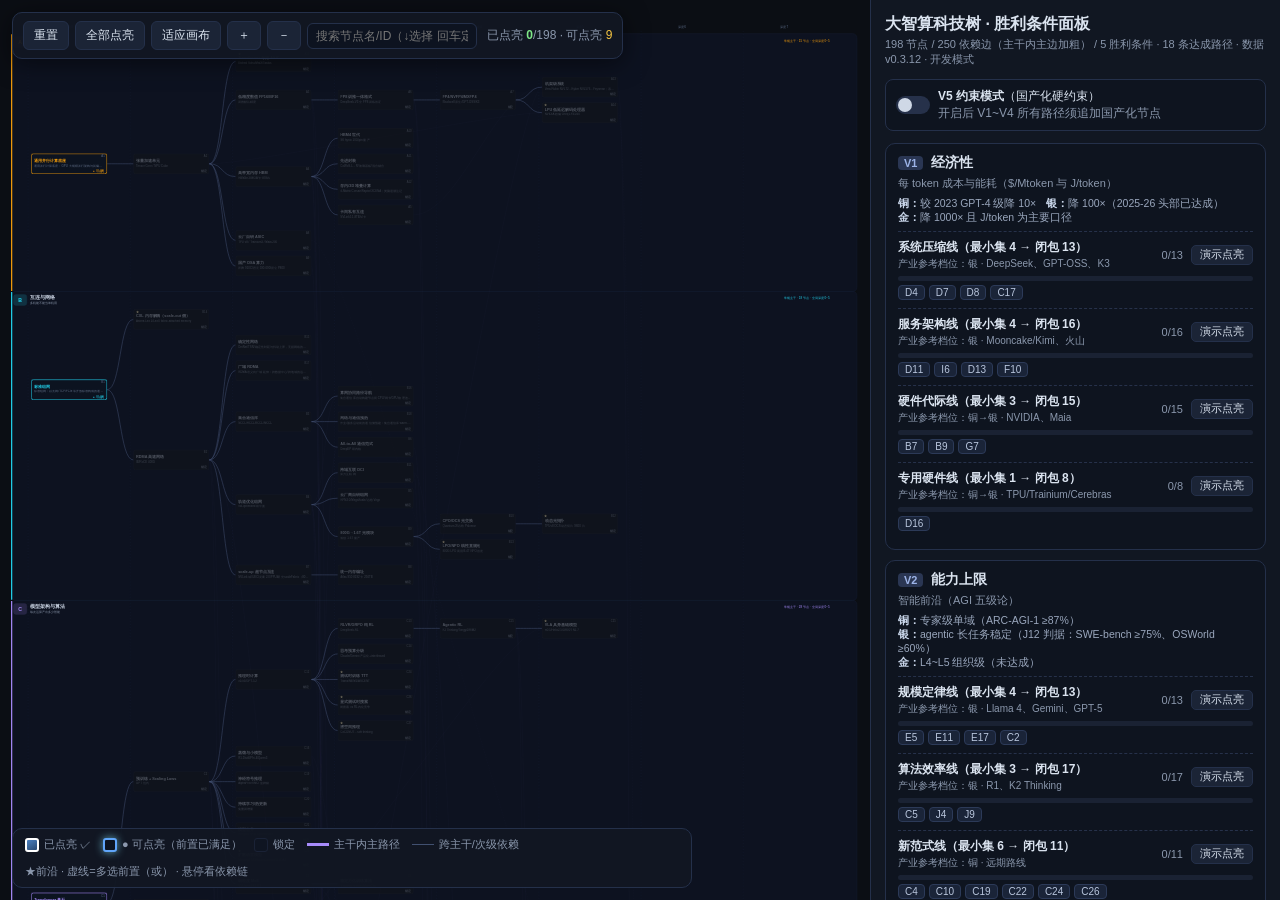
<file: viz/index.html>
<!DOCTYPE html>
<html lang="zh-CN">
<head>
<meta charset="utf-8">
<meta name="viewport" content="width=device-width, initial-scale=1">
<title>大智算科技树 · 交互式可视化</title>
<link rel="stylesheet" href="style.css">
</head>
<body>
<div id="app">
 <div id="stage">
  <svg id="tree"><g id="world"></g></svg>
  <div id="toolbar">
   <button id="btnReset">重置</button><button id="btnAll">全部点亮</button>
   <button id="btnFit">适应画布</button><button id="btnZin">＋</button><button id="btnZout">－</button>
   <div id="searchWrap"><input id="search" placeholder="搜索节点名/ID（↓选择 回车定位）"><div id="searchDrop"></div></div>
   <span id="stats"></span>
  </div>
  <div id="legend"></div>
  <div id="tooltip"></div>
  <div id="toast"></div>
 </div>
 <div id="sidebar"></div>
</div>
<div id="nodeModal"><div class="mbox" id="mbox"></div></div>
<div id="selftest"></div>
<script src="config.js"></script>
<script src="app.js"></script>
</body>
</html>
</file>
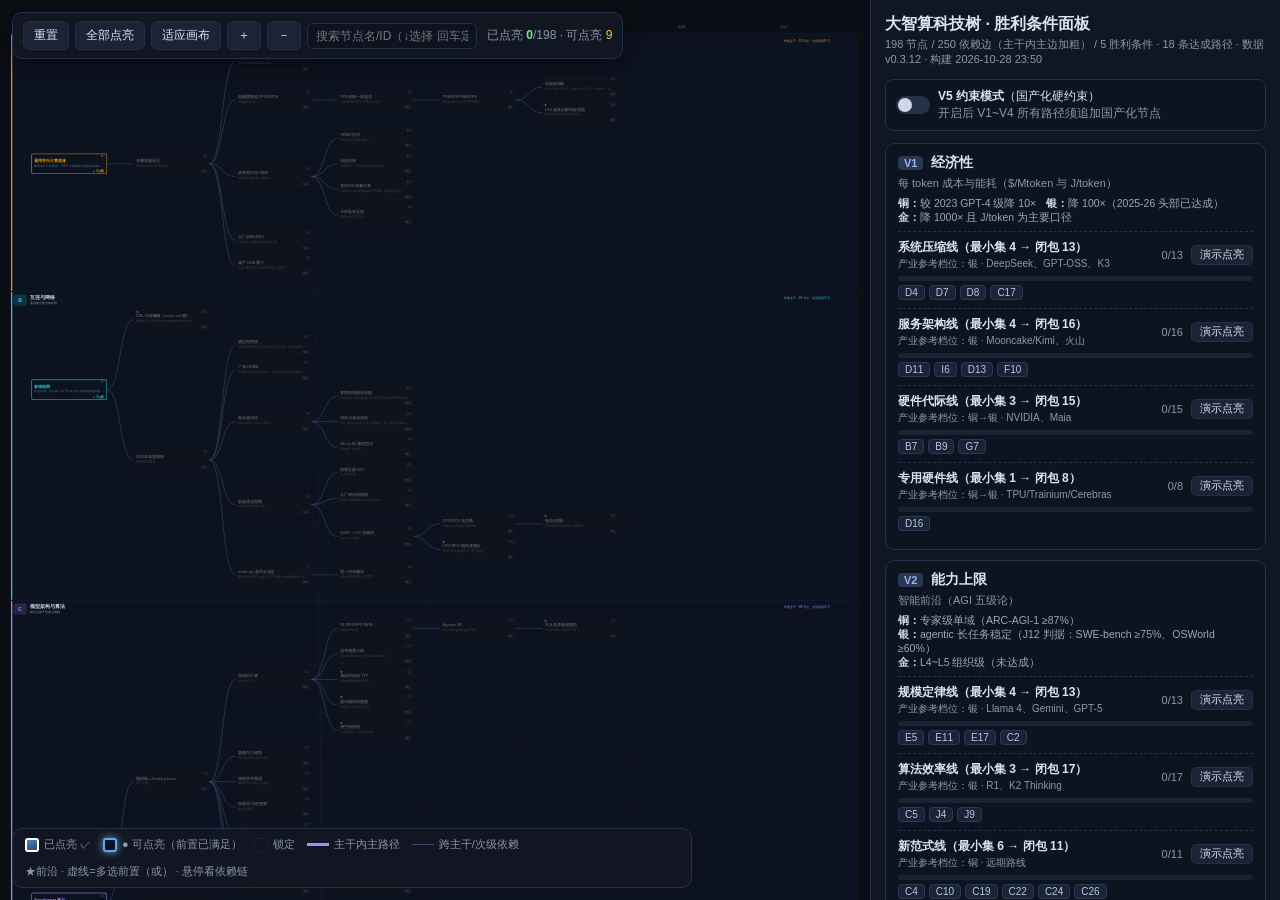
<file: 智算科技树-v1.0.html>
<!DOCTYPE html>
<html lang="zh-CN">
<head>
<meta charset="utf-8">
<meta name="viewport" content="width=device-width, initial-scale=1">
<title>大智算科技树 · 交互式可视化</title>
<style>
:root{--bg:#0b0e14;--panel:#111722;--panel2:#0e141f;--line:#24304a;--txt:#dbe4f0;--dim:#8b98ad;--gold:#f5c542;}
*{box-sizing:border-box;margin:0;padding:0;}
html,body{height:100%;}
body{background:var(--bg);color:var(--txt);font-family:"Segoe UI","Microsoft YaHei","PingFang SC",sans-serif;overflow:hidden;}
#app{display:flex;height:100vh;}
#stage{flex:1;position:relative;overflow:hidden;}
svg#tree{width:100%;height:100%;cursor:grab;display:block;}
svg#tree.panning{cursor:grabbing;}
#toolbar{position:absolute;top:12px;left:12px;z-index:10;display:flex;gap:6px;align-items:center;flex-wrap:wrap;
 background:rgba(17,23,34,.94);border:1px solid var(--line);border-radius:10px;padding:8px 10px;box-shadow:0 4px 24px rgba(0,0,0,.5);}
#toolbar button{background:#1b2436;color:var(--txt);border:1px solid var(--line);border-radius:6px;padding:5px 10px;cursor:pointer;font-size:12px;}
#toolbar button:hover{background:#27334d;border-color:#3a4c75;}
#stats{font-size:12px;color:var(--dim);margin-left:4px;white-space:nowrap;}
#stats b{color:#7ee787;}
#stats i{color:#f5c542;font-style:normal;}
#search{background:#0d1320;border:1px solid var(--line);color:var(--txt);border-radius:6px;padding:5px 8px;font-size:12px;width:170px;}
#searchWrap{position:relative;display:flex;}
#searchDrop{position:absolute;top:calc(100% + 5px);left:0;z-index:15;min-width:250px;max-width:360px;max-height:320px;overflow-y:auto;
 display:none;background:rgba(13,19,32,.98);border:1px solid #3a4c75;border-radius:8px;padding:4px;box-shadow:0 8px 28px rgba(0,0,0,.6);}
.sitem{display:flex;align-items:center;gap:8px;padding:5px 8px;border-radius:6px;cursor:pointer;font-size:11.5px;}
.sitem:hover,.sitem.act{background:#1d2942;}
.sid{background:#2a3653;border-radius:4px;padding:0 5px;font-size:10px;color:#9db4e8;flex-shrink:0;}
.snm{color:#c6d2e4;flex:1;white-space:nowrap;overflow:hidden;text-overflow:ellipsis;}
.str{color:#5a6a86;font-size:10px;flex-shrink:0;}
#legend{position:absolute;bottom:12px;left:12px;z-index:10;background:rgba(17,23,34,.94);border:1px solid var(--line);
 border-radius:10px;padding:8px 12px;font-size:11px;color:var(--dim);display:flex;gap:12px;flex-wrap:wrap;max-width:680px;}
.lg{display:flex;align-items:center;gap:5px;}
.sw{width:14px;height:14px;border-radius:3px;display:inline-block;}
#sidebar{width:410px;flex-shrink:0;background:var(--panel);border-left:1px solid var(--line);overflow-y:auto;padding:14px;}
#sidebar h1{font-size:16px;margin-bottom:2px;}
#sidebar .sub{font-size:11px;color:var(--dim);margin-bottom:12px;}
.modeRow{display:flex;align-items:center;gap:8px;background:var(--panel2);border:1px solid var(--line);border-radius:8px;padding:8px 10px;margin-bottom:12px;font-size:12px;}
.modeRow label{cursor:pointer;display:flex;align-items:center;gap:8px;flex:1;}
.switch{position:relative;width:34px;height:18px;background:#26314a;border-radius:9px;transition:.2s;flex-shrink:0;}
.switch.on{background:#b2356d;}
.switch i{position:absolute;top:2px;left:2px;width:14px;height:14px;background:#cfd8e6;border-radius:50%;transition:.2s;}
.switch.on i{left:18px;background:#fff;}
.vcard{background:var(--panel2);border:1px solid var(--line);border-radius:10px;padding:10px 12px;margin-bottom:10px;transition:box-shadow .3s,border-color .3s;}
.vcard.achieved{border-color:var(--gold);box-shadow:0 0 18px rgba(245,197,66,.25);}
.vhead{display:flex;align-items:center;gap:8px;font-size:14px;font-weight:600;}
.vid{background:#2a3653;border-radius:4px;padding:1px 6px;font-size:11px;color:#9db4e8;}
.vhead .ach{margin-left:auto;color:var(--gold);font-size:12px;font-weight:600;display:none;}
.vcard.achieved .ach{display:inline;}
.vdef{font-size:11px;color:var(--dim);margin:4px 0 6px;}
.vtiers{font-size:10.5px;color:#9aa7bd;margin-bottom:6px;}
.vtiers span{display:inline-block;margin-right:10px;}
.vtiers b{color:#c9d6ea;font-weight:600;}
.path{border-top:1px dashed #26314a;padding:7px 0 4px;}
.prow{display:flex;align-items:center;gap:8px;}
.pname{font-size:12px;font-weight:600;flex:1;}
.pname .rep{display:block;font-weight:400;font-size:10px;color:var(--dim);margin-top:1px;}
.pnum{font-size:11px;color:var(--dim);white-space:nowrap;}
.pnum.done{color:var(--gold);font-weight:700;}
.pbar{height:5px;background:#1a2233;border-radius:3px;margin:5px 0 4px;overflow:hidden;}
.pfill{height:100%;width:0%;background:linear-gradient(90deg,#3b6ea5,#5aa2e0);border-radius:3px;transition:width .25s;}
.path.done .pfill{background:linear-gradient(90deg,#b8862d,var(--gold));}
.pnodes{display:flex;flex-wrap:wrap;gap:4px;margin-bottom:4px;}
.chip{font-size:10px;background:#1a2438;border:1px solid #2c3a58;color:#b9c6dd;border-radius:4px;padding:1px 6px;cursor:pointer;}
.chip.lit{background:#173a2a;border-color:#2f7a4f;color:#8fe3a8;}
.chip:hover{border-color:#5aa2e0;}
.demoBtn{background:#1b2436;color:var(--txt);border:1px solid var(--line);border-radius:5px;padding:2px 8px;font-size:10.5px;cursor:pointer;}
.demoBtn:hover{background:#27334d;}
.foot{font-size:10.5px;color:var(--dim);margin-top:8px;line-height:1.6;}
/* ---- 主干带 ---- */
.bandbg{fill:#0d1220;stroke:#1b2540;stroke-width:1;}
.bandaccent{stroke-width:4;}
.btitle{fill:#d7e1f0;font-size:15px;font-weight:700;}
.bq{fill:#8b98ad;font-size:10.5px;}
.bmeta{font-size:10px;}
.grid{stroke:#1b2540;stroke-width:1;stroke-dasharray:3 7;}
.dlab{fill:#5a6a86;font-size:10px;}
/* ---- 节点卡（foreignObject 内） ---- */
.ncard{width:100%;height:100%;background:#0f1522;border:1.5px solid #242f4a;border-radius:8px;
 padding:6px 8px 12px 8px;display:flex;flex-direction:column;justify-content:center;
 font-size:11px;line-height:1.25;color:#7d8aa1;transition:all .15s;position:relative;overflow:hidden;}
.ncard .nm{font-weight:600;font-size:12.5px;color:#c6d2e4;display:-webkit-box;-webkit-line-clamp:2;-webkit-box-orient:vertical;overflow:hidden;}
.ncard .ds{font-size:9.5px;margin-top:2px;overflow:hidden;text-overflow:ellipsis;white-space:nowrap;color:#5f6c84;}
.ncard .iid{position:absolute;top:3px;right:6px;font-size:9px;color:#5a6a86;}
.st{position:absolute;right:7px;bottom:3px;font-size:9px;font-weight:700;letter-spacing:.5px;}
g.node.locked .ncard{opacity:.5;filter:saturate(.35);}
g.node.locked .st::before{content:"锁定";color:#5c6a86;}
g.node.locked .ncard .nm{color:#8b98ad;}
g.node.available .ncard{background:#0c1320;border:2px solid var(--tc);
 box-shadow:0 0 16px color-mix(in srgb,var(--tc) 55%,transparent);animation:pulse 2s infinite;}
g.node.available .ncard .nm{color:var(--tc);font-weight:700;}
g.node.available .st::before{content:"● 可点亮";color:var(--tc);}
g.node.lit .ncard{background:linear-gradient(150deg,color-mix(in srgb,var(--tc) 68%,#0b0f18),color-mix(in srgb,var(--tc) 36%,#0b0f18));
 border:2px solid #fff;box-shadow:0 0 18px color-mix(in srgb,var(--tc) 85%,transparent);}
g.node.lit .ncard .nm{color:#fff;font-weight:700;}
g.node.lit .ncard .ds{color:#ffffffcc;}
g.node.lit .st::before{content:"✓ 已点亮";color:#fff;}
g.node.frontier .ncard{border-style:dashed;}
g.node.flash .ncard{animation:flash .5s ease-in-out 5;opacity:1;filter:none;}
g.node.hlg .ncard{box-shadow:0 0 0 2.5px #fff,0 0 16px #fff4;}
@keyframes pulse{0%,100%{box-shadow:0 0 5px color-mix(in srgb,var(--tc) 30%,transparent);}50%{box-shadow:0 0 20px color-mix(in srgb,var(--tc) 80%,transparent);}}
@keyframes flash{0%,100%{background:#0f1522;box-shadow:none;}
 50%{background:linear-gradient(150deg,color-mix(in srgb,var(--tc) 75%,#0b0f18),color-mix(in srgb,var(--tc) 42%,#0b0f18));
  border-color:#fff;box-shadow:0 0 24px color-mix(in srgb,var(--tc) 90%,transparent);}}
.badge{position:absolute;top:3px;left:7px;font-size:9px;font-weight:700;display:flex;gap:5px;}
.badge .fr{color:var(--gold);}
.badge .dm{color:#ff9ad5;display:none;}
body.constraint .badge .dm{display:inline;}
#tooltip{position:absolute;z-index:20;pointer-events:none;background:rgba(10,14,21,.97);border:1px solid #3a4c75;
 border-radius:8px;padding:10px 12px;font-size:11.5px;max-width:340px;display:none;line-height:1.55;box-shadow:0 6px 24px rgba(0,0,0,.6);}
#tooltip b{color:#fff;font-size:12.5px;}
#tooltip .tv{color:#9db4e8;}
#tooltip .tc2{color:#8fe3a8;}
#tooltip .td{color:var(--dim);}
#toast{position:absolute;top:60px;left:50%;transform:translateX(-50%);z-index:30;background:rgba(20,27,40,.95);
 border:1px solid #3a4c75;border-radius:8px;padding:8px 16px;font-size:12px;display:none;box-shadow:0 4px 18px rgba(0,0,0,.5);}
/* ---- 边 ---- */
path.edge{fill:none;stroke:#415070;stroke-width:1.1;opacity:.14;}
path.edge.primary{stroke-width:2.6;opacity:.65;}
path.edge.on{opacity:.4;}
path.edge.primary.on{opacity:.95;}
path.edge.hlg{stroke:#fff;opacity:1;stroke-width:2.8;}
path.edge.dashed{stroke-dasharray:5 4;}
/* ---- 自检面板 ---- */
#selftest{position:fixed;right:424px;top:12px;max-width:520px;max-height:86vh;overflow:auto;display:none;
 background:rgba(10,14,21,.97);border:1px solid #3a4c75;border-radius:10px;padding:12px 16px;
 font:12px/1.8 Consolas,monospace;white-space:pre-wrap;z-index:60;box-shadow:0 6px 24px rgba(0,0,0,.6);}
#selftest b{font-size:13px;}
/* ---- 节点详情弹窗（双击触发） ---- */
#nodeModal{position:fixed;inset:0;z-index:70;display:none;align-items:center;justify-content:center;background:rgba(5,8,14,.74);}
#nodeModal.open{display:flex;}
.mbox{width:min(600px,92vw);max-height:82vh;overflow-y:auto;background:#0f1626;border:1px solid #3a4c75;border-radius:12px;padding:18px 20px;box-shadow:0 14px 52px rgba(0,0,0,.75);}
.mhead{display:flex;align-items:center;gap:10px;}
.mid{background:#2a3653;border-radius:4px;padding:2px 9px;color:#9db4e8;font-size:12px;flex-shrink:0;}
.mhead b{color:#fff;font-size:16px;flex:1;}
.mfr{color:var(--gold);font-size:12px;flex-shrink:0;}
.mdm{color:#ff9ad5;font-size:12px;flex-shrink:0;}
#mclose{background:#1b2436;border:1px solid var(--line);color:var(--txt);border-radius:6px;cursor:pointer;padding:4px 10px;font-size:12px;flex-shrink:0;}
#mclose:hover{background:#27334d;}
.mmeta{font-size:11.5px;color:#9db4e8;margin:10px 0 12px;}
.mdesc{font-size:13.5px;line-height:1.75;color:#dbe4f0;background:#0c1220;border:1px solid #22304e;border-radius:8px;padding:10px 12px;}
.mrow{display:flex;gap:10px;margin-top:10px;font-size:12.5px;line-height:1.7;}
.mrow b{flex-shrink:0;width:64px;color:#9db4e8;font-weight:600;}
.mrow span{color:#c2cede;flex:1;}
.mcrit b{color:#8fe3a8;}
.mcrit span{color:#a9e8bd;}
.mdet span{color:#dbe4f0;font-size:13px;line-height:1.75;}
.mcd span{color:#9fd8b4;}
::-webkit-scrollbar{width:9px;height:9px;}
::-webkit-scrollbar-thumb{background:#26314a;border-radius:5px;}
::-webkit-scrollbar-track{background:transparent;}

</style>
</head>
<body>
<div id="app">
 <div id="stage">
  <svg id="tree"><g id="world"></g></svg>
  <div id="toolbar">
   <button id="btnReset">重置</button><button id="btnAll">全部点亮</button>
   <button id="btnFit">适应画布</button><button id="btnZin">＋</button><button id="btnZout">－</button>
   <div id="searchWrap"><input id="search" placeholder="搜索节点名/ID（↓选择 回车定位）"><div id="searchDrop"></div></div>
   <span id="stats"></span>
  </div>
  <div id="legend"></div>
  <div id="tooltip"></div>
  <div id="toast"></div>
 </div>
 <div id="sidebar"></div>
</div>
<div id="nodeModal"><div class="mbox" id="mbox"></div></div>
<div id="selftest"></div>
<script>window.__BUILD__ = "2026-10-28 23:50";
window.TREE_DATA = {"meta": {"version": "0.3.12", "date": "2026-10-28", "source": "智算科技树-v0.2.2.md + AI4S范式层重构 + 知识图谱 + 曙光锚点 + v0.2.5 工程与前沿缺口 + v0.2.6 平台基础能力 + v0.2.7 DeepInfer 与许愿式编程 + v0.2.8 存储网络与E主干详述 + v0.2.9 判据去分级化与广域RDMA", "nodeCount": 198, "trunkCount": 11, "victoryCount": 5, "pathCount": 18}, "trunks": [{"id": "A", "name": "芯片与算力硬件", "type": "常规", "question": "单点每秒每瓦能算多少"}, {"id": "B", "name": "互连与网络", "type": "常规", "question": "多机能不能当单机用"}, {"id": "C", "name": "模型架构与算法", "type": "常规", "question": "每次运算产出多少智能"}, {"id": "D", "name": "推理系统与服务", "type": "常规", "question": "服务侧效率极限在哪"}, {"id": "E", "name": "训练系统与数据", "type": "常规", "question": "万卡月训如何稳定高效"}, {"id": "F", "name": "云原生与资源调度", "type": "常规", "question": "算力能否像电力即取即用"}, {"id": "G", "name": "智算中心与能源", "type": "常规", "question": "电和热能不能供得上"}, {"id": "H", "name": "通智一体与算力网络", "type": "后发型", "question": "通与智能否当一朵云用"}, {"id": "I", "name": "存储与数据流动", "type": "常规", "question": "数据供不上还是算不动"}, {"id": "J", "name": "Agent 与应用使能", "type": "常规", "question": "模型能力能否转化为可交付任务"}, {"id": "K", "name": "科学计算范式（AI4S）", "type": "常规", "question": "云上要承载哪几类科学计算负载"}], "nodes": [{"id": "A1", "name": "通用并行计算底座", "trunk": "A", "desc": "通用并行计算底座：GPU 大规模并行架构与其编程生态（CUDA/ROCm），一切智算负载的运行前提", "prereqs": [], "criteria": "主流框架与主流模型默认可运行即可点亮（基座）", "detail": "GPU 以数千核心的并行架构承载矩阵运算，CUDA 生态二十年积累构成事实标准：驱动、编译器、算子库、调试链全套。它决定换芯成本的本质——所有上层软件默认生长于此，是国产替代必须面对的生态高墙。", "criteriaDetail": "基座型节点：当某计算平台的工具链被所有主流框架默认支持（开箱能跑主流模型），它才具备成为产业底座的资格——这是生态成立的最低门槛。", "depth": 0, "dependents": 1}, {"id": "A2", "name": "张量加速单元", "trunk": "A", "desc": "Tensor Core / NPU Cube", "prereqs": ["A1"], "criteria": "混合精度较 FP32 加速 ≥5× 即可点亮", "detail": "在通用流处理器之外增加矩阵乘专用单元（NVIDIA Tensor Core、NPU Cube 等），把 GEMM 吞吐提升一个量级，是深度学习算力跃迁的起点——现代 AI 芯片的 AI 含量主要由它决定。", "criteriaDetail": "≥5× 是 tensor 单元相对同代 FP32 通路的主流实测加速比（各厂白皮书与 MLPerf 公开数据），达到它才意味着专用矩阵单元真正落地而非营销概念。", "depth": 1, "dependents": 6}, {"id": "A3", "name": "低精度数值 FP16/BF16", "trunk": "A", "desc": "训推默认精度", "prereqs": ["A2"], "criteria": "训练精度损失 <0.5% 即可点亮", "detail": "把训练主力数值从 FP32 降到 FP16/BF16：显存减半、吞吐翻倍；BF16 以与 FP32 等宽的指数位换取无需复杂损失缩放的稳定性，成为训推默认精度——低精度是算力经济学第一性杠杆。", "criteriaDetail": "精度损失 <0.5% 是可放心切换默认精度的业界共识线（等效噪声水平），各框架混合精度模式的公开基准均以此为验收标准。", "depth": 2, "dependents": 3}, {"id": "A4", "name": "高带宽内存 HBM", "trunk": "A", "desc": "HBM3e 288GB/卡·8TB/s", "prereqs": ["A2"], "criteria": "带宽 ≥5TB/s/卡 即可点亮", "detail": "AI 芯片的第二瓶颈是内存墙：HBM 通过 3D 堆叠 DRAM 加硅中介层提供数倍于 GDDR 的带宽（HBM3e 单卡 8TB/s 级），决定大模型能否喂得饱算力单元——卡级竞争力的一半在 HBM。", "criteriaDetail": "≥5TB/s 是当代旗舰 AI 加速器（H100/H200/B200 级）的标配带宽水平，低于它的芯片在大模型负载上会显著受限于访存而非算力。", "depth": 2, "dependents": 6}, {"id": "A5", "name": "卡间私有互连", "trunk": "A", "desc": "NVLink5 1.8TB/s/卡", "prereqs": ["A4"], "criteria": "卡间带宽 ≥8× PCIe 即可点亮", "detail": "PCIe 带宽远不够 GPU 间高频同步，私有高速互连（NVLink/开放替代）把卡间带宽提升一个量级并降低时延，是多卡协同训练和超节点域的物理基础，也是厂商锁定的重要手段。", "criteriaDetail": "≥8× PCIe 是私有互连相对通用总线的公认价值线（NVLink 各代均在此之上）——达不到就不值得绕开开放标准。", "depth": 3, "dependents": 1}, {"id": "A6", "name": "FP8 训推一体格式", "trunk": "A", "desc": "DeepSeek-V3 全 FP8 训练首证", "prereqs": ["A3"], "criteria": "训练近无损且推理成本降 ≥50% 即可点亮", "detail": "FP8 把数值宽度再砍半（E4M3/E5M2），存储、带宽、算力三重收益；DeepSeek-V3 首次证明全 FP8 训练可行后，FP8 成为训推一体的默认格式——训练侧与推理侧共享同一量化格式，消除转换损耗。", "criteriaDetail": "训练近无损加推理成本减半是 FP8 从实验格式变成生产格式的分界（V3 为首个公开实例），两条同时成立才值得全栈切换。", "depth": 3, "dependents": 3}, {"id": "A7", "name": "FP4/NVFP4/MXFP4", "trunk": "A", "desc": "Blackwell 原生/GPT-OSS/K3", "prereqs": ["A6"], "criteria": "推理掉点 ≤1~2% 且显存减半即可点亮", "detail": "Blackwell 代原生 FP4/NVFP4/MXFP4 把推理权重压到 4bit 且由硬件直接计算，配合 GPT-OSS/K3 等模型的 FP4 训推发布，万亿 MoE 得以塞进单机——推理成本曲线再次陡降。", "criteriaDetail": "掉点 ≤1~2% 且显存减半是 FP4 商用的可接受包线（官方模型卡公开数据为证）——超过该损失则 4bit 的成本收益不抵质量代价。", "depth": 4, "dependents": 2}, {"id": "A8", "name": "云厂自研 ASIC", "trunk": "A", "desc": "TPU v8 / Trainium3 / Maia 200", "prereqs": ["A2"], "criteria": "自用规模 ≥10 万卡等效且 token/$ 优于同代 GPU 即可点亮", "detail": "头部云厂绕开 GPU 通用性为自家负载定制 ASIC（谷歌 TPU、亚马逊 Trainium、微软 Maia）：按自家模型的算子画像裁剪，单位 token 成本显著低于商用 GPU，并以多年机队锁定供应链——云厂商垂直整合的极致形态。", "criteriaDetail": "10 万卡等效加 token/$ 优于同代 GPU 是自研 ASIC 成立的双门槛：前者证明规模真实（而非样片），后者证明定制收益覆盖研发摊销——TPU/Trainium 均已公开达标。", "depth": 2, "dependents": 1}, {"id": "A9", "name": "国产 DSA 算力", "trunk": "A", "desc": "昇腾 910C/思元 590-690/昆仑 P800", "prereqs": ["A2"], "criteria": "国产芯片推理规模商用即可点亮；支撑万卡级训练为领先", "detail": "国产 AI 芯片三路线并行：昇腾（达芬奇架构+全栈 CANN）、思元（云端推理起家）、昆仑（互联网自用延伸）。生态（框架适配、算子覆盖、工具链）比峰值算力更决定商用进度，是 V5 生态自主的硬件底座。", "criteriaDetail": "推理规模商用指在公有云或行业生产环境规模化承载真实流量（非试点）——它是国产芯片从可用到敢用的分界，也是 V5 铜档判据的硬件侧对应。", "depth": 2, "dependents": 1}, {"id": "A10", "name": "HBM4 世代", "trunk": "A", "desc": "SK hynix 10G/pin 量产", "prereqs": ["A4"], "criteria": "单卡 ≥288GB 且 ≥10TB/s 即可点亮", "detail": "HBM4 把接口速率提至 10G/pin 并翻通道位宽，单堆栈带宽与容量再上台阶（SK hynix 量产 10G/pin）；它决定下一代旗舰平台的模型驻留能力与长上下文经济性。", "criteriaDetail": "≥288GB 且 ≥10TB/s 是 HBM4 世代量产卡的公开规格线（SK hynix/三星路线图），达到即代表进入下一代内存平台竞争。", "depth": 3, "dependents": 0}, {"id": "A11", "name": "先进封装", "trunk": "A", "desc": "CoWoS-L→R/玻璃基板/混合键合", "prereqs": ["A4"], "criteria": "大芯片（reticle 级以上）量产良率可支撑即可点亮", "detail": "摩尔定律放缓后性能延续靠封装：CoWoS 把逻辑 die 与 HBM 拼装为超大芯片，玻璃基板与混合键合打开下一步密度空间。CoWoS 产能曾直接决定全球旗舰 GPU 供给——封装已成战略瓶颈环节。", "criteriaDetail": "量产良率可支撑指大芯片封装成本与良率能支撑百万级年出货——这是先进封装从实验室走向产能的判据，台积电 CoWoS 为公开标杆。", "depth": 3, "dependents": 0}, {"id": "A12", "name": "存内/3D 堆叠计算", "trunk": "A", "desc": "d-Matrix Corsair/Raptor/XCENA；类脑退潮注记", "prereqs": ["A4"], "criteria": "存内计算推理芯片商用落地即可点亮（研究级原型为起步）", "detail": "把计算单元嵌入存储近旁（CIM/近存计算），消解冯诺依曼搬运瓶颈，d-Matrix Corsair 等瞄准推理延迟与能效；类脑等更远方向已退潮注记。适合延迟敏感与超低功耗推理场景。", "criteriaDetail": "商用落地（有客户量产部署与公开订单）是 CIM 从论文走向产业的分界——目前全球仅少数玩家接近该线，多数仍处原型阶段。", "depth": 3, "dependents": 0}, {"id": "A13", "name": "机架级系统", "trunk": "A", "desc": "Vera Rubin NVL72→Kyber NVL576→Feynman；系统级超节点对标：CloudMatrix384（384×910C，以系统工程规模换单卡劣势）", "prereqs": ["A5", "A7", "G1"], "criteria": "单机架 ≥1EF（FP4）液冷交付即可点亮", "detail": "scale-up 从卡级走向机架级：NVL72 把 72 颗 GPU 编址为单一加速域，Kyber NVL576 再向机架列延伸；供电、液冷、结构设计成为算力交付的一部分——机架即计算机。CloudMatrix384 以系统工程规模对标该路线。", "criteriaDetail": "单机架 ≥1EF（FP4）且液冷交付是机架即计算机成立的量化标志（NVL72 公开规格）——它意味着算力供给单位从卡变为柜，交付与运维模式随之重构。", "depth": 5, "dependents": 1}, {"id": "A14", "name": "LPU 低延迟解码处理器", "trunk": "A", "frontier": true, "desc": "NVIDIA 收编 Groq LP35/40", "prereqs": ["A2", "A7"], "criteria": "单流解码时延显著低于 GPU 且规模商用即可点亮", "detail": "Groq LPU 以确定性数据流架构消除 HBM 依赖，单流解码吞吐与时延远超 GPU；被 NVIDIA 收编（LP35/40）后该路线进入主流验证期——解码专硬是推理专用化的激进分支。", "criteriaDetail": "单流解码与 GPU 解耦（时延/吞吐数量级优势）且商用部署，是该架构路线成立的标志——此前它长期停留在演示惊艳、部署罕见的阶段。", "depth": 5, "dependents": 1}, {"id": "A15", "name": "Transformer 专用 ASIC", "trunk": "A", "frontier": true, "desc": "Etched Sohu/MatX/Taalas", "prereqs": ["A2"], "criteria": "特定模型族 token/$ 优势 ≥2× 且量产交付即可点亮（流片验证为起步）", "detail": "把 Transformer 结构直接烧进芯片（Etched Sohu、MatX 等）：架构写死换取极致密度与能效，赌的是 Transformer 十年不变。风险与收益都极高——若成立，专用推理成本再降一个量级。", "criteriaDetail": "token/$ 优势 ≥2× 是架构专用化值得承担生态风险的收益门槛（相对同代 GPU 同任务）；仅流片不交付不算点亮。", "depth": 2, "dependents": 0}, {"id": "B1", "name": "标准组网", "trunk": "B", "desc": "标准组网：以太网/TCP/PCIe 等开放标准构成的通用互连底座", "prereqs": [], "criteria": "基座（开放标准组件全球多源可用）", "detail": "开放标准互连（以太网生态、TCP/IP 栈、PCIe 总线）构成一切组网的公共底座：成本由全球生态摊薄、多厂商互通。智算专用网络（RDMA/私有互连）均生长其上，或在其内做增强（无损以太）。", "criteriaDetail": "基座型节点：开放标准组件全球多源可用即点亮，无量化门槛。", "depth": 0, "dependents": 2}, {"id": "B2", "name": "RDMA 高速网络", "trunk": "B", "desc": "IB/RoCE 400G", "prereqs": ["B1"], "criteria": "μs 级时延支撑万卡集合通信即可点亮", "detail": "内核旁路加零拷贝的远程直接内存访问（IB/RoCE 400G），把网络时延压到微秒级、CPU 卸载到网卡：万卡 AllReduce 的前提。IB 封闭生态与 RoCE/超以太（UEC）开放路线之争是组网层的主线叙事。", "criteriaDetail": "μs 级时延支撑万卡指大规模 AllReduce 下集合通信效率不塌（NCCL 带宽利用率九成以上）——这是万卡训练对网络的公认底线要求。", "depth": 1, "dependents": 8}, {"id": "B3", "name": "集合通信库", "trunk": "B", "desc": "NCCL/HCCL/BCCL/MCCL", "prereqs": ["B2"], "criteria": "AllReduce 满足万卡效率即可点亮", "detail": "把 AllReduce/AllGather 等集合通信原语按拓扑优化为环/树算法，自动探测机内机间层级选择路径（NCCL/HCCL 等各厂分叉）。它决定通信效率的一半，也是国产芯片必夺的生态要地。", "criteriaDetail": "万卡作业下集合通信带宽利用率达硬件九成左右（NCCL 公开水准）即为达标——通信库没调好，再快的网也白搭。", "depth": 2, "dependents": 3}, {"id": "B4", "name": "轨道优化组网", "trunk": "B", "desc": "rail-optimized 双平面", "prereqs": ["B2"], "criteria": "万卡作业月级稳定运行即可点亮", "detail": "把同号 GPU（rail）与同号网卡一一对应组网，流量按轨道分流消除跨轨拥塞，是当下智算中心组网的事实标准（轨道优化双平面）；月级稳定运行考验的是整网运维而不仅是架构。", "criteriaDetail": "万卡作业月级稳定指连续一个月不因网络故障中断训练（配合 E7 容错），是头部智算中心的公开运营水平。", "depth": 2, "dependents": 7}, {"id": "B5", "name": "云厂商自研组网", "trunk": "B", "desc": "HPN2.0/MegaScale/谷歌 Virgo", "prereqs": ["B4"], "criteria": "≥1.5 万卡单集群商用运行即可点亮", "detail": "超大规模自建网络绕开商用设备极限：阿里 HPN2.0 双平面、字节 MegaScale、谷歌 Virgo 按自家训练负载定制拓扑与协议栈，支撑 1.5 万卡以上单集群——网络成为云厂自研深水区。", "criteriaDetail": "1.5 万卡单集群商用是自研组网超越商用方案极限的标志线（HPN2.0 论文公开规模），公开论文或生产报告可证。", "depth": 3, "dependents": 0}, {"id": "B6", "name": "All-to-All 通信范式", "trunk": "B", "desc": "DeepEP 双内核", "prereqs": ["B3", "C5"], "criteria": "EP 训推计算通信重叠即可点亮", "detail": "MoE 专家并行把通信范式从 AllReduce 转向 All-to-All 分发/汇聚：DeepEP 双内核（高吞吐域 + 低时延域）把专家路由通信与计算重叠隐藏，是万亿 MoE 训推的通信底座。", "criteriaDetail": "计算与通信重叠后 MoE 层效率损失 <10%（DeepEP 公开数据水准）即为达标——All-to-All 没做好，MoE 的算力节省会被通信吃光。", "depth": 3, "dependents": 1}, {"id": "B7", "name": "scale-up 超节点互连", "trunk": "B", "desc": "NVLink 域/UEC/灵衢 2.0/PPU/曙光 scaleFabric（800G 类 IB、单子网 11 万卡）", "prereqs": ["B2"], "criteria": "域内 ≥1.8TB/s 且 ≥72 卡编址即可点亮", "detail": "把多卡当一卡用的私有互连域做大：NVLink 域、UEC 开放标准、灵衢 2.0、PPU、曙光 scaleFabric（800G 类 IB、单子网 11 万卡）等路线并行——超节点域规模决定单作业可用的逻辑单机上限。", "criteriaDetail": "域内带宽 ≥1.8TB/s（NVLink5 水准）且 ≥72 卡编址是超节点区别于普通机内互连的量化线（NVL72 公开规格）。", "depth": 2, "dependents": 1}, {"id": "B8", "name": "统一内存编址", "trunk": "B", "desc": "Atlas 950 8192 卡 256TB", "prereqs": ["B7"], "criteria": "≥千卡域内存统一编址池化即可点亮", "detail": "把超节点域内所有卡的内存编成统一地址空间（华为 Atlas 950 达 8192 卡 256TB），跨卡访存像本地一样编程——它消解模型必须切分的前提，是超节点路线的软件制高点。", "criteriaDetail": "千卡级域内统一编址并支撑真实负载（非演示）是统一内存从论文到平台的分界——Atlas 950 公开规格为当前公开标杆。", "depth": 3, "dependents": 0}, {"id": "B9", "name": "800G→1.6T 光模块", "trunk": "B", "desc": "旭创 1.6T 量产", "prereqs": ["B4"], "criteria": "1.6T 单端口功耗 ≤30W 即可点亮", "detail": "800G 光模块已放量、1.6T 进入量产（旭创等），智算中心间与机柜间的每 bit 成本持续下探；单端口功耗是规模化的硬约束——光模块是智算网络里出货量最大的硬件品类。", "criteriaDetail": "1.6T ≤30W 是下一代光口在机架功率预算内规模部署的公认工程线（旭创等厂商公开参数）。", "depth": 3, "dependents": 2}, {"id": "B10", "name": "CPO/OCS 光交换", "trunk": "B", "desc": "Quantum-X/谷歌 Palomar", "prereqs": ["B9"], "criteria": "CPO/OCS 在超大规模数据中心规模商用即可点亮", "detail": "共封装光学（CPO）把光引擎挪到交换芯片旁消解可插拔功耗墙；OCS 光路交换以微秒级光路重构替代部分电交换（谷歌 Palomar 大规模部署、NVIDIA Quantum-X 产品化）——光层正在吃进网络。", "criteriaDetail": "规模商用指在超大规模生产环境（数万卡级）长期运行且成本曲线可持续——谷歌 OCS 为已验证实例，CPO 已进入放量验证期。", "depth": 4, "dependents": 1}, {"id": "B11", "name": "跨域互联 DCI", "trunk": "B", "desc": "算力互联网", "prereqs": ["B4"], "criteria": "跨集群协同（训练/数据）可验证即可点亮；运营级互联为领先", "detail": "数据中心间互联（DCI）承载算力互联网的跨域流量：长距大带宽传输、数据面协同与控制面互通，是国家算力枢纽间与跨区域训练（E9）的物理层。", "criteriaDetail": "跨集群协同可验证（跨域训练/数据同步实验成功）是 DCI 服务智算的起点判据；达到运营级（常态化跨域作业）为领先。", "depth": 3, "dependents": 2}, {"id": "B12", "name": "动态光拓扑", "trunk": "B", "frontier": true, "desc": "TPUv8 OCS 动态切片 9600 片", "prereqs": ["B10"], "criteria": "网络拓扑随作业负载动态重构且规模生产运行即可点亮", "detail": "OCS 让网络拓扑从建设时定格变为运行时可重构：TPUv8 已用 9600 片 OCS 按训练作业切片重构光路——拓扑成为调度变量，网络资源利用率跃升，是算网协同的硬件级形态。", "criteriaDetail": "拓扑随作业重构并在生产规模运行（谷歌 TPUv8 公开部署）即达标——小规模演示不算。", "depth": 5, "dependents": 0}, {"id": "B13", "name": "LPO/NPO 线性直驱光", "trunk": "B", "frontier": true, "desc": "800G LPO 商用/6.4T NPO 首发", "prereqs": ["B9"], "criteria": "互连链路功耗降 ≥50% 且规模商用即可点亮", "detail": "线性直驱光学（LPO）去掉重定时 DSP，功耗与时延大幅下降（800G LPO 商用、6.4T NPO 首发）；在 scale-out 短距场景性价比极高，是光互连够用就好路线的代表。", "criteriaDetail": "功耗降 ≥50%（相对同速可插拔）是该技术路线成立的收益门槛，且需规模商用佐证而非样品参数。", "depth": 4, "dependents": 0}, {"id": "B14", "name": "CXL 内存解耦（scale-out 侧）", "trunk": "B", "frontier": true, "desc": "Astera Leo 2/LeoX fabric-attached memory", "prereqs": ["B1"], "criteria": "跨机内存池规模商用即可点亮", "detail": "CXL 在 scale-out 侧实现内存解耦与池化（Astera Leo 2/LeoX fabric-attached memory）：内存从服务器私有变为网络共享资源，提升利用率并为 KV cache/数据库类负载提供大内存池。", "criteriaDetail": "跨机内存池商用（真实生产负载部署）即为达标——该方向长期呼声大部署少，商用是分界线。", "depth": 1, "dependents": 0}, {"id": "B15", "name": "确定性网络", "trunk": "B", "desc": "DetNet/TSN/确定性时延与抖动上界，无损网络的跨域延伸——算力并网（H4/H5）与跨集群训推（E9）的跨域 SLA 底座", "prereqs": ["B2"], "criteria": "跨域 P99.9 时延抖动上界可承诺即可点亮", "detail": "在无损网络之上再承诺时延与抖动上界（DetNet/TSN 体系）：跨域流量从尽力而为变为可合同化，是算力并网（H4/H5）承诺跨域 SLA、跨集群训练（E9）控制同步误差的底座。运营商确定性骨干是主要供给方。", "criteriaDetail": "跨域 P99.9 抖动上界可承诺指运营商或专线能给出可签约的确定性指标——从技术指标变成商务承诺，是确定性网络商用的标志。", "depth": 2, "dependents": 0}, {"id": "B16", "name": "算网协同路径导航", "trunk": "B", "desc": "集合通信库自动构建节点间 CPU/网卡/GPU 物理连接拓扑，结合云算网协同实现流量最优路径；集合通信库与网络控制器交互拓扑信息，实现通信流量全局负载分担", "prereqs": ["B3", "B4"], "criteria": "拓扑感知全局负载分担万卡级生产化（链路利用率均衡可量化）即可点亮", "detail": "集合通信库自动探测并构建节点间 CPU/网卡/GPU 物理连接拓扑，上报网络控制器；控制器结合全网视图下发转发策略，实现流量最优路径与全局负载分担——通信与网络从各自优化走向协同求解，是智算网络利用率跃升的关键机制。", "criteriaDetail": "万卡级生产环境中拓扑感知全局负载分担落地、链路利用率方差可量化收敛即为达标——相比静态 ECMP，它直接决定大作业的通信尾延迟。", "depth": 3, "dependents": 0}, {"id": "B17", "name": "广域 RDMA", "trunk": "B", "desc": "RDMA 语义向广域延伸：跨数据中心/跨地域的远端内存直接访问与无损长距传输（长距 RoCE/SoftRoCE over WAN）——跨集群训练（E9）与跨域数据直传（B11/H5）的传输底座", "prereqs": ["B2"], "criteria": "长距（数百公里级）无损 RDMA 稳定传输，带宽与时延抖动满足跨集群训练/数据同步要求即可点亮", "detail": "把 RDMA 的内存语义延伸到广域：长距 RoCE/SoftRoCE over WAN 实现跨数据中心远端内存直接访问与无损长距传输，配合丢包重传与拥塞控制适配公网特性——跨集群训练（E9）与跨域数据直传的传输底座。", "criteriaDetail": "数百公里级长距无损 RDMA 稳定传输、带宽与抖动满足跨集群训练/数据同步要求即达标——长距下 TCP 吞吐崩塌、普通 RDMA 丢包敏感，能稳定跑通即是工程分界。", "depth": 2, "dependents": 0}, {"id": "B18", "name": "网络与通信预热", "trunk": "B", "desc": "作业/服务启动前的通信侧预建：集合通信库 warm-up（communicator 与 channel 预热、消除首步集合通信冷抖动）、路由/流表与连接池预热、算网协同下的路径预建——与镜像预热（I7 preheat）、数据预取（I10）构成作业冷启动优化三件套", "prereqs": ["B3"], "criteria": "万卡作业通信就绪时间显著缩短（首步通信无冷抖动）且预热与调度联动生产化即可点亮", "detail": "冷启动的最后一块短板在通信：NCCL 等 communicator 建立与 channel 协商耗时且首步集合通信抖动大，服务连接池与交换机路由/流表同样存在冷态。预热把建链、路由下发、warm-up 迭代提前到作业落位之前完成——与调度器联动后，万卡作业从调度成功到稳定通信的等待从分钟级压到秒级。", "criteriaDetail": "判定标准是作业启动链路的通信就绪时间可观测且显著缩短（首步 AllReduce 与稳态偏差 <5%），且 preheat 由调度事件自动触发（非人工脚本）——冷启动时间直接换算为有效训练或服务时间，是平台精细化运营的标配能力。", "depth": 3, "dependents": 0}, {"id": "C1", "name": "Transformer 基石", "trunk": "C", "desc": "Transformer 基石：自注意力机制与残差堆叠架构，一切大模型的公共底座", "prereqs": [], "criteria": "基座（事实标准架构）", "detail": "Attention is All You Need 确立的自注意力架构：序列元素两两交互、完全并行、随数据与参数平滑扩展——它统一了 NLP/视觉/语音/科学计算的建模语言，是整棵科技树上被依赖最广的节点。", "criteriaDetail": "基座节点：作为事实标准架构无需门槛判据——被点亮是历史事实而非待达成目标。", "depth": 0, "dependents": 4}, {"id": "C2", "name": "预训练 + Scaling Laws", "trunk": "C", "desc": "GPT 范式", "prereqs": ["C1"], "criteria": "规模外推误差 <5% 即可点亮", "detail": "GPT 范式确立预训练加下一词预测的通用能力获取方式，Scaling Laws 给出算力/数据/参数的能力预测公式：训练从炼丹变为工程规划——损失曲线可预测意味着千亿投入可以事前论证。", "criteriaDetail": "规模外推误差 <5% 指小规模拟合的 scaling 曲线能预测大模型最终损失（Chinchilla 等公开研究水准）——达不到就无法用小实验为大投入背书。", "depth": 1, "dependents": 9}, {"id": "C3", "name": "注意力高效化", "trunk": "C", "desc": "GQA→MLA（KV 压缩 93%）", "prereqs": ["C1"], "criteria": "KV 降幅 ≥8× 且近无损即可点亮", "detail": "注意力 KV 缓存是推理显存大头：GQA 共享查询头、MLA 潜空间压缩把 KV 骤降一个量级（DeepSeek MLA 压缩 93%），直接决定长上下文与高并发的经济性——架构层降本第一刀。", "criteriaDetail": "KV 降幅 ≥8× 且精度近无损是注意力压缩技术商用的公认收益线（MLA 公开数据）——降幅不达标或掉点明显都不值得切换。", "depth": 1, "dependents": 3}, {"id": "C4", "name": "线性/混合注意力", "trunk": "C", "desc": "Kimi Linear/Qwen3-Next/M3", "prereqs": ["C3"], "criteria": "旗舰模型量产采用且长序列成本降 ≥50% 即可点亮", "detail": "把注意力的平方复杂度降为线性（Mamba/线性注意力/混合层架构）：Kimi Linear、Qwen3-Next、MiniMax M2 等旗舰已混合部署——超长上下文的成本曲线被改写，是近期架构竞争的焦点。", "criteriaDetail": "旗舰量产加长序列成本降 ≥50%（各模型技术报告公开）是线性化从刷分论文到改变成本结构的分界——Kimi Linear 等已达。", "depth": 2, "dependents": 0}, {"id": "C5", "name": "细粒度 MoE", "trunk": "C", "desc": "V3/Llama4/K2-K3", "prereqs": ["C2"], "criteria": "万亿总参激活 <5% 且成本同降即可点亮", "detail": "把 FFN 切成细粒度专家、按 token 动态激活少数（DeepSeek V3 万亿参数激活 37 亿）：能力随总参涨、成本随激活算——总参数供能力、激活参数供成本的解耦是万亿模型经济性的关键设计。", "criteriaDetail": "万亿级总参、激活 <5%、单位能力成本同步下降（V3/Llama4/K 系公开数据）为达标——激活比过高则 MoE 名存实亡。", "depth": 2, "dependents": 4}, {"id": "C6", "name": "稳定万亿训练算法", "trunk": "C", "desc": "无辅助损失均衡+MuonClip", "prereqs": ["C5"], "criteria": "万亿 token 零 spike 即可点亮", "detail": "万亿参数训练的稳定性是算法问题：无辅助损失负载均衡（避免均衡项干扰梯度）、MuonClip 优化器等把 loss spike 频率压到近零——让练得大变成练得稳，与 E8 工程治理构成双保险。", "criteriaDetail": "万亿 token 全程零未处理 spike（配合工程手段）为达标——V3 等公开训练报告已示范。", "depth": 3, "dependents": 0}, {"id": "C7", "name": "长上下文 1M+", "trunk": "C", "desc": "Gemini/K3/V4.1", "prereqs": ["C3"], "criteria": "1M 上下文可用且成本可控即可点亮", "detail": "上下文长度从 4K 到 1M+（Gemini/Kimi/V4.1）：依赖位置编码改进、注意力的稀疏/压缩与工程化 KV 管理；长上下文是 Agent 多跳任务、全库代码理解等场景的入场券，但必须同时控成本。", "criteriaDetail": "1M token 下大海捞针等评测近满分且 API 定价可商用（头部模型公开测评）为达标——能用且用得起缺一不可。", "depth": 2, "dependents": 1}, {"id": "C8", "name": "原生稀疏注意力", "trunk": "C", "desc": "NSA→DSA 训推一体（API -50%）", "prereqs": ["C7"], "criteria": "训推一体的原生稀疏注意力规模商用（API 成本显著下降）即可点亮", "detail": "在训练阶段就学出该注意哪里（NSA/DSA）：KV 计算与缓存按需稀疏化，DeepSeek DSA 已把 API 价格再砍一档——与推理侧补救式压缩不同，原生稀疏从训练源头改写注意力成本。", "criteriaDetail": "训推一体（训练即稀疏）且商用 API 降价可证为达标——这是原生与后处理量化 KV 的本质区别，DSA 为公开实例。", "depth": 3, "dependents": 0}, {"id": "C9", "name": "原生多模态统一", "trunk": "C", "desc": "GPT-4o/GPT-5/Qwen-Omni", "prereqs": ["C1"], "criteria": "any-to-any 单模型原生支持即可点亮", "detail": "从拼接编码器进化到早期融合的 any-to-any 单模型（GPT-4o/GPT-5/Qwen-Omni）：文本/图像/音频/视频在同一 attention 空间联合建模，实时语音与视觉推理延迟进入百毫秒级——多模态从功能变成接口形态。", "criteriaDetail": "any-to-any 输入输出由单一模型原生支持（非管线拼接）且实时性达标为业界旗舰共识线。", "depth": 1, "dependents": 4}, {"id": "C10", "name": "世界模型", "trunk": "C", "desc": "Genie3/V-JEPA2", "prereqs": ["C9"], "criteria": "可交互世界模型规模商用即可点亮", "detail": "学习环境动态而非仅语言分布（Genie 3/V-JEPA 2）：可交互、可规划的生成式环境，是具身智能的训练场与视频生成的下一站——世界模拟器若成立，机器人与游戏/仿真行业被重构。", "criteriaDetail": "可交互商用指第三方开发者能在其上构建产品（非仅官方演示）——Genie 3 开放 API 即逼近该线。", "depth": 2, "dependents": 0}, {"id": "C11", "name": "视频生成架构", "trunk": "C", "desc": "Veo3/Sora2", "prereqs": ["C9"], "criteria": "商用级音画同步视频生成即可点亮", "detail": "扩散/流匹配 Transformer 生成分钟级音画同步视频（Veo 3/Sora 2）：DiT 架构加时空注意力加因果音频联合训练；广告与影视已规模付费使用——生成式内容从图片进到会动的世界。", "criteriaDetail": "音画同步加分钟级加商用计费（头部产品公开商业数据）为达标——同步音频是视频生成 2.0 的分界。", "depth": 2, "dependents": 0}, {"id": "C12", "name": "推理时计算", "trunk": "C", "desc": "o1/o3/GPT-5.2", "prereqs": ["C2"], "criteria": "ARC 类新颖推理基准跃升 ≥30 分即可点亮", "detail": "o 系列确立推理时算得更久答得更好的新扩展轴：CoT 长思考、自我验证与搜索把测试时算力换能力——与预训练 scaling 并列的第二增长曲线，也是推理成本上行的主要来源。", "criteriaDetail": "ARC-AGI 类新颖推理基准相对同基座提升 ≥30 分（o1 到 o3 公开跃升幅度）为该范式成立的标志——普通基准饱和后只有这类难题能显出推理时的价值。", "depth": 2, "dependents": 5}, {"id": "C13", "name": "RLVR/GRPO 纯 RL", "trunk": "C", "desc": "DeepSeek-R1", "prereqs": ["C12"], "criteria": "纯 RL 达到一流推理模型水平即可点亮", "detail": "可验证奖励（数学/代码有标准答案）让 RL 摆脱人类偏好数据：DeepSeek-R1 用 GRPO 纯 RL 训出推理能力涌现，验证环境奖励优于人类标注——RL 从对齐工具变成能力引擎，与 E14/E18 基础设施互为因果。", "criteriaDetail": "纯 RL（无 SFT 蒸馏起点）达到一流推理模型水平（R1 论文公开对照）为达标——证明了该路线的能力上限。", "depth": 3, "dependents": 1}, {"id": "C14", "name": "思考预算分级", "trunk": "C", "desc": "Claude/Gemini 产品化+interleaved", "prereqs": ["C12"], "criteria": "产品级多档思考预算（用户可选可计费）即可点亮", "detail": "把想多久变成用户可控参数：低中高思考档位对应不同时延与价格（Claude/Gemini 产品化，interleaved thinking 边想边答）——推理时计算从黑盒变成可计量的服务 SKU。", "criteriaDetail": "产品级多档位（用户可选用不同思考预算并按档计费）为达标——说明推理时计算已完成产品化封装。", "depth": 3, "dependents": 0}, {"id": "C15", "name": "Agentic RL", "trunk": "C", "desc": "K2 Thinking/TongyiDR/M2", "prereqs": ["C13"], "criteria": "≥20 步长任务稳定完成即可点亮", "detail": "把 RL 从单轮问答扩展到多步环境任务：长轨迹信用分配、环境奖励设计（K2 Thinking/Tongyi DR/M2）——Agent 能力跃升的当前主引擎，J 主干多数节点的能力来源。", "criteriaDetail": "20 步以上真实任务（工程变更/操作系统操作）稳定过半成功率为达标——短程 RL 刷分与长程 agentic 能力是两回事。", "depth": 4, "dependents": 3}, {"id": "C16", "name": "蒸馏与小模型", "trunk": "C", "desc": "R1-Distill/Phi-4/Qwen3", "prereqs": ["C2"], "criteria": "3B 级小模型达到上代旗舰能力即可点亮（当前已达成）", "detail": "把大模型能力蒸馏进小模型（R1-Distill/Phi/Qwen3）：推理能力可迁移证明知识密度可压缩；小模型撬动端侧与高频调用场景，是 V4 轻量普惠的模型侧引擎。", "criteriaDetail": "3B 级达到 GPT-3.5 水平已是公开事实（各家模型卡）——该门槛已被业界整体越过，节点保持已点亮状态。", "depth": 2, "dependents": 2}, {"id": "C17", "name": "量化压缩", "trunk": "C", "desc": "FP8/W4；FP4 主流 L3", "prereqs": ["A6"], "criteria": "掉点 ≤1~2% 且占用减半即可点亮", "detail": "训后量化（GPTQ/AWQ）与 FP8/W4 权重量化把部署占用砍半再砍半：掉点 ≤1~2% 的工程包线内，模型得以塞进更少显存——与 A6/A7 硬件格式配合，构成推理降本的软件主力。", "criteriaDetail": "掉点 ≤1~2% 且显存减半是量化的商用包线（各框架公开基准），超过该损失的量化不被生产接受。", "depth": 4, "dependents": 2}, {"id": "C18", "name": "KV cache 压缩", "trunk": "C", "desc": "KIVI 2bit", "prereqs": ["C3"], "criteria": "长上下文显存降 ≥4× 且评测近无损即可点亮", "detail": "KV 缓存的极限压缩：2bit 量化（KIVI）、token 淘汰、跨层共享等，把长上下文的显存账再降 4 倍以上——与 C3（架构侧）互补，属于系统侧补救，决定存量模型的长文本经济性。", "criteriaDetail": "显存降 ≥4× 且评测近无损为达标线（KIVI 等论文公开）——压得太狠掉点，压得不够无感。", "depth": 2, "dependents": 0}, {"id": "C19", "name": "神经符号推理", "trunk": "C", "desc": "AlphaProof IMO 金牌级", "prereqs": ["C2"], "criteria": "IMO/IOI 金牌级成绩即可点亮", "detail": "语言模型与形式系统（Lean 定理证明器、符号引擎）结合：AlphaProof/AlphaGeometry 拿下 IMO 金牌级成绩——形式可验证领域里，神经提供直觉、符号提供正确性，是可信推理的技术路线。", "criteriaDetail": "顶级奥赛金牌水平（AlphaProof 公开成绩）为达标——银牌以下不足以证明该路线的竞争力。", "depth": 2, "dependents": 0}, {"id": "C20", "name": "持续学习/热更新", "trunk": "C", "desc": "免重训增量", "prereqs": ["C2"], "criteria": "增量更新不掉点且分钟级生效即可点亮", "detail": "免除重训的知识注入：模型编辑、LoRA 热插拔、持续预训练防遗忘——让模型跟上世界变化而不付出万亿 token 重训成本；目前多数方案仍带遗忘副作用，是未解难题。", "criteriaDetail": "新增知识可验证、旧能力回退 <1% 且线上分钟级生效为达标——现有公开方案多数还过不了不掉点这一关，故为前沿。", "depth": 2, "dependents": 0}, {"id": "C21", "name": "模型合并", "trunk": "C", "desc": "mergekit 登顶 OpenRouter", "prereqs": ["C2"], "criteria": "纯合并（无再训练）达到源模型同级性能即可点亮", "detail": "把多个微调模型的权重直接算术合并（mergekit/TIES/DARE）：零训练成本获得多能力组合，曾登顶 OpenRouter——模型即权重、能力可叠加的廉价格局，也是开源生态的独有玩法。", "criteriaDetail": "纯合并达到各源模型单独微调的性能水平（公开榜单可复现）为达标。", "depth": 2, "dependents": 0}, {"id": "C22", "name": "扩散语言模型", "trunk": "C", "frontier": true, "desc": "Mercury2.5/DiffusionGemma/LLaDA2", "prereqs": ["C2"], "criteria": "并行解码吞吐 ≥3× 自回归且质量对齐即可点亮", "detail": "把扩散范式移植到文本（LLaDA2/Mercury 商用）：整段并行去噪解码替代逐 token 生成，吞吐数倍于自回归——挑战文本必须从左到右的默认，是解码范式的另一条赛道。", "criteriaDetail": "≥3× 吞吐且质量对齐（Mercury Coder 公开数据）为达标——快但质量掉则无意义。", "depth": 2, "dependents": 0}, {"id": "C23", "name": "三元/原生低比特网络", "trunk": "C", "frontier": true, "desc": "BitNet 2B4T/CAT-Q/ScaleQ", "prereqs": ["C17"], "criteria": "≥40B 原生低比特模型或 PTQ 掉点 ≤2% 即可点亮", "detail": "从训练第一步就用 1.58bit 三值权重（BitNet b1.58）：矩阵乘退化为加减法，能效数量级下降（2B4T 已开源）；若规模化成立，GPU 换算力的格局可能被改写——最激进的低比特路线。", "criteriaDetail": "40B+ 原生低比特训练成功、或 PTQ 方案掉点 ≤2% 是该路线跨过玩具线的门槛（BitNet 2B4T 为公开里程碑）。", "depth": 5, "dependents": 0}, {"id": "C24", "name": "测试时训练 TTT", "trunk": "C", "frontier": true, "desc": "Titans/MEM1/ASCENT", "prereqs": ["C12"], "criteria": "测试时在线更新显著提升新奇任务表现即可点亮（研究级）", "detail": "推理时不仅多算、还要现学：TTT 层在测试时对输入本身做梯度更新（Titans/MEM1），把上下文学习显式化为优化过程——长视频流/新奇环境适应的候选路线，尚处研究前沿。", "criteriaDetail": "研究级判据：在长程/新奇基准上相对同参基座有可复现显著增益即为路线成立，产业化未到。", "depth": 3, "dependents": 0}, {"id": "C25", "name": "VLA 具身基础模型", "trunk": "C", "frontier": true, "desc": "π0.5/Helix2.5/GR00T N1.7", "prereqs": ["C9", "C15"], "criteria": "真机零样本泛化任务成功即可点亮", "detail": "视觉-语言-动作统一模型（π0.5/Helix/GR00T）：把互联网级语义知识注入机器人控制，真机零样本执行新任务——具身智能的 GPT 时刻尚未到来，但数据飞轮（仿真加遥操作）已启动。", "criteriaDetail": "未经任务级训练的真机零样本成功率过半（各厂公开 demo 升级为可复现任务）为达标——遥控演示不算。", "depth": 5, "dependents": 0}, {"id": "C26", "name": "显式测试时搜索", "trunk": "C", "frontier": true, "desc": "树搜索 vs RL 内化竞争", "prereqs": ["C12"], "criteria": "显式搜索在关键基准稳定超越同算力内化方案即可点亮", "detail": "推理时显式展开搜索树/并行采样再择优：与 RL 把搜索内化进权重（C13）正面竞争——o 系列证明内化有效，但数学/证明类任务中显式搜索仍占优，两条路线在融合。", "criteriaDetail": "同等推理算力预算下，显式搜索在数学/证明基准稳定胜出（公开对照）为路线成立；产品化整合为领先。", "depth": 3, "dependents": 0}, {"id": "C27", "name": "潜空间推理", "trunk": "C", "frontier": true, "desc": "CoCONUT→soft thinking", "prereqs": ["C12"], "criteria": "潜空间思维链质量对齐显式语言链即可点亮（研究级）", "detail": "让模型在连续潜空间而非文字 token 上思考（CoCONUT/soft thinking）：摆脱语言离散化约束、压缩思考 token 数——推理成本曲线的另一种改法，目前质量与可控性仍处研究阶段。", "criteriaDetail": "研究级判据：潜空间推理在数学/规划基准对齐显式 CoT 且 token 消耗更低即路线成立。", "depth": 3, "dependents": 0}, {"id": "C28", "name": "图神经网络与图 Transformer", "trunk": "C", "desc": "GraphCast/Graphormer/GNN——时空预测、分子图、图结构数据范式", "prereqs": ["C1"], "criteria": "图任务基准 SOTA 且跨行业规模商用即可点亮", "detail": "在图结构数据上做表征学习（GraphCast/Graphormer）：天气时空预测、分子图、风控图计算等任务的核心架构——它连接 C 主干与 K 主干（AI4S 的图范式负载），也为 GraphRAG（J15）提供编码底座。", "criteriaDetail": "图基准 SOTA（GraphCast 级公开成绩）加至少一个行业规模化商用（气象业务化为公开实例）双条件达标。", "depth": 1, "dependents": 1}, {"id": "D1", "name": "算子融合与 Kernel", "trunk": "D", "desc": "FA-3/FA-4/FlashInfer/DeepGEMM", "prereqs": ["A3"], "criteria": "关键算子峰值利用率 ≥70% 即可点亮", "detail": "手写/自动融合的高性能 kernel（FlashAttention-3/4、FlashInfer、DeepGEMM）：把访存密集的 attention/GEMM 融合重排，逼近硬件峰值——推理引擎的速度本质上是 kernel 库的速度，也是国产芯片的必争之地。", "criteriaDetail": "峰值利用率 ≥70%（关键算子实测）是 kernel 工程化的公认线（FA 系列公开数据）——低于它说明算子栈还在吃通用库的亏。", "depth": 3, "dependents": 5}, {"id": "D2", "name": "推理编译", "trunk": "D", "desc": "TRT-LLM/torch.compile/xLLM", "prereqs": ["D1"], "criteria": "相对 eager 执行吞吐 ≥1.5× 即可点亮", "detail": "把模型计算图编译为最优后端代码（TRT-LLM/torch.compile/xLLM）：算子调度、内存规划、kernel 自动调优一站式——编译层也是多后端适配的关键夹层，与 D26 跨架构层直接相关。", "criteriaDetail": "相对 eager 执行吞吐 ≥1.5×（各编译器公开基准）为达标——这是引入编译复杂度的最低回报线。", "depth": 4, "dependents": 1}, {"id": "D3", "name": "连续批处理", "trunk": "D", "desc": "Orca", "prereqs": [], "criteria": "相对静态批处理吞吐 2~10× 即可点亮", "detail": "Orca 确立的迭代级调度：请求随到随拼、按步重组批次，GPU 不再等慢请求——静态批处理的空转被消除，是推理服务吞吐的第一块基石，几乎被所有引擎继承。", "criteriaDetail": "相对静态批处理吞吐 2~10×（Orca 论文与各引擎实测）为达标，是该技术的标准收益区间。", "depth": 0, "dependents": 1}, {"id": "D4", "name": "分页 KV 管理", "trunk": "D", "desc": "PagedAttention", "prereqs": ["D3"], "criteria": "显存碎片 <4% 即可点亮", "detail": "把 KV 缓存按页管理（PagedAttention，操作系统式分页进显存）：碎片率从五成降到 4% 以下、并发数翻倍——vLLM 的立身之本，KV 管理自此成为引擎的核心子系统。", "criteriaDetail": "显存碎片 <4%（vLLM 论文公开）为达标——分页管理把 KV 显存利用率推到接近理论极限。", "depth": 1, "dependents": 4}, {"id": "D5", "name": "前缀树缓存", "trunk": "D", "desc": "RadixAttention", "prereqs": ["D4"], "criteria": "多轮/共享前缀场景吞吐 ≥2× 即可点亮", "detail": "按 token 前缀共享缓存（RadixAttention）：系统提示、多轮对话、few-shot 前缀一次计算处处复用——Agent 时代多轮长前缀场景的吞吐倍增器，SGLang 的立身之本。", "criteriaDetail": "多轮/共享前缀场景吞吐 ≥2×（SGLang 公开数据）为达标——前缀命中率决定收益。", "depth": 2, "dependents": 1}, {"id": "D6", "name": "多卡并行服务化", "trunk": "D", "desc": "TP/PP serving", "prereqs": ["D1"], "criteria": "TPOT 20~100ms 达标承载目标模型即可点亮", "detail": "把 TP/PP 等训练并行技术移植到服务：单请求跨多卡切分以承载大模型，时延-吞吐权衡可调——是模型太大单卡装不下时服务化的第一课，为后续分离架构的前置。", "criteriaDetail": "TPOT 20~100ms 的交互式达标线（业界服务 SLA 共识）内承载目标模型为达标。", "depth": 4, "dependents": 1}, {"id": "D7", "name": "投机解码", "trunk": "D", "desc": "EAGLE-3", "prereqs": ["D1"], "criteria": "平均接受长度 >3 且端到端加速 ≥2× 即可点亮", "detail": "小模型草拟、大模型并行验证（EAGLE-3 等）：把自回归串行解码变为起草-批量确认，2~3× 加速且数学上等价于原模型输出——用验证算力换串行时延的经典范式。", "criteriaDetail": "平均接受长度 >3、端到端 ≥2×（EAGLE 系公开数据）为达标——接受率不够则验证开销吃掉收益。", "depth": 4, "dependents": 0}, {"id": "D8", "name": "原生 MTP", "trunk": "D", "desc": "DeepSeek MTP 生产 1.8×", "prereqs": ["C5"], "criteria": "decode ≥1.8× 即可点亮", "detail": "模型训练时就内置多 token 预测头（DeepSeek MTP）：草稿与主模型同源训练、接受率天然更高，生产实测 decode 1.8×——投机解码从外挂变原生，新模型的标配设计。", "criteriaDetail": "decode ≥1.8×（V3 生产公开数据）为达标——原生 MTP 的接受率优势需在真实流量中兑现。", "depth": 3, "dependents": 0}, {"id": "D9", "name": "PD 分离", "trunk": "D", "desc": "DistServe/Mooncake/火山", "prereqs": ["D4", "B2"], "criteria": "goodput（有效吞吐）≥2× 即可点亮", "detail": "预填充（计算密集）与解码（带宽密集）分池部署、独立扩缩（DistServe/Mooncake/火山）：互不干扰的两大负载从一锅烩到专业化，goodput 翻倍——推理数据中心的架构分水岭。", "criteriaDetail": "goodput ≥2×（DistServe/Mooncake 论文与生产公开）为达标——分离架构的传输开销必须被负载增益覆盖。", "depth": 2, "dependents": 4}, {"id": "D10", "name": "KV 传输与分层 offload", "trunk": "D", "desc": "NIXL/LMCache/Dynamo/vRDMA", "prereqs": ["D9", "B2"], "criteria": "KV 传输不占算力卡且读价 ≤0.1× 即可点亮", "detail": "KV 在显存-内存-SSD 间分层流转（NIXL/LMCache/Dynamo/vRDMA）：算力卡零占用、读取代价压到重算的十分之一——PD 分离与多轮会话的成本命门全在这条数据通路上。", "criteriaDetail": "KV 传输不占 GPU 且读价 ≤0.1× 重算（各系统公开设计目标并经生产验证）为达标。", "depth": 3, "dependents": 2}, {"id": "D11", "name": "KV 全局池化", "trunk": "D", "desc": "Mooncake Store 多芯适配", "prereqs": ["D10"], "criteria": "跨请求/跨实例 KV 全局命中率 >50% 即可点亮", "detail": "KV 缓存从实例私有升级为全局存储池（Mooncake Store 多芯适配）：任何实例可复用任何前缀，命中即免算——Agent 多轮、RAG 固定前缀场景的成本倍减器，需要存储与调度协同设计。", "criteriaDetail": "生产环境全局命中率 >50%（Mooncake 公开运营数据）为达标——命中率决定池化收益能否覆盖跨网传输成本。", "depth": 4, "dependents": 0}, {"id": "D12", "name": "专家并行 serving", "trunk": "D", "desc": "DeepEP/wide-EP", "prereqs": ["C5", "B6"], "criteria": "万亿级 MoE 生产服务即可点亮", "detail": "万亿 MoE 的服务化必须把专家跨卡跨机分布（DeepEP/wide-EP）：All-to-All 路由、专家放置与热均衡（EPLB）——MoE 的推理成本优势能否兑现，取决于专家并行栈的效率。", "criteriaDetail": "万亿级 MoE 模型生产服务稳定运行（DeepSeek 官网等公开案例）为达标——这是 MoE 从训练成果变成在线服务的分界。", "depth": 4, "dependents": 2}, {"id": "D13", "name": "SLO 感知调度", "trunk": "D", "desc": "TTFT/TPOT 双 SLO", "prereqs": ["D9"], "criteria": "≥90% 请求满足承诺 SLO 即可点亮", "detail": "TTFT/TPOT 双 SLO 下按请求优先级与负载预测调度（分离架构配套）：把平均快变成达标率高——服务差异化（付费档位）与资源效率的调度基础，V1 经济性的系统抓手。", "criteriaDetail": "≥90% 请求满足承诺 SLO（生产系统公开口径）为达标——长尾不达标，平均指标再好也无商务意义。", "depth": 3, "dependents": 5}, {"id": "D14", "name": "Agent 化服务（引擎侧）", "trunk": "D", "desc": "会话亲和/KV 持久化/缓存计费/Strata", "prereqs": ["D5"], "criteria": "多轮场景读价 ≤0.1× 且 P99 时延达标即可点亮", "detail": "面向 Agent 负载的服务重构：会话亲和、KV 持久化跨请求、缓存计费、Strata 类调度——Agent 一任务几十轮调用，没有 KV 复用与亲和调度成本就不可承受，是推理服务的 Agent 适配层。", "criteriaDetail": "多轮场景读价 ≤0.1× 且 P99 时延达标（生产验证）为达标——Agent 负载下做不到 KV 复用，服务成本模型不成立。", "depth": 3, "dependents": 3}, {"id": "D15", "name": "Serverless 推理", "trunk": "D", "desc": "Modal 百万 VM 沙箱", "prereqs": ["D13"], "criteria": "冷启动秒级且规模化运行即可点亮", "detail": "推理函数化：按请求拉起、闲时归零（Modal 百万 VM 沙箱）：秒级冷启动依赖快照/驻留技术——长尾小模型场景的极致成本形态，也是 Agent 工具沙箱（J6）的基础设施亲戚。", "criteriaDetail": "冷启动秒级且规模化运行（Modal 公开运营）为达标——冷启动分钟级则 Serverless 形同虚设。", "depth": 4, "dependents": 0}, {"id": "D16", "name": "专用低延迟架构", "trunk": "D", "desc": "Cerebras/Groq（历史锚点）", "prereqs": [], "prereqsAny": [["A8"], ["A14"]], "criteria": "单流 ≥400 t/s 即可点亮", "detail": "为极端时延设计的专用路径（Cerebras 晶圆级引擎、Groq LPU）：单流 400+ token/s 的光速体验——历史锚点型节点：证明过天花板，正在被 GPU 阵营的专用加速（A14）吸收。", "criteriaDetail": "单流 ≥400 t/s（Cerebras/Groq 公开实测）为该路线的标志性能线——比通用 GPU 快一个量级才有存在必要。", "depth": 6, "dependents": 0}, {"id": "D17", "name": "引擎工程化/国产引擎", "trunk": "D", "desc": "vLLM v0.31/SGLang/EndStream；DeepInfer（DeepSeek 生产引擎 2026.10 开源：异步零开销批调度、DSpark 置信度投机验证、EPLB，SM100+昇腾 950 双平台，基于 vLLM 构建）", "prereqs": ["D4"], "criteria": "生产级规模采用（广泛部署与生态事实标准）即可点亮", "detail": "推理引擎的工程化竞争：vLLM/SGLang 的社区迭代速度、TensorRT-LLM 的厂商深度、EndStream 等国产引擎；DeepInfer（2026.10 开源）把 DeepSeek 生产引擎整体贡献给生态——异步零开销批调度、DSpark 置信度投机验证、SM100+昇腾 950 双平台。", "criteriaDetail": "生产级规模采用指主流云厂/模型厂默认部署或大量生产案例（vLLM/SGLang 公认）——引擎赛道的门槛是生态而非单点性能。", "depth": 2, "dependents": 4}, {"id": "D18", "name": "端侧运行时", "trunk": "D", "desc": "llama.cpp/MLX/QNN", "prereqs": ["C17"], "criteria": "端侧流畅运行 7B+ 量化模型即可点亮", "detail": "手机/PC/汽车上的推理运行时（llama.cpp/MLX/QNN）：量化模型加 NPU 调度加内存受限下的工程优化——V4 端云协同的端侧半壁，决定旗舰模型塞进设备的体验下限。", "criteriaDetail": "端侧流畅运行 7B+ 量化模型（主流旗舰机公开实测）为达标——这是端侧 AI 从演示到实用的分界。", "depth": 5, "dependents": 0}, {"id": "D19", "name": "Token 工厂/Neocloud", "trunk": "D", "desc": "CoreWeave/Lambda/智算云", "prereqs": ["D13", "G3"], "criteria": "以 token 口径实现规模化营收即可点亮", "detail": "专智算云的极致形态：以 token 产出为核心经营单元（CoreWeave/Lambda/国内智算云），按推理负载整体优化从 GPU 到引擎栈——算力从卖卡时进化到卖 token，商业模式随之改变。", "criteriaDetail": "token 口径营收成为主营业务并规模化（上市公司财报可证）为达标——CoreWeave 等已公开达标。", "depth": 4, "dependents": 0}, {"id": "D20", "name": "异步并行架构", "trunk": "D", "frontier": true, "desc": "V3.2 async TP/DP/PIPEMORPH（DeepInfer 开源生产化：零开销异步批调度器）", "prereqs": ["D6", "E3"], "criteria": "异步执行架构生产部署且消除通信等待即可点亮", "detail": "把算完等通信改为算通重叠：异步 TP/DP、流水线化通信（V3.2 async 系/PIPEMORPH），DeepInfer 的零开销异步批调度器把该路线生产化——万卡集群效率的最后几个百分点藏在这里。", "criteriaDetail": "生产环境部署且通信等待占比压到 <10%（DeepInfer 公开设计）为达标——同步框架的通信空转是万亿训练与服务最后的免费午餐。", "depth": 5, "dependents": 0}, {"id": "D21", "name": "弹性专家放置与 offload", "trunk": "D", "frontier": true, "desc": "KTransformers/Kairox/EPLB", "prereqs": ["D12"], "criteria": "专家动态重放置与显存-内存 offload 生产化即可点亮", "detail": "MoE 专家的动态调度术：按实时负载迁移热门专家（EPLB）、显存-内存-SSD 分层放置（KTransformers/Kairox）——用内存层级换 GPU 显存，万卡级 MoE 服务成本的关键调节阀。", "criteriaDetail": "混合内存推理生产化（单机跑满血大模型或集群负载均衡可证）为达标——EPLB 已是 DeepSeek 生产栈公开组件。", "depth": 5, "dependents": 0}, {"id": "D22", "name": "智能模型路由/级联", "trunk": "D", "frontier": true, "desc": "Dynamo router/OpenRouter", "prereqs": ["D13"], "criteria": "请求级动态路由/级联生产化且成本显著下降即可点亮", "detail": "网关层智能调度：按请求难度路由到不同规格模型/算力（Dynamo router/OpenRouter 级联）——简单问题不烧大模型，V1 经济性的最后一公里，也是多模型时代的必备中间件。", "criteriaDetail": "生产化动态路由带来可量化成本下降（多数调用被降级到便宜模型且质量达标）为达标。", "depth": 4, "dependents": 0}, {"id": "D23", "name": "Multi-LoRA 多租推理", "trunk": "D", "frontier": true, "desc": "vLLM multi-LoRA/DroidSpeak", "prereqs": ["D4", "F6"], "criteria": "单实例多 LoRA 共享服务生产标配即可点亮", "detail": "一个基座同时服务成百上千租户的个性化 LoRA（S-LoRA/punica）：基座计算共享、适配器按需切换——B 端一底座千行业的成本魔法，多租户 MaaS 的核心技术。", "criteriaDetail": "单卡数百 adapter 在线切换且时延达标（S-LoRA 论文与生产部署）为达标——这是行业级 MaaS 的标配能力。", "depth": 4, "dependents": 0}, {"id": "D24", "name": "Agent 原生 serving 调度", "trunk": "D", "frontier": true, "desc": "Pie/Murakkab/AIOS", "prereqs": ["D14", "J3"], "criteria": "面向 Agent 工作流的推理调度研究验证即可点亮（前沿探索期）", "detail": "为 Agent 负载特征设计的调度器（Pie/Murakkab/AIOS）：长会话驻留、多 Agent 优先级、工具等待时的算力让渡——传统引擎为人类对话设计，Agent 的机器负载特征需要原生重构。", "criteriaDetail": "研究级判据：在 Agent 基准上证明相对通用引擎的吞吐/成本优势即路线成立，生产化为领先。", "depth": 5, "dependents": 0}, {"id": "E1", "name": "数据并行", "trunk": "E", "desc": "数据并行：模型复制多卡、各卡处理不同数据分片、梯度经 AllReduce 同步（PyTorch DDP）", "prereqs": [], "criteria": "主流框架原生支持即可点亮", "detail": "最基础的分布式训练范式：每卡持有完整模型副本，各处理不同小批量，反向计算后经 AllReduce 同步梯度保证一致性。是所有高阶并行策略的底座，扩展效率取决于通信与计算的重叠程度。", "criteriaDetail": "数据并行是分布式训练的通用底座，PyTorch DDP 等框架原生支持即代表该能力已被业界普遍掌握，属基座型节点，无需量化门槛。", "depth": 0, "dependents": 1}, {"id": "E2", "name": "显存优化", "trunk": "E", "desc": "显存优化：优化器状态/梯度/参数按三级切分到多卡削平显存墙（DeepSpeed ZeRO、PyTorch FSDP）", "prereqs": ["E1"], "criteria": "N 卡并行下单卡显存占用近似 1/N 且吞吐损失 <20% 即可点亮", "detail": "模型远超单卡显存时的核心手段：将优化器状态、梯度、参数按 ZeRO 三级策略切分到各卡，以通信换显存，配合 CPU offload 与重计算，使单卡需求近似降为 1/N，是百亿~千亿模型可训练的前提。", "criteriaDetail": "ZeRO/FSDP 的设计目标是以可接受的通信开销换取显存线性分摊，吞吐损失 <20% 是业内采用该技术的普遍权衡线——达到即代表具备百亿~千亿模型的训练能力。", "depth": 1, "dependents": 1}, {"id": "E3", "name": "多维并行", "trunk": "E", "desc": "多维并行：TP/PP/DP/CP/EP 多维组合切分千亿~万亿模型（Megatron 系五维并行），千卡扩展效率 ≥85%", "prereqs": ["E2"], "criteria": "千卡规模端到端扩展效率 ≥85% 即可点亮", "detail": "单一并行维度吃不下万亿参数×万卡规模：需组合张量/流水线/数据/上下文/专家并行（TP/PP/DP/CP/EP），在通信量与显存间找最优切分。Megatron 系已到五维并行，是千亿以上模型训练标配。", "criteriaDetail": "扩展效率 85% 即千卡加速比达线性的八五折，与 Megatron 等公开系统的实测水平相当——代表并行通信开销已被压到业内先进水平，具备万亿模型训练的系统能力。", "depth": 2, "dependents": 4}, {"id": "E4", "name": "FP8 训练工程", "trunk": "E", "desc": "FP8 训练工程：全 FP8 混合精度的缩放策略与数值稳定工程（DeepSeek-V3 278.8 万 GPU 时首证）", "prereqs": ["A6", "E3"], "criteria": "与 BF16 基线精度近无损（<0.5%）且综合训练成本降 ≥50% 即可点亮", "detail": "把训练主力精度从 BF16 降到 FP8，存储/带宽/算力三重收益；难点是激活动态范围大，需逐层缩放、随机舍入与高精度累加等数值稳定工程。DeepSeek-V3 以 278.8 万 GPU 时全 FP8 训练首次证明大规模可行。", "criteriaDetail": "\"近无损 + 成本减半\"是业界公认 FP8 成立的标准组合（DeepSeek-V3 为达标实例）——达到它意味着同等预算下可训练规模翻倍，属成本结构级突破，而非局部优化。", "depth": 4, "dependents": 0}, {"id": "E5", "name": "万卡集群工程", "trunk": "E", "desc": "万卡集群工程：万卡级训练的稳定性与效率工程，MFU ≥40% 为门槛、≥55% 为标杆（字节 MegaScale、xAI Colossus 十万卡单集群）", "prereqs": ["E3", "B4"], "criteria": "万卡级 MFU ≥40%（工业门槛）以上可点亮；≥55%（公开标杆水平）以上为领先", "detail": "千卡到万卡不是堆卡：需治理日均 ≥1 次的硬件故障、慢节点检测、拓扑感知并行配置与通信调优，同时拉高有效训练时间与 MFU。字节 MegaScale 首公开万卡 MFU 55.2%，xAI Colossus 已进十万卡单集群世代。", "criteriaDetail": "MFU 40% 是万卡训练投入产出的盈亏平衡区（低于它则单位 token 成本难与头部竞争），为工业可用门槛；55.2% 是字节 MegaScale 首次公开的万卡实测标杆——达到即处业内第一梯队。", "depth": 3, "dependents": 2}, {"id": "E6", "name": "checkpoint 快速存取", "trunk": "E", "desc": "checkpoint 快速存取：高频异步快照与并行读写，故障后分钟级恢复（Kimi 5min 级、Checkmate）", "prereqs": ["E5", "I5"], "criteria": "快照间隔 ≤15 分钟、故障恢复 P50 <15 分钟即可点亮", "detail": "集群越大故障越频，checkpoint 从\"保险\"变为高频生产动作：异步快照减少训练停顿，并行读写把 TB 级权重存取压到分钟级，故障恢复 P50 <15 分钟是万卡集群基本功。", "criteriaDetail": "15 分钟间隔是万卡集群\"进度损失可承受\"的经验上限（更长间隔意味着一次故障报废的算力过多）；恢复 P50 <15 分钟保证故障处理不拖垮日有效训练时间——二者共同构成规模化训练的运营底线。", "depth": 4, "dependents": 1}, {"id": "E7", "name": "训练容错自愈", "trunk": "E", "desc": "训练容错自愈：坏卡检测、SDC 硅差错纠与任务自动迁移续训（Llama3.1 54 天 466 次中断自愈；L2 可用率 ≥98%）", "prereqs": ["E6"], "criteria": "万卡级有效训练时间 ≥98% 即可点亮；≥99.5% 为业界领先", "detail": "万卡集群故障是常态：Llama3.1 训练 54 天 466 次中断（GPU 相关近六成）。需坏卡预测摘除、SDC 静默数据损坏检测纠错、任务自动迁移续训，把人工介入压到最低。", "criteriaDetail": "98% 意味着故障与恢复只侵蚀 2% 的日历时间，是头部厂商万卡训练公开报告的普遍水平（Meta 从 90% 起步、目标 98%+）；99.5% 接近全自动运维，仅少数厂商达到。", "depth": 5, "dependents": 2}, {"id": "E8", "name": "loss spike 治理", "trunk": "E", "desc": "loss spike 治理：异常尖峰的检测-回滚-优化器调参闭环，支撑万亿 token 零 spike（Muon 系优化器）", "prereqs": ["E7"], "criteria": "万亿 token 训练全程零未处理 spike 即可点亮", "detail": "超大训练的 loss 突刺源于坏数据、极端梯度与数值不稳定，不处理轻则浪费算力重则发散报废。闭环=实时检测→回滚健康点→数据/优化器归因治理；Muon 系优化器显著降低 spike 频率。", "criteriaDetail": "万亿 token 是前沿模型预训练的量级门槛，全程零未处理 spike 说明检测-回滚-治理闭环足以支撑整个训练周期——这是把大训练从\"碰运气\"变成\"工业品\"的可靠性标志。", "depth": 6, "dependents": 0}, {"id": "E9", "name": "去中心化/跨集群训练", "trunk": "E", "desc": "去中心化/跨集群训练：跨地域多集群协同训练，容忍异构算力与公网时延（INTELLECT-2、Di-PS 9 集群）", "prereqs": ["E5"], "criteria": "跨集群训练达运营级（常态化生产、可用率与效率达单集群八成以上）即可点亮；仅完成跨集群可行性验证为起步阶段", "detail": "把训练从单集群扩展到跨地域多集群：以弹性数据并行/分层聚合容忍公网时延与带宽抖动，配合数据分片与异步聚合，让分散乃至异构的算力共训一个模型。INTELLECT-2 验证跨洋训练，Di-PS 打通 9 集群。", "criteriaDetail": "跨集群的物理时延与带宽损失不可消除，业内把\"达单集群八成以上效率且常态化运行\"视为跨集群训练从实验走向生产的分界线——达到它说明分散算力已可真实并入训练资源池（Di-PS 9 集群为公开实例）。", "depth": 4, "dependents": 0}, {"id": "E10", "name": "PB 级数据管线", "trunk": "E", "desc": "PB 级数据管线：采集-清洗-去重-配比的工业化数据流水线（FineWeb-Edu 15T token 基准）", "prereqs": ["I1"], "criteria": "≥10T token 级去重清洗管线稳定运行即可点亮", "detail": "预训练数据工程已工业化：网页/代码/图书多源采集，经抽取、启发式+模型化过滤、精确/模糊去重、安全清洗到配比混合，形成可复现流水线。FineWeb-Edu 以 15T token 树立开源基准。", "criteriaDetail": "10T token 是前沿模型预训练的主流数据量级（Llama 3 为 15T+），管线能在该量级稳定吞吐即代表具备支撑前沿模型训练的工业化数据能力，为业内平均水平线。", "depth": 1, "dependents": 5}, {"id": "E11", "name": "合成数据工厂", "trunk": "E", "desc": "合成数据工厂：用强模型批量生成训练数据，合成占比 ≥50% 且能力不掉点（Nemotron-CC、Phi-4）", "prereqs": ["E10"], "criteria": "合成数据占比 ≥50% 且模型能力不降反升即可点亮", "detail": "高质量人类数据见顶后，用强模型批量生成推理轨迹、代码、问答成为主流：关键是分布覆盖、难度分层与污染防控。Nemotron-CC、Phi-4 证明合成占比过半仍能提能，scaling 从\"爬数据\"转向\"造数据\"。", "criteriaDetail": "过半数据来自合成而能力仍提升，说明\"造数据\"已成为该实体的主力数据战略而非补充手段——Nemotron-CC、Phi-4 公开验证了该路线，达到即处数据战略第一梯队。", "depth": 2, "dependents": 1}, {"id": "E12", "name": "数据质量评估", "trunk": "E", "desc": "数据质量评估：可计算的数据质量度量与分级筛选，质量分与模型能力强相关（DCLM 分级体系）", "prereqs": ["E10"], "criteria": "质量分与模型能力建立显著量化相关、且分级筛选带来可复现能力增益即可点亮", "detail": "\"数据质量\"必须可计算：用模型驱动的质量分类器给样本打分分级，验证质量分与下游能力强相关（DCLM 范式），把\"配比艺术\"变成\"可测量科学\"，指导数据预算投向最优分片。", "criteriaDetail": "\"质量分与最终能力强相关\"是数据工作从经验走向科学的判据（DCLM 已证明可计算指标能预测模型能力）——建立该相关性，数据预算才能买到确定的能力提升，属方法论领先水平。", "depth": 2, "dependents": 0}, {"id": "E13", "name": "多模态数据联合", "trunk": "E", "desc": "多模态数据联合：图文音视频联合清洗与交错配比，扩模态不引起退化（K2.5/K3 数据管线）", "prereqs": ["E10"], "criteria": "新增模态训练后既有能力无退化（无跷跷板）且配比可复现即可点亮", "detail": "多模态不是简单拼接：需跨模态对齐清洗、交错文档构造、模态配比与课程设计，防止\"模态跷跷板\"（新模态进来旧能力退化）。K2.5/K3 管线展示了工业级联合处理路径。", "criteriaDetail": "\"模态跷跷板\"是多模态训练最常见的失败模式；能稳定做到扩模态不掉旧能力，说明配比与课程设计已工程化——这是 any-to-any 旗舰模型（K3/Qwen-Omni 级）数据管线的必备能力。", "depth": 2, "dependents": 1}, {"id": "E14", "name": "RL 基础设施", "trunk": "E", "desc": "RL 基础设施：rollout 生成与训练步完全解耦的全异步 RL 训练栈（veRL/AReaL，2026 顶会 RL 系统学）", "prereqs": ["E3", "D12"], "criteria": "rollout 与训练完全异步解耦、整体 GPU 利用率显著提升即可点亮", "detail": "RL 训练瓶颈从训练步移到 rollout 生成：需把策略 rollout、奖励计算与训练步做成全异步流水，异构资源弹性伸缩，避免 GPU 大规模空转。veRL/AReaL 为开源标杆，2026 年顶会已形成 RL 系统学方向。", "criteriaDetail": "RL 训练中 rollout 生成常占墙钟时间七成以上，同步架构会让训练卡大量空转；全异步解耦是 veRL/AReaL 等主流栈公认的架构基线——达到它代表 RL 训练效率进入业内主流水平。", "depth": 5, "dependents": 2}, {"id": "E15", "name": "训推一体 rollout", "trunk": "E", "desc": "训推一体 rollout：RL 采样直接复用推理引擎（vLLM/SGLang），训练采样与在线服务同构提效", "prereqs": ["E14", "D17"], "criteria": "RL rollout 复用生产级推理引擎、训练/推理资源潮汐复用即可点亮", "detail": "RL 采样直接复用生产级推理引擎（vLLM/SGLang 的连续批处理、PD 分离能力），训练与推理同一执行栈：省去双栈维护，rollout 吞吐提升数倍，训练侧直接继承服务侧优化红利。", "criteriaDetail": "复用推理引擎意味着训练侧免费继承连续批处理/PD 分离等服务级优化，rollout 吞吐提升数倍且省去双栈维护——这是 2025-26 主流大厂 RL 栈的标配做法，达到即业内平均以上水平。", "depth": 6, "dependents": 0}, {"id": "E16", "name": "数据飞轮", "trunk": "E", "desc": "数据飞轮：线上反馈回流构造自我改进闭环（self-improving，MiMo 类实践）", "prereqs": ["E11", "C15"], "criteria": "回流数据带来可测量的能力提升（闭环可验证）即可点亮", "detail": "把线上使用信号（用户反馈、任务成败、修正数据）回流到训练管线，构造\"部署→反馈→再训练\"的自我改进闭环（self-improving），是模型持续进化的数据引擎。", "criteriaDetail": "飞轮成立的标志是\"部署→反馈→再训练\"能产生可测量的能力增量——多数实体仍停留在数据回收，能验证闭环增益的（MiMo 类实践）已属方法验证先行者，尚未成为行业标配。", "depth": 5, "dependents": 1}, {"id": "E17", "name": "Mid-training 中期训练", "trunk": "E", "frontier": true, "desc": "Mid-training 中期训练：预训练与后训练之间的能力注入阶段（ERNIE 首倡、Qwen 轨迹汤管线）", "prereqs": ["E10"], "criteria": "主流模型公开采用该训练阶段即可点亮；成为业界公认的标准阶段为领先", "detail": "预训练与后训练之间的新兴标准阶段：中期注入领域知识、推理轨迹与课程数据（\"轨迹汤\"），以远低于预训练的成本定向强化能力。ERNIE 首倡，Qwen 系列已管线化常规采用。", "criteriaDetail": "判断\"新训练阶段\"是否成立的行业共识标准是头部模型是否公开把它列为管线常规环节——ERNIE 首倡、Qwen 系列常规采用即达到点亮线；当所有主流模型都照此办理时即为公认标准阶段。", "depth": 2, "dependents": 0}, {"id": "E18", "name": "RL 环境工厂", "trunk": "E", "frontier": true, "desc": "RL 环境工厂：可验证奖励环境的批量生产与并行供给，从 200 到 2 万并行环境（genrl）", "prereqs": ["E14"], "criteria": "万级环境稳定并行供给（生成-调度-回收全链路生产化）即可点亮", "detail": "Agentic RL 的稀缺资源不是算力而是可验证环境：需批量构造带奖励信号的任务环境（代码沙箱、浏览器、仿真器）并万级并行供给。genrl 等把环境供给从数百扩到 2 万并行，环境生产成为 RL 工厂化核心环节。", "criteriaDetail": "Agentic RL 的瓶颈在环境供给而非算力：从数百到万级并行的跨越（genrl 为公开实例）决定 RL 数据吞吐能否跟上训练消费速度——达到万级即具备工厂化 RL 的供给能力，属业内领先水平。", "depth": 6, "dependents": 0}, {"id": "F1", "name": "容器化基座", "trunk": "F", "sub": "资源抽象", "desc": "OCI/Docker/K8s", "prereqs": [], "criteria": "基座（K8s 成为智算平台事实标准编排层）", "detail": "OCI 镜像加 Kubernetes 构成智算平台的交付与编排底座：环境一致性、声明式运维、海量生态——智算中心的一切上层能力（调度/计量/观测）默认生长在 K8s 之上，是云原生主干的第一块砖。", "criteriaDetail": "基座型：K8s 成为智算平台事实标准编排层即点亮（已是现实）。", "depth": 0, "dependents": 6}, {"id": "F2", "name": "GPU 设备接入", "trunk": "F", "sub": "资源抽象", "desc": "Device Plugin/Operator", "prereqs": ["F1"], "criteria": "主流加速器经开箱即用 Operator 接入并稳定运行即可点亮", "detail": "把 GPU/NPU 变成 K8s 一等公民（Device Plugin/Operator 体系）：设备发现、驱动管理、健康监测、拓扑上报——异构算力接入云原生世界的标准通道，一切 GPU 调度能力的物理前提。", "criteriaDetail": "主流加速器经开箱即用 Operator 接入并稳定运行（nvidia GPU Operator 等公开生态）为达标——已是事实标准。", "depth": 1, "dependents": 5}, {"id": "F3", "name": "DRA 动态资源分配", "trunk": "F", "sub": "资源抽象", "desc": "1.34 GA→1.37 演进", "prereqs": ["F2"], "criteria": "DRA GA 且主流厂商默认采用即可点亮", "detail": "动态资源分配（DRA，K8s 1.34 GA 起）：把 GPU/网卡/FPGA 等从扩展资源升级为可声明、可组合、可独占的一等资源，支持拓扑对齐与资源切片——异构调度语义的原生化重构。", "criteriaDetail": "DRA GA 且主流厂商默认采用为达标——这标志异构资源调度进入 K8s 核心而非外挂。", "depth": 2, "dependents": 1}, {"id": "F4", "name": "异构统一运行时", "trunk": "F", "sub": "资源抽象", "desc": "CUDA/NPU 统一编排", "prereqs": ["F2"], "criteria": "国产芯片零改造接入统一运行时即可点亮", "detail": "CUDA 与国产算力的统一运行时层：设备抽象、算子路由、环境适配（各云一云多芯的核心组件）——让上层平台与业务不感知芯片差异，是 H1 一云多芯与 V5 的运行时基石。", "criteriaDetail": "零改造指业务或框架不改代码即可在国产芯上运行主流负载（生产验证）——做不到零改造的兼容只是演示。", "depth": 2, "dependents": 2}, {"id": "F5", "name": "GPU 硬切分", "trunk": "F", "sub": "共享池化", "desc": "MIG/MPS", "prereqs": ["F2"], "criteria": "≤1/8 卡粒度且实例间强隔离即可点亮", "detail": "物理级算力切分（MIG/MPS）：把一张卡切成多个硬隔离实例，故障与安全边界清晰——小颗粒度售卖与多租共享的底层手段，是切分谱系中强隔离的一端。", "criteriaDetail": "≤1/8 卡粒度且实例间强隔离（NVIDIA MIG 公开规格）为达标——这是 GPU 资源颗粒度进入普惠售卖的标志。", "depth": 2, "dependents": 1}, {"id": "F6", "name": "vGPU/算力虚拟化", "trunk": "F", "sub": "共享池化", "desc": "HAMi", "prereqs": ["F5"], "criteria": "单卡密度 ≥3× 且干扰可接受即可点亮", "detail": "时间片/空间复用的虚拟 GPU（HAMi 等）：把卡虚拟成多实例按需分配，单卡密度 3 倍以上——与 F5 互补的软切分路线，vGPU 是历史最久、生态最深的算力共享形态。", "criteriaDetail": "单卡密度 ≥3× 且可接受干扰（生产实测）为达标——密度收益要盖过虚拟化开销与干扰损失。", "depth": 3, "dependents": 4}, {"id": "F7", "name": "GPU 池化远端调用", "trunk": "F", "sub": "共享池化", "desc": "Run:ai/OrionX", "prereqs": ["F6"], "criteria": "集群 GPU 利用率翻倍即可点亮", "detail": "GPU 资源池化与远端调用（Run:ai/OrionX）：算力从绑死节点变为池内随取，作业级弹性重组、空闲资源即时回收——把数据中心 GPU 当作一朵算力云来运营的激进路线。", "criteriaDetail": "集群 GPU 利用率翻倍（池化厂商与用户公开数据）为达标——远端调用的网络时延代价必须被利用率收益覆盖。", "depth": 4, "dependents": 0}, {"id": "F8", "name": "Gang 训练调度", "trunk": "F", "sub": "调度", "desc": "Volcano/LWS", "prereqs": ["F1"], "criteria": "千卡作业秒级完成调度且无死锁即可点亮", "detail": "训练作业成组调度（Volcano/LWS）：全部容器要么一起调度要么一起等待，避免占位等卡死锁——千卡作业秒级拉起是分布式训练进入 K8s 的入场券，Volcano 已成事实标准。", "criteriaDetail": "千卡作业秒级完成调度且无死锁（Volcano 生产部署公开）为达标——调度空转一小时就是百万级算力浪费。", "depth": 1, "dependents": 3}, {"id": "F9", "name": "拓扑感知调度", "trunk": "F", "sub": "调度", "desc": "亲和/NUMA/链路", "prereqs": ["F3", "B4"], "criteria": "同类作业性能提升 ≥10% 即可点亮", "detail": "调度器理解物理拓扑（亲和/反亲和、NUMA、网络链路）：把通信密集的 Pod 放到网络近邻——同为万卡作业，拓扑感知与否 MFU 可差 10 个点以上，是软件白捡的硬件性能。", "criteriaDetail": "同类作业性能提升 ≥10%（各厂生产数据）为达标——不感知拓扑的调度器在智算中心等于浪费硬件。", "depth": 3, "dependents": 1}, {"id": "F10", "name": "训推潮汐混部", "trunk": "F", "sub": "调度", "desc": "错峰复用", "prereqs": ["F8", "D17"], "criteria": "错峰混部后整体 GPU 利用率 ≥70% 即可点亮", "detail": "白天推理高峰、夜间训练填谷的错峰复用（阿里/火山实践）：在线离线负载互相填谷，把集群利用率从 30% 拉到 70% 以上——智算中心盈亏的生命线（F26 上架率的经济面）。", "criteriaDetail": "利用率 ≥70%（头部云厂公开水平）为达标——多数智算中心利用率不足四成，70% 是精细化运营的标志线。", "depth": 3, "dependents": 3}, {"id": "F11", "name": "任务编排标准", "trunk": "F", "sub": "调度", "desc": "TrainingJob v2/KubeRay", "prereqs": ["F8"], "criteria": "成为 K8s 官方/事实标准 API 且主流框架接入即可点亮", "detail": "训练/推理工作负载的 K8s 原生编排 API（TrainingJob v2/KubeRay 等）：把分布式作业的生命周期、容错、拓扑需求声明式化——框架无关的编排层让上层只关心作业不关心集群。", "criteriaDetail": "成为官方或事实标准 API 且主流框架接入为达标——编排碎片化是平台工程最大的隐性成本。", "depth": 2, "dependents": 1}, {"id": "F12", "name": "全局/跨域调度", "trunk": "F", "sub": "调度", "desc": "多集群视图", "prereqs": ["F10"], "criteria": "多集群全局视图调度协同可验证即可点亮；跨域生产运营为领先", "detail": "多集群/跨域的统一资源视图与调度（联邦调度、算网大脑）：作业跨集群放置、资源全局平衡——为 E9 跨集群训练与 H 主干算力并网提供调度平面，跨域时延与数据引力是主要约束。", "criteriaDetail": "跨集群作业协同可验证（实验或试点）为起步判据；多集群常态化生产调度为领先——目前行业多处于前者。", "depth": 4, "dependents": 2}, {"id": "F13", "name": "多态计量计费", "trunk": "F", "sub": "运营", "desc": "秒级/卡时/token", "prereqs": ["F6"], "criteria": "秒级/卡时/token 三口径计费同时商用即可点亮", "detail": "秒级、卡时、token 三种计量口径的计费体系：从租资源到买算力到购智能，商业粒度随抽象层级演进——计量口径即商业模式，token 计费是智算经济的度电。", "criteriaDetail": "三口径计费同时商用（头部云公开产品）为达标——计量能力决定商业形态的上限。", "depth": 4, "dependents": 4}, {"id": "F14", "name": "MaaS 平台", "trunk": "F", "sub": "运营", "desc": "火山 16.4T/百炼/Bedrock", "prereqs": ["F13", "D17"], "criteria": "日 token 处理万亿级即可点亮", "detail": "模型即服务的平台层（火山方舟/百炼/Bedrock）：多模型托管、API 网关、计费、微调工坊——日 token 万亿级是头部平台的公开水位，MaaS 是模型能力触达产业的默认通道。", "criteriaDetail": "日 token 处理万亿级（头部平台公开数据）为达标——该量级证明平台越过可用进入基础设施。", "depth": 5, "dependents": 4}, {"id": "F15", "name": "多租隔离", "trunk": "F", "sub": "运营", "desc": "配额/隔离", "prereqs": ["F6"], "criteria": "隔离性可第三方验证（认证）即可点亮", "detail": "多租户的配额、隔离与安全边界：物理隔离（专机）到逻辑隔离（配额/网络/数据）的谱系——公有智算的信任前提，金融/政务场景的硬门槛。", "criteriaDetail": "隔离性可第三方验证（等保或行业认证）为达标——可证明的隔离与声称隔离是商务资格的差别。", "depth": 4, "dependents": 0}, {"id": "F16", "name": "GPU 深度可观测", "trunk": "F", "sub": "运营", "desc": "DCGM/eBPF", "prereqs": ["F2"], "criteria": "全量常开且观测开销 <5% 即可点亮", "detail": "GPU 级深度监控（DCGM/eBPF）：利用率、显存、XID 错误、功耗、任务级归因——观测开销 <5% 才能常开；它是 F21 预测、F17 自愈、F22 SLO 的数据底座，智算 AIOps 的眼睛。", "criteriaDetail": "全量常开且开销 <5%（DCGM 生产实践）为达标——观测不能以吃掉被观测资源为代价。", "depth": 2, "dependents": 5}, {"id": "F17", "name": "AIOps 自愈", "trunk": "F", "sub": "运营", "desc": "DLRover 千卡", "prereqs": ["F16", "E7"], "criteria": "常见故障自动定位与自愈、逼近零人工即可点亮", "detail": "从告警到自愈的闭环自动化（DLRover 千卡实践）：故障定位、预案执行、任务恢复全自动——千卡级集群人工运维在物理上不可行，AIOps 不是优化项而是必需项。", "criteriaDetail": "常见故障类零人工恢复且覆盖 90% 以上事件类型（生产统计）为达标——这是万卡时代的运营生存线。", "depth": 6, "dependents": 1}, {"id": "F18", "name": "机密计算 TEE", "trunk": "F", "sub": "安全可信", "desc": "CC-mode/Secure AI", "prereqs": ["A4"], "criteria": "GPU TEE 生产可用且性能损失 ≤10% 即可点亮", "detail": "GPU 可信执行环境（NVIDIA CC-mode 等）：模型与数据在硬件飞地内解密运算，宿主与云厂不可见——数据不出域、模型不被窥的硬件保证，高价值模型分发的前提。", "criteriaDetail": "GPU TEE 生产可用且性能损失 ≤10%（H100 CC-mode 公开数据）为达标——损失过大则用户宁可选择合同信任。", "depth": 3, "dependents": 1}, {"id": "F19", "name": "机密容器与合规", "trunk": "F", "sub": "安全可信", "desc": "CoCo", "prereqs": ["F18"], "criteria": "通过权威合规认证并有金融/政务生产案例即可点亮", "detail": "机密容器编排与合规栈（CoCo 等）：远程证明、密钥分发、审计链——把 TEE 能力封装为平台级合规产品，满足金融/政务可用不可见的监管要求，政企智算的准入证。", "criteriaDetail": "通过权威合规认证并有金融/政务生产案例为达标——合规能力最终要以监管认可为准。", "depth": 4, "dependents": 0}, {"id": "F20", "name": "推理网关与 K8s 编排标准", "trunk": "F", "sub": "推理编排标准", "frontier": true, "desc": "GIE v1.0 GA/llm-d", "prereqs": ["F13", "D13"], "criteria": "推理负载成为 K8s 一等公民（标准 API GA）即可点亮", "detail": "推理工作负载的 K8s 原生化（GIE v1.0 GA/llm-d）：模型路由、KV 感知调度、弹性伸缩成为平台标准能力——推理从部署个服务升级为平台一等 workload，类比 TrainingJob 之于训练。", "criteriaDetail": "标准 API GA 且多厂商实现为达标——标准落地标志推理编排脱离各厂私栈。", "depth": 5, "dependents": 0}, {"id": "G1", "name": "冷板液冷", "trunk": "G", "desc": "NVL72 120kW 必须", "prereqs": [], "criteria": "单机架 ≥100kW 且 PUE ≤1.25 即可点亮", "detail": "机架功率破 100kW（NVL72 120kW）后风冷物理上不可行：冷板液冷把冷却介质送到芯片级散热器——智算中心电进得来、热散得出的第一约束，所有高功率机架（A13）的配套前提。", "criteriaDetail": "单机架 ≥100kW 且 PUE ≤1.25（枢纽节点政策线）为达标——这是政策与物理共同划定的及格线。", "depth": 0, "dependents": 7}, {"id": "G2", "name": "800VDC 供电", "trunk": "G", "desc": "Kyber 配套", "prereqs": ["G1"], "criteria": "≥600kW 直流机架配套即可点亮", "detail": "交流 UPS 链路在百千瓦机架前效率与成本双输：800VDC 直流供电砍掉变换层级、供电效率 97% 以上（Kyber 机架配套）——电力电子架构成为下一代智算中心的标配重构。", "criteriaDetail": "≥600kW 直流机架配套（NVIDIA 800V HVDC 公开路线）为达标——直流化规模决定供电成本曲线。", "depth": 1, "dependents": 0}, {"id": "G3", "name": "GW 级园区", "trunk": "G", "desc": "Colossus2 23 万卡/Stargate", "prereqs": ["G1"], "criteria": "10 万卡级单园区交付运行即可点亮", "detail": "吉瓦级算力园区（xAI Colossus2 23 万卡/Stargate）：把电力接入、水源、网络、供应链在单一物理点集成到极限——园区即超级计算机，是国家算力战略的物理呈现。", "criteriaDetail": "10 万卡级园区整体交付运行（公开可证）为达标——它证明的是工程组织能力而不仅是技术。", "depth": 1, "dependents": 3}, {"id": "G4", "name": "核电/新能源 PPA", "trunk": "G", "desc": "三里岛 835MW/Constellation-亚马逊", "prereqs": ["G3"], "criteria": "GW 级 20 年清洁能源协议（公开签约）即可点亮", "detail": "算力能耗与电网的长期锁价：三里岛重启 835MW 专供、Constellation-亚马逊 20 年 PPA——核电/新能源直购把能耗成本与碳指标同时锁定，是超大规模 AI 的能源金融学。", "criteriaDetail": "GW 级 20 年清洁能源协议（公开签约）为达标——没有长期能源锁定的 GW 园区在财务上不成立。", "depth": 2, "dependents": 1}, {"id": "G5", "name": "极致 PUE", "trunk": "G", "desc": "枢纽 ≤1.25；余热/光储直柔延伸", "prereqs": ["G1"], "criteria": "PUE ≤1.15 即可点亮；≤1.1 为领先", "detail": "PUE 的极限压榨：液冷加余热回收加光储直柔（枢纽节点政策 ≤1.25 起步、头部 1.1x）——每一分 PUE 都是纯利润与碳配额，能效口径（G7）与电价（H7）的交汇点。", "criteriaDetail": "≤1.15 是头部智算中心公开水位；≤1.1 是全球标杆（谷歌/阿里公开年报）——政策线 1.25 只是入场。", "depth": 1, "dependents": 0}, {"id": "G6", "name": "浸没/相变冷却", "trunk": "G", "desc": "≥150kW/架", "prereqs": ["G1"], "criteria": "≥150kW/架浸没或相变冷却商用部署即可点亮", "detail": "单相/双相浸没与相变冷却：把整机泡进介电液体，散热上限冲 150kW+/架——冷板之外的技术储备，密度极限场景（超节点下一代）的选项，成本与维护性是主要拦路虎。", "criteriaDetail": "≥150kW/架商用部署（有生产案例而非实验室）为达标——该路线长期叫好不叫座，商用是分界。", "depth": 1, "dependents": 0}, {"id": "G7", "name": "端到端能效口径", "trunk": "G", "desc": "tokens/MW", "prereqs": ["G1", "A13"], "criteria": "tokens/MW 成为行业通行能效口径即可点亮", "detail": "能效度量从 PUE（设施视角）进化到 tokens/MW（业务视角）：一兆瓦电产出多少智能——口径切换意味着智算中心的 KPI 从机房指标变成 AI 工厂产能，V1 经济性的设施侧表达。", "criteriaDetail": "tokens/MW 成为头部厂商与行业标准的公开口径为达标——度量统一是行业成熟的标志。", "depth": 6, "dependents": 0}, {"id": "G8", "name": "聚变与 SMR 前沿电源", "trunk": "G", "frontier": true, "desc": "Helion Polaris/BWRX-300", "prereqs": ["G4"], "criteria": "MW 级并网发电示范运行即可点亮（前沿）", "detail": "算力能耗的终极选项：核聚变（Helion Polaris，与微软签购电协议）与小型模块化堆（BWRX-300）——AI 能耗焦虑正在给第一性电源定价，当前是从演示到并网的关键窗口。", "criteriaDetail": "MW 级持续并网供电（非脉冲演示）为达标——购电协议不算，电流上算。", "depth": 3, "dependents": 0}, {"id": "H1", "name": "一云多芯统一资源池", "trunk": "H", "desc": "百舸 5.0 多芯混训", "prereqs": ["F4", "A9"], "criteria": "≥3 类国产芯片同池生产运行即可点亮", "detail": "国产异构芯在同一资源池混部混训（百舸 5.0 等实践）：统一运行时（F4）加统一调度加算子层适配（D26）三件套——V5 生态自主的平台化表达：不绑定单一国产路线，都可用才自主。", "criteriaDetail": "≥3 类国产芯片同池生产运行（公开产品）为达标——多芯混部是自主与单点替代的本质区别。", "depth": 3, "dependents": 0}, {"id": "H2", "name": "通智统一调度/算网大脑", "trunk": "H", "desc": "移动/息壤五位一体", "prereqs": ["F8", "F9"], "criteria": "超算/智算/通算三类算力统一调度生产运行即可点亮", "detail": "三类算力的统一调度大脑（移动/电信息壤五位一体）：算力建模、任务路由、跨域编排——算力像水电的调度中枢，H 主干的控制面，向下连接 F12 跨域调度与 B16 算网协同。", "criteriaDetail": "三类算力统一目录与调度生产运行（运营商公开平台）为达标——统一入口是算力网络对用户的承诺。", "depth": 4, "dependents": 1}, {"id": "H3", "name": "离在线通智混部", "trunk": "H", "desc": "阿里/火山", "prereqs": ["F10"], "criteria": "整体利用率 40%+ 且在线业务不受干扰即可点亮", "detail": "离线训练与在线推理/通算业务的同池错峰（阿里/火山实践）：资源利用率从 20% 拉到 40% 以上——通智一体最直接的经济价值兑现，技术难点在 QoS 隔离与抢占恢复。", "criteriaDetail": "整体利用率 40% 以上且在线业务不受干扰（生产公开数据）为达标——混部收益要以在线 SLA 兑现。", "depth": 4, "dependents": 0}, {"id": "H4", "name": "算力并网与算力互联网", "trunk": "H", "desc": "息壤/试验网/TokenHub/国家超算互联网（曙光智算旗舰店）", "prereqs": ["H2", "B11", "F13"], "criteria": "EFLOPS 级算力并网且跨域调度真实发生即可点亮", "detail": "全国算力并网：息壤/试验网/TokenHub/国家超算互联网（曙光智算旗舰店）把分散算力组织成可交易网络——算力的电网时刻：并网规模（EFLOPS 级）与调度真实性决定成色，B11/B15/B17 是其物理层。", "criteriaDetail": "EFLOPS 级并网且跨域算力调度真实发生（非目录展示）为达标——并网不是挂牌，是算力真的流得动。", "depth": 5, "dependents": 0}, {"id": "H5", "name": "通智互联网络", "trunk": "H", "desc": "枢纽 400G 无损", "prereqs": ["B11"], "criteria": "枢纽间 ≤20ms 无损传输即可点亮", "detail": "枢纽间 400G 无损互联网络：把时延压进 20ms 以内让跨域算力可协同——算力互联网的输电线，与 B15 确定性、B17 广域 RDMA 共同构成跨域传输底座。", "criteriaDetail": "枢纽间 ≤20ms 且无损传输（运营商公开网络指标）为达标——时延预算决定哪些跨域负载可行。", "depth": 4, "dependents": 0}, {"id": "H6", "name": "CPU-GPU 异构协同", "trunk": "H", "desc": "Dynamo offload", "prereqs": ["F4", "D17"], "criteria": "预处理环节 GPU 占用归零且吞吐提升即可点亮", "detail": "CPU 与 GPU 的分工重构（Dynamo CPU offload 等）：预处理、嵌入、轻负载留在 CPU，GPU 专注 transformer 主干——用现有 CPU 余量换 GPU 时长，是隐藏的算力扩容。", "criteriaDetail": "预处理环节 GPU 占用归零且吞吐提升（生产验证）为达标——省钱效果可计量才有意义。", "depth": 3, "dependents": 0}, {"id": "H7", "name": "算电协同", "trunk": "H", "desc": "绿电错峰", "prereqs": ["G3", "F10"], "criteria": "电价信号实时参与作业调度并产生可计量收益即可点亮", "detail": "电价与绿电时序进入调度决策（绿电错峰训练）：把什么时候算、在哪里算与什么时候电便宜联合优化——算力网络的能源经济学，G5/G9 的调度侧出口，电网视角的柔性负荷。", "criteriaDetail": "电价信号实时参与作业调度并产生可计量成本收益（试点或生产）为达标——电力市场与算力市场的第一次握手。", "depth": 4, "dependents": 0}, {"id": "H8", "name": "AI 原生融合服务（外延）", "trunk": "H", "desc": "DB+AI/大数据+AI", "prereqs": ["F14"], "criteria": "融合服务生产商用（公开客户案例与营收）即可点亮", "detail": "DB+AI、大数据+AI 的融合服务形态（外延节点）：向量/全文/推理一体化数据库、湖仓上的 AI 管线——数据在哪、智能在哪的重构，H 主干面向应用侧的价值出口。", "criteriaDetail": "融合服务生产商用（有公开客户案例与营收）为达标——外延型节点以商用为界。", "depth": 6, "dependents": 0}, {"id": "I1", "name": "对象存储数据湖", "trunk": "I", "desc": "S3/OSS EB 级", "prereqs": [], "criteria": "EB 级容量与 11 个 9 持久性即可点亮", "detail": "S3 语义的海量数据湖（EB 级、11 个 9 持久性）：训练语料、checkpoint、数据集的主存放地——智算存储体系的地基，一切数据管线的源头与归宿。", "criteriaDetail": "EB 级容量与 11 个 9 持久性（头部云公开 SLA）为达标——数据是训练资产，持久性是底线。", "depth": 0, "dependents": 6}, {"id": "I2", "name": "高性能并行文件系统", "trunk": "I", "desc": "Lustre/CPFS/HFS", "prereqs": ["I1"], "criteria": "TB/s 聚合带宽与百万 IOPS 即可点亮", "detail": "并行文件系统（Lustre/GPFS 系/CPFS/HFS）：数据条带化到多节点聚合带宽，TB/s 级吞吐喂饱万卡训练——训练热数据的主场，I3 缓存与 I5 checkpoint 的底座。", "criteriaDetail": "TB/s 聚合带宽与百万 IOPS（各家公开规格）为达标——喂不饱 GPU 的存储是成本中心。", "depth": 1, "dependents": 5}, {"id": "I3", "name": "分布式缓存层", "trunk": "I", "desc": "Alluxio/JuiceFS", "prereqs": ["I2"], "criteria": "训练数据读取/启动提速 ≥5× 即可点亮", "detail": "计算侧缓存层（Alluxio/JuiceFS）：热数据驻留内存或 SSD，训练数据读取与远端对象存储解耦——epoch 级复用场景启动提速 5 倍以上，存储近算的经典手段。", "criteriaDetail": "训练启动或读取提速 ≥5×（生产实测）为达标——缓存命中率决定它值不值得部署。", "depth": 2, "dependents": 1}, {"id": "I4", "name": "GPUDirect Storage", "trunk": "I", "desc": "NVMe 直通", "prereqs": ["I2"], "criteria": "相对带内路径带宽 2~8× 即可点亮", "detail": "存储到 GPU 显存的直接通路（GDS/NVMe 直通）：绕过 CPU 内存中转，带宽 2~8 倍提升、CPU 零占用——大 batch 加载与 KV 恢复的关键路径，数据通路上的零拷贝。", "criteriaDetail": "相对带内路径带宽 2~8×（NVIDIA 公开基准）为达标——直通价值以实测吞吐兑现。", "depth": 2, "dependents": 0}, {"id": "I5", "name": "Checkpoint 并行写", "trunk": "I", "desc": "WEKA/DDN", "prereqs": ["I2"], "criteria": "10TB 级 checkpoint ≤2min 读写即可点亮", "detail": "checkpoint 的并行读写工程（WEKA/DDN 等）：万卡模型 TB 级权重分钟级落盘——E6 高频快照的存储侧兑现，写不动就训不敢崩。", "criteriaDetail": "10TB 级 checkpoint ≤2min 完成读写（厂商公开基准）为达标——快照频率的天花板由它决定。", "depth": 2, "dependents": 1}, {"id": "I6", "name": "KV Cache 分层存储", "trunk": "I", "desc": "Mooncake Store/LMCache", "prereqs": ["I3", "D10"], "criteria": "命中率 ≥75% 且回载 ms 级即可点亮", "detail": "KV cache 的存储层化（Mooncake Store/LMCache）：热 KV 驻内存、温 KV 落 SSD 或对象存储，命中毫秒级回载——推理侧存算分离的存储表达，D10/D11 的持久化后端。", "criteriaDetail": "命中率 ≥75% 且回载 ms 级（生产公开数据）为达标——命中率不足则分层反而增加时延。", "depth": 4, "dependents": 0}, {"id": "I7", "name": "权重/镜像 P2P 分发", "trunk": "I", "desc": "权重/镜像 P2P 分发与预热：万节点并发分发模型权重与容器镜像，调度联动 preheat 预拉取", "prereqs": ["I1"], "criteria": "集群内分发 ≥10GB/s 且调度联动预热（preheat）生产化即可点亮", "detail": "模型权重与容器镜像的 P2P 分发（Dragonfly/Xet）：万节点并发拉取 TB 级模型不压垮源站，去重加分块加点对点；调度器决定节点后自动触发 preheat 预热任务，把镜像与权重提前铺到目标节点——冷启动从分钟级压到秒级，是滚动升级与大批扩容的提速器。", "criteriaDetail": "分发带宽 ≥10GB/s（开源项目公开基准）决定上限，preheat 与调度联动决定冷启动体验——千卡同时拉大模型权重是试金石，两者同时生产化才算把发软件变成物流系统。", "depth": 1, "dependents": 0}, {"id": "I8", "name": "多模态大对象存储", "trunk": "I", "desc": "视频高吞吐", "prereqs": ["I1", "E13"], "criteria": "多模态训练全程 GPU IO 等待占比 <5% 即可点亮", "detail": "面向视频/图像大对象的高吞吐存储：多模态训练的 IO 画像（大文件、高吞吐、随机访问）与传统小文件负载迥异——存储不拖 GPU 后腿是多模态管线的隐性门槛。", "criteriaDetail": "多模态训练全程 GPU IO 等待占比 <5%（管线实测）为达标——不打满 GPU 即存储隐身。", "depth": 3, "dependents": 0}, {"id": "I9", "name": "向量数据库", "trunk": "I", "desc": "Milvus3.0/Lakebase", "prereqs": ["I1"], "criteria": "P99 <100ms 且支撑生产级 RAG/记忆负载即可点亮", "detail": "向量检索的专用数据库（Milvus 3.0/Lakebase）：ANN 索引、标量-向量混合查询——RAG 与 Agent 记忆（J4/J8）的存储标配，PB 级向量与毫秒级 P99 的平衡术。", "criteriaDetail": "P99 <100ms 且支撑 J4/J8 生产负载（公开案例）为达标——检索时延直接进入用户等待。", "depth": 1, "dependents": 3}, {"id": "I10", "name": "数据编排与 CSI 亲和", "trunk": "I", "desc": "数据跟随算力", "prereqs": ["I2", "F2"], "criteria": "作业放置触发数据预取且冷启动显著缩短即可点亮", "detail": "数据与算力的协同编排（CSI 亲和/数据预取）：作业调度时自动把数据搬近计算——数据引力进入调度决策，存储与调度器的握手，跨域与工作流场景的关键。", "criteriaDetail": "作业放置触发数据预取且冷启动显著缩短（生产验证）为达标——数据等算力或算力等数据都是浪费。", "depth": 2, "dependents": 0}, {"id": "I11", "name": "图数据库", "trunk": "I", "desc": "Neo4j/NebulaGraph/JanusGraph，十亿边级图存储", "prereqs": ["I1"], "criteria": "十亿边规模 P99 秒级多跳查询即可点亮", "detail": "十亿边级图存储与查询（Neo4j/NebulaGraph/JanusGraph）：多跳关系查询的专用引擎——GraphRAG 与知识图谱（J15）的底层，KG 构建管线的持久化地基。", "criteriaDetail": "十亿边规模 P99 秒级多跳查询（厂商公开基准）为达标——规模与时延双双达标才支撑生产 KG。", "depth": 1, "dependents": 1}, {"id": "J1", "name": "工具调用标准化", "trunk": "J", "desc": "函数调用→MCP 工具", "prereqs": ["C2"], "criteria": "主流模型原生支持且协议生态规模化即可点亮", "detail": "从函数调用到 MCP 工具协议：模型侧原生工具调用语法加生态侧标准协议——模型会用手边的一切是 Agent 的第一性能力，J 主干的地基与 MCP 生态的爆发点。", "criteriaDetail": "主流模型原生支持工具调用且协议生态规模化（MCP 被主流应用接入）为达标——已是事实标准。", "depth": 2, "dependents": 1}, {"id": "J2", "name": "Agent 互操作协议", "trunk": "J", "desc": "MCP 2026.7 扩展体系/A2A（Linux Foundation 治理；A2A 管 agent 间协作、MCP 管 agent-工具）", "prereqs": ["J1"], "criteria": "中立基金会治理且主流框架默认接入即可点亮", "detail": "Agent 世界的协议层：MCP（工具接入，2026.7 扩展体系）与 A2A（Agent 间协作，Linux Foundation 治理）——A2A 管 Agent 间、MCP 管 Agent-工具的分工格局成型，互操作是多 Agent 经济的前提。", "criteriaDetail": "中立基金会治理加主流框架默认接入（两家协议公开生态）为达标——事实标准成立且不被单家绑架。", "depth": 3, "dependents": 3}, {"id": "J3", "name": "Agent 编排框架", "trunk": "J", "desc": "LangGraph/Agent SDK", "prereqs": ["J2", "D14"], "criteria": "生产级采用（大规模商用案例与开发者生态）即可点亮", "detail": "Agent 工作流的开发框架（LangGraph/Agent SDK）：状态机、工具挂载、人机协同、重试恢复——把 Agent 从 prompt 玄学变成可工程化交付的软件层，J 主干的操作系统。", "criteriaDetail": "生产级采用（大规模商用案例与开发者生态）为达标——框架层是生态竞争，不是功能竞争。", "depth": 4, "dependents": 9}, {"id": "J4", "name": "多智能体系统", "trunk": "J", "desc": "subagent/DeepResearch", "prereqs": ["J3", "C15", "I9"], "criteria": "≥20 步长任务稳定过半成功率即可点亮", "detail": "多 Agent 协作完成长程任务（subagent 编排/DeepResearch 类）：任务分解、角色分工、结果聚合——一个 Agent 干不完的活，一群 Agent 分着干，与 C15 Agentic RL 互为表里。", "criteriaDetail": "≥20 步长任务稳定过半成功率（公开基准）为达标——多 Agent 的协调开销必须被分工收益覆盖。", "depth": 5, "dependents": 1}, {"id": "J5", "name": "国内 Agent 平台", "trunk": "J", "desc": "Coze/AgentScope", "prereqs": ["J3", "F14"], "criteria": "开发者/企业规模化采用并有营收即可点亮", "detail": "国内 Agent 开发平台（Coze/AgentScope 等）：低代码编排、插件市场、行业模板——把 Agent 能力平民化交付给开发者与企业，国内生态与 J3 框架层的商业互补。", "criteriaDetail": "规模商用（开发者与企业规模化采用与营收）为达标——平台型节点以商业化为度量。", "depth": 6, "dependents": 0}, {"id": "J6", "name": "代码执行沙箱", "trunk": "J", "desc": "E2B/Daytona/K8s AgentSandbox", "prereqs": ["F1"], "criteria": "<150ms 快照 fork 且安全隔离即可点亮", "detail": "Agent 的手脚：安全隔离的代码执行环境（E2B/Daytona/K8s AgentSandbox）：快照毫秒级 fork、资源限额、网络策略——代码生成必须跑起来验证，沙箱性能决定 Agent 迭代速度。", "criteriaDetail": "<150ms 快照 fork 且安全隔离（公开产品指标）为达标——沙箱慢则 Agent 的想-试-改循环熄火。", "depth": 1, "dependents": 3}, {"id": "J7", "name": "Computer/Browser Use", "trunk": "J", "desc": "computer use/OSWorld", "prereqs": ["C9", "J6"], "criteria": "OSWorld 类真实任务 ≥60% 成功率即可点亮", "detail": "Agent 操作图形界面与浏览器（computer use/OSWorld 基准）：把人点得动的界面变成 Agent 用得了的接口——存量软件世界的 Agent 化通道，无需 API 改造成本的万能集成层。", "criteriaDetail": "OSWorld 类真实操作系统任务 ≥60% 成功率（头部模型公开成绩）为达标——低于此线演示价值大于实用。", "depth": 2, "dependents": 0}, {"id": "J8", "name": "Agent 记忆层", "trunk": "J", "desc": "Mem0/memory tool/sleep-time；知识图谱为结构化长期记忆形态", "prereqs": ["J3", "I9"], "criteria": "长任务场景 token 成本降 3~4× 且质量不降即可点亮", "detail": "Agent 的长期记忆系统（Mem0/memory tool/sleep-time compute）：会话外持久记忆、检索式召回、知识图谱作为结构化长期形态——多轮长任务的不失忆保证，成本可降 3~4 倍（免重述上下文）。", "criteriaDetail": "长任务场景 token 成本降 3~4 倍且任务质量不降（公开评测）为达标——记忆不是存得多，是记得准。", "depth": 5, "dependents": 0}, {"id": "J9", "name": "上下文工程", "trunk": "J", "desc": "compaction/JIT/rot", "prereqs": ["J3", "D14"], "criteria": "同等任务质量下 token 消耗降 ≥80% 即可点亮", "detail": "上下文的精细化经营（compaction/JIT 加载/rot 轮换）：该省的省、该留的留——上下文工程实践实测 token 大幅下降，长程 Agent 任务的成本与稳定性命门，prompt 工程的升级换代。", "criteriaDetail": "同等任务质量下 token 消耗降 ≥80%（公开实践数据）为达标——上下文管理已成为 Agent 成本第一杠杆。", "depth": 5, "dependents": 2}, {"id": "J10", "name": "Agentic 编码规模化", "trunk": "J", "desc": "Claude Code/Cursor", "prereqs": ["J6", "J9"], "criteria": "生产 ARR 规模化（公开可证）即可点亮", "detail": "Agent 主导的编码工作流（Claude Code/Cursor）：从补全到接需求、改代码、跑测试、提 PR 的全程接管——第一个跑通商业闭环的 Agent 场景，ARR 证明任务型 AI 的付费意愿，J17 许愿式编程的前一站。", "criteriaDetail": "生产 ARR 规模化（上市公司财报或公开数据）为达标——编码 Agent 是 Agent 经济的第一块营收试验田。", "depth": 6, "dependents": 1}, {"id": "J11", "name": "Agent 可观测与评估", "trunk": "J", "desc": "OTel GenAI/LangSmith", "prereqs": ["F16", "J3"], "criteria": "全链路 tracing 成为标配工具即可点亮", "detail": "Agent 的观测与评测体系（OTel GenAI 语义规范/LangSmith）：全链路 tracing、步骤回放、成本归因、质量评估——多 Agent 系统是分布式系统的升级版，没有可观测性就是黑盒跑黑盒。", "criteriaDetail": "全链路 tracing 成为标配工具（OTel GenAI 标准被主流框架接入）为达标——标准化的观测是产业成熟的前提。", "depth": 5, "dependents": 1}, {"id": "J12", "name": "Agent 任务基准", "trunk": "J", "desc": "SWE-bench/tau/OSWorld", "prereqs": ["J4"], "criteria": "基准成为公认能力口径且头部 ≥75% 即可点亮", "detail": "Agent 能力的度量衡（SWE-bench/tau-bench/OSWorld）：真实工程与操作系统任务的通过率——跑分决定叙事，SWE-bench ≥75% 是 V2 银档的能力上限判据，基准与能力共同进化。", "criteriaDetail": "基准被行业公认为能力口径且头部过 75%（公开榜）为达标——基准的可信度比分数本身更重要。", "depth": 6, "dependents": 0}, {"id": "J13", "name": "Agent 安全", "trunk": "J", "desc": "OWASP 2026/ACS", "prereqs": ["J2", "J6"], "criteria": "注入类攻击防御生产化（红队可验证）即可点亮", "detail": "Agent 攻击面安全（OWASP Agentic Security 2026/ACS）：提示注入、工具滥用、越权行为、数据外泄——Agent 获得执行权后，安全从模型安全升级为行为安全，企业落地的第一顾虑。", "criteriaDetail": "注入类攻击防御生产化（红队测试拦截率公开）为达标——安全不是特性，是准入。", "depth": 4, "dependents": 0}, {"id": "J14", "name": "Agent 经济与支付", "trunk": "J", "frontier": true, "desc": "x402 基金会", "prereqs": ["J2"], "criteria": "真实 Agent 间交易发生且协议多方采用即可点亮（前沿早期）", "detail": "Agent 参与经济活动的协议层（x402 基金会推进）：机器身份、可信支付、服务目录——Agent 替你消费需要机器原生支付轨道，加密结算协议先行试水，整体处前沿早期。", "criteriaDetail": "真实 Agent 间交易发生（非演示）且协议被多方采用为达标——机器经济的第一笔真实订单是分界。", "depth": 4, "dependents": 0}, {"id": "J15", "name": "GraphRAG 与知识图谱", "trunk": "J", "desc": "GraphRAG/LightRAG/HippoRAG；KG 构建（实体抽取/知识融合/本体）+图检索", "prereqs": ["J3", "I9", "I11"], "criteria": "检索质量较向量 RAG 提升 ≥20% 且生产采用即可点亮", "detail": "知识图谱增强的检索生成（GraphRAG/LightRAG/HippoRAG）：实体-关系子图检索替代纯向量相似度，多跳推理与事实一致性显著提升——企业知识库的事实底座，KG 构建管线加图检索的完整技术栈（对 I9/I11 双强依赖）。", "criteriaDetail": "相对向量 RAG 检索质量提升 ≥20%（公开基准）且企业生产采用为达标——提升不足以抵消构图的复杂度则停留在论文。", "depth": 5, "dependents": 0}, {"id": "K1", "name": "PINN 物理信息神经网络", "trunk": "K", "desc": "物理方程作软约束损失的求解范式", "profile": "训练负载、二阶优化、收敛敏感", "prereqs": ["C2"], "criteria": "求解精度可比基准数值求解器且加速可证即可点亮", "detail": "物理信息神经网络：把 PDE 残差作为损失约束嵌入训练，无网格地学解函数——传统数值方法的机器学习补充路线。算力画像：训练负载、二阶优化、收敛敏感。", "criteriaDetail": "与基准求解器（FEM/FVM）精度对齐且有明确加速比为达标——精度可比是 PINN 从玩具到工具的分界。", "depth": 2, "dependents": 1}, {"id": "K2", "name": "神经算子与代理模型", "trunk": "K", "desc": "FNO/DeepONet 学习函数空间映射（PhysicsNeMo 产品化）", "profile": "训练+推理混合、数据驱动", "prereqs": ["K1"], "criteria": "仿真加速 ≥100× 且精度可验证即可点亮", "detail": "学习函数空间映射的算子网络（FNO/DeepONet，PhysicsNeMo 产品化）：一次训练、毫秒推理替代小时级仿真——仿真代理是 AI4S 在云上最成熟的算力变现形态。算力画像：训练+推理混合、数据驱动。", "criteriaDetail": "≥100× 加速且误差有界（对分布外工况可验证）为达标——加速比脱离精度约束没有意义。", "depth": 3, "dependents": 1}, {"id": "K3", "name": "机器学习势函数", "trunk": "K", "desc": "DeePMD/MACE/Allegro 替代 DFT 力计算", "profile": "中小模型训练+高吞吐推理", "prereqs": ["C16", "K5"], "criteria": "相对 DFT 力计算的 MD 加速 ≥100× 且精度保持即可点亮", "detail": "机器学习势函数（DeePMD/MACE/Allegro）：神经网络学出量子精度的原子间作用力，把分子动力学的成本从 DFT 的天级压到分钟级——计算化学的生产力杠杆。算力画像：中小模型训练+高吞吐推理。", "criteriaDetail": "加速 ≥100× 且物性结果与 DFT 基线对齐（社区基准公开）为达标——精度保持是分子模拟的可信底线。", "depth": 5, "dependents": 0}, {"id": "K4", "name": "分子动力学 MD", "trunk": "K", "desc": "GROMACS/AMBER/LAMMPS", "profile": "通信密集强扩展、FP32/FP64 混合", "prereqs": ["K9"], "criteria": "主流 MD 软件栈 GPU 加速 ≥10× 且精度无损即可点亮", "detail": "经典分子动力学（GROMACS/AMBER/LAMMPS）：强扩展通信密集型负载，GPU 移植后提速 10 倍以上——药物与材料领域的日常仿真主食。算力画像：通信密集强扩展、FP32/FP64 混合。", "criteriaDetail": "主流栈 GPU 原生加速 ≥10×（官方基准）为达标——HPC 负载云化的第一步。", "depth": 4, "dependents": 0}, {"id": "K5", "name": "第一性原理/量子化学", "trunk": "K", "desc": "VASP/QE/Gaussian（DFT，平面波+对角化）", "profile": "FP64 敏感、内存带宽、中小规模强扩展", "prereqs": ["K9"], "criteria": "主流 DFT 软件栈 GPU/DCU 原生适配且生产运行即可点亮", "detail": "第一性原理计算（VASP/QE/Gaussian，DFT 平面波加对角化）：FP64 敏感、内存带宽饥渴——HPC 与 AI 芯片分野的标志性负载，国产 DCU 的必争之地。算力画像：FP64 敏感、内存带宽、中小规模强扩展。", "criteriaDetail": "主流栈 GPU/DCU 原生（非转译）且规模生产运行为达标——DFT 用户是最挑剔的性能与精度裁判。", "depth": 4, "dependents": 1}, {"id": "K6", "name": "CFD 与多物理场耦合", "trunk": "K", "desc": "OpenFOAM/多尺度耦合；EDA 仿真同类负载（注记：Cerebrus/DSO.ai 数百流片）", "profile": "网格 IO 大、隐式求解通信密集", "prereqs": ["K9"], "criteria": "工业级网格规模生产求解即可点亮", "detail": "CFD 与多物理场耦合（OpenFOAM/商用求解器；EDA 仿真同类负载）：隐式求解通信密集、网格 IO 巨大——汽车、航空、电子散热的仿真主食。算力画像：网格 IO 大、隐式求解通信密集。", "criteriaDetail": "工业级网格（亿级单元）在预算时间内可生产求解（案例可证）为达标——能算与能按时算完是商用分界。", "depth": 4, "dependents": 0}, {"id": "K7", "name": "气象海洋模式与 AI 预报", "trunk": "K", "desc": "WRF/MPAS/IFS + AI 预报混合（注记：盘古/GraphCast/AIFS 业务化、能耗 1/1000）", "profile": "时效性强、IO 吞吐大、AI 与数值同池", "prereqs": ["K9", "C28"], "criteria": "AI 预报业务化运行且技巧评分超数值模式即可点亮", "detail": "数值模式（WRF/MPAS/IFS）与 AI 预报（盘古/GraphCast/AIFS）混合的业务化体系：AI 预报能耗千分之一、速度万倍——气象是 AI4S 第一个业务化超越的领域（C28 图架构是其模型底座）。算力画像：时效性强、IO 吞吐大、AI 与数值同池。", "criteriaDetail": "AI 预报进入气象业务流程（ECMWF AIFS 业务化）且技巧评分超数值模式为达标——业务化是科学与工程的分水岭。", "depth": 4, "dependents": 1}, {"id": "K8", "name": "蒙特卡洛与不确定性量化", "trunk": "K", "desc": "采样/UQ/贝叶斯推断", "profile": "吞吐型弱扩展、检查点频繁", "prereqs": [], "criteria": "万级并发采样任务稳定运行即可点亮", "detail": "蒙特卡洛与不确定性量化（采样/UQ/贝叶斯推断）：天然并行的弱扩展吞吐型负载、检查点频繁——金融风险与可靠性工程的算力主食，也是智算云上最亲和的 HPC 负载。算力画像：吞吐型弱扩展、检查点频繁。", "criteriaDetail": "万级并发采样任务规模化运行（生产案例）为达标——吞吐型负载考验的是平台调度而非单点性能。", "depth": 0, "dependents": 0}, {"id": "K9", "name": "FP64 GEMM 与科学线性代数", "trunk": "K", "desc": "BLAS/LAPACK/ScaLAPACK/SLATE/cuSOLVER、混合精度迭代细化（El Capitan 1.81EF FP64；曙光 C86 向量+DTK rocBLAS）", "profile": "FP64 峰值占比高、拓扑敏感", "prereqs": ["A3"], "criteria": "FP64 峰值利用率 ≥70% 即可点亮", "detail": "FP64 科学线性代数（BLAS/LAPACK/ScaLAPACK/SLATE/cuSOLVER、混合精度迭代细化）：HPC 的心脏基准，El Capitan 1.81EF FP64 为公开之巅；曙光 C86+DTK rocBLAS 为国产实证。算力画像：FP64 峰值占比高、拓扑敏感。", "criteriaDetail": "FP64 峰值利用率 ≥70%（Top500 级公开成绩）为达标——这是科学算力区别于 AI 算力的硬指标。", "depth": 3, "dependents": 4}, {"id": "K10", "name": "生成式结构设计", "trunk": "K", "desc": "蛋白/分子/材料生成（扩散/流匹配）；注记：AlphaFold3/MatterGen/GNoME/英矽 III 期", "profile": "大模型训练+推理", "prereqs": ["C16"], "criteria": "预测-合成-验证闭环跑通且有真实产出即可点亮", "detail": "生成式结构设计（蛋白/分子/材料的扩散与流匹配生成；注记 AlphaFold3/MatterGen/GNoME/英矽 III 期）：从筛选已知到设计未知——AI4S 的价值天花板所在。算力画像：大模型训练+推理。", "criteriaDetail": "设计到实验室合成到验证的闭环有真实产出（公开论文或管线）为达标——没有合成验证的生成只是画廊。", "depth": 3, "dependents": 0}, {"id": "K11", "name": "科学大模型与 LLM4S", "trunk": "K", "frontier": true, "desc": "文献挖掘/假设生成/科学问答；注记：co-scientist/AI Scientist/书生 S2", "profile": "RAG+知识图谱负载", "prereqs": ["J3", "E10"], "criteria": "方法层可独立复现即可点亮（前沿）", "detail": "科学大模型与 LLM4S（文献挖掘/假设生成/科学问答；注记 co-scientist/AI Scientist/书生 S2）：用 LLM 的知识综合能力做科研副驾驶——诺贝尔级 AI 科学家是远期愿景。算力画像：RAG+知识图谱负载。", "criteriaDetail": "方法层可复现（第三方按公开方法复现其能力）为达标——科学发现的可信度以复现为尺。", "depth": 5, "dependents": 0}, {"id": "K12", "name": "HPC-AI 融合集群", "trunk": "K", "desc": "FP64+低精度同池、Slurm+K8s 双栈、单集群训推+仿真全周期（国内标杆：曙光 5A 智算中心、scaleX40 无线缆超节点 40 卡 28PF FP8、6 万卡 AI4S 集群）", "profile": "异构同池、双调度器并存", "prereqs": ["A4", "B4"], "criteria": "仿真+训练同集群统一调度生产运行即可点亮", "detail": "FP64 与低精度同池、Slurm 加 K8s 双栈的融合集群：一池承载 HPC 与 AI 两类负载（国内标杆：曙光 5A 智算中心、scaleX40 40 卡 28PF FP8、6 万卡 AI4S 集群）——HPC 厂商云化的主赛道。算力画像：异构同池、双调度器并存。", "criteriaDetail": "仿真与训练负载同池生产调度（公开运营案例，曙光为标杆）为达标——双栈并存不是双栈割裂。", "depth": 3, "dependents": 0}, {"id": "K13", "name": "科学软件栈与算子库", "trunk": "K", "desc": "PhysicsNeMo/cuTENSOR/HPC 编译（注记：cuLitho 40~60×；曙光 DTK+400+ 模型适配）", "profile": "算子覆盖度、编译优化", "prereqs": ["D1"], "criteria": "主流科学软件栈 GPU/DCU 原生运行即可点亮", "detail": "科学软件的算子与编译层（PhysicsNeMo/cuTENSOR/HPC 编译；注记 cuLitho 40~60×、曙光 DTK 加 400+ 模型适配）：科学负载吃上 AI 算力的翻译层——国产 DCU 生态成熟度的直接度量。算力画像：算子覆盖度、编译优化。", "criteriaDetail": "主流科学栈在 GPU/DCU 上原生运行（无需 CPU 回退）为达标——算子覆盖率是科学用户的可用性。", "depth": 4, "dependents": 0}, {"id": "K14", "name": "科学数据与工作流", "trunk": "K", "desc": "并行 IO/海量小文件/工作流引擎 Nextflow/Snakemake/Parsl（国内标杆：ParaStor IO500 冠军+FlashNexus SPC-1 第一、XDS/ParaCache）", "profile": "IO 吞吐、元数据风暴", "prereqs": ["I2", "F11"], "criteria": "PB 级科学工作流生产运行即可点亮", "detail": "科学数据与工作流引擎（并行 IO/海量小文件/Nextflow/Snakemake/Parsl；国内标杆 ParaStor IO500 冠军加 FlashNexus SPC-1 第一）：PB 级数据在分析步骤间流转——科研的数据流水线即基础设施。算力画像：IO 吞吐、元数据风暴。", "criteriaDetail": "PB 级工作流常态化生产运行（公开超算/智算中心案例）为达标——IO500/SPC-1 等公开榜单是存储能力的硬证。", "depth": 3, "dependents": 0}, {"id": "K15", "name": "科学数字孪生平台", "trunk": "K", "desc": "DestinE 类平台化孪生（生态注记：十沣工业仿真接入超算互联网）", "profile": "多负载组合、长周期服务", "prereqs": ["K7", "K2"], "criteria": "业务化数字孪生平台持续运行即可点亮", "detail": "科学数字孪生平台（DestinE 类地球孪生；生态注记十沣工业仿真接入超算互联网）：观测-仿真-推理一体的长期运行体——AI4S 的平台化终局形态。算力画像：多负载组合、长周期服务。", "criteriaDetail": "业务化运行（持续服务真实用户或决策）为达标——孪生的价值在持续运营而非一次性项目。", "depth": 5, "dependents": 0}, {"id": "F21", "name": "GPU 故障预测与健康管理", "trunk": "F", "sub": "监控运维", "desc": "DCGM 4.x、ECC/XID 时序预测坏卡预摘除（Llama3：54 天 419 次、GPU 占 58.7%）", "prereqs": ["F16"], "criteria": "坏卡预测摘除支撑有效训练时间 ≥90% 即可点亮", "detail": "GPU 健康管理从坏了再修到预测摘除（DCGM 4.x、ECC/XID 时序预测）：万卡集群日均故障近一次，预防性摘除把故障对训练的冲击压到最低——E7 容错的预测前提。", "criteriaDetail": "支撑有效训练时间 ≥90%（Meta Llama3 公开水位）为达标——预测准确率要以训练连续性兑现。", "depth": 3, "dependents": 0}, {"id": "F22", "name": "推理 SLO 与网关可观测", "trunk": "F", "sub": "监控运维", "desc": "TTFT/TPOT/goodput 监控、LiteLLM 统一网关、token 级成本追踪", "prereqs": ["F16", "F14"], "criteria": "TTFT/TPOT/goodput 口径生产化监控即可点亮", "detail": "推理服务的好产量口径（TTFT/TPOT/goodput 监控、统一网关、token 级成本追踪）：从服务器活着到质量达标地活着——推理 SLA 的度量学，D13 SLO 调度的数据前提。", "criteriaDetail": "goodput（SLO 达标吞吐）成为生产计费或告警口径为达标——度量口径变了，运营才算进入推理时代。", "depth": 6, "dependents": 2}, {"id": "F23", "name": "输出质量漂移监控", "trunk": "F", "sub": "监控运维", "desc": "线上 LLM-as-judge、Langfuse/LangSmith", "prereqs": ["F22"], "criteria": "线上输出质量漂移自动告警即可点亮", "detail": "线上持续评测（LLM-as-judge、Langfuse/LangSmith）：抽样评估输出质量、漂移自动告警——模型升级、数据漂移、提示词变更都可能悄悄伤质量，线上质量监控是 MaaS 的质检环节。", "criteriaDetail": "漂移事件可自动发现（注入已知劣化能告警）为达标——人工发现质量事故等于事故已经发生。", "depth": 7, "dependents": 0}, {"id": "F24", "name": "LMOps 评测与发布流水线", "trunk": "F", "sub": "监控运维", "desc": "MLflow 3.x、评测 CI、灰度回滚、AB 实验（在线对照评测）、提示词/数据版本", "prereqs": ["F14"], "criteria": "评测-灰度-AB-回滚全流水线化交付即可点亮", "detail": "模型交付的 CI/CD（MLflow 3.x、评测 CI、灰度回滚、AB 实验、提示词/数据版本）：把发模型变成发软件一样可流程化——评测门禁挡住质量回退，灰度与 AB 控制爆炸半径。", "criteriaDetail": "全流水线生产运行（新模型必须过评测门禁才能上线）为达标——模型交付不再依赖英雄工程师。", "depth": 6, "dependents": 0}, {"id": "F25", "name": "混沌工程与故障演练", "trunk": "F", "sub": "监控运维", "desc": "Chaos Mesh/ChaosBlade、算力故障注入与预案自动验证", "prereqs": ["F17"], "criteria": "故障注入演练常态化且预案自动验证即可点亮", "detail": "智算场景混沌工程（Chaos Mesh/ChaosBlade）：主动注入坏卡、断网、掉盘，验证预案与自愈链路——演练出真容错，F27 容灾与 F17 自愈的能力测试场。", "criteriaDetail": "预案自动验证（注入后系统按预期自愈）且常态化运行为达标——没演练过的预案等于没有预案。", "depth": 7, "dependents": 0}, {"id": "F26", "name": "智算运营与容量规划", "trunk": "F", "sub": "运营", "desc": "上架率盈亏线 60%（部分智算中心利用率 <10%）、代运营（商汤大装置/无问芯穹/并行）", "prereqs": ["F13"], "criteria": "上架率 ≥60% 且 SLA 商务闭环即可点亮", "detail": "智算中心的经营学：上架率盈亏线 60%（全国平均不足、部分中心利用率 <10%）、容量规划、代运营生态（商汤大装置/无问芯穹/并行科技）——技术建成只是开始，运营决定生死。", "criteriaDetail": "上架率 ≥60%（盈亏线）且 SLA 商务闭环（违约可罚）为达标——这是智算中心从交付物变成生意的分界。", "depth": 5, "dependents": 0}, {"id": "G9", "name": "DCIM 设施智能运维", "trunk": "G", "desc": "电力/液冷/环境监控、iCooling AI 节能（PUE 再降 8~15%）、Mission Control 设施-IT 联动", "prereqs": ["G1", "F16"], "criteria": "设施-IT 事件联动（电力/液冷事件触发算力调度）即可点亮", "detail": "DCIM 的智算升级：电力、液冷、环境数据与 IT 负载联动（iCooling AI 节能 PUE 再降 8~15%、NVIDIA Mission Control 设施-IT 一体化）——设施从保障部门变成调度变量，与 H7 算电协同一体两面。", "criteriaDetail": "设施事件驱动算力调度联动生产化（如液冷异常触发降载迁移）为达标——单看设施数据只是传统 DCIM。", "depth": 3, "dependents": 0}, {"id": "D25", "name": "异构 PD 分离部署", "trunk": "D", "desc": "预填充（计算型）配新卡、解码（带宽型）配旧卡/大内存卡，多代卡混部配比优化；模块级延伸见 D27 AF 分离", "prereqs": ["D9", "D13"], "criteria": "异构配比生产化且单位推理成本降 ≥30% 即可点亮", "detail": "PD 分离的资源配比进化为异构：预填充（计算型）配新一代卡、解码（带宽型）配旧代或大内存卡，多代卡混部按负载画像分配——智算云盘活多代异构存量的核心手段，与 D27 模块级分离同属按画像分工路线。", "criteriaDetail": "异构配比生产化且单位推理成本降 ≥30% 为达标——降幅可覆盖配比管理的复杂度才有商用意义（各云厂公开实践）。", "depth": 4, "dependents": 0}, {"id": "D26", "name": "跨架构算子中间层", "trunk": "D", "desc": "Triton 事实标准：AMD/Intel 适配、昇腾 triton-das、国产芯普遍适配——CUDA 解耦的关键软件层（衔接 H1 一云多芯与 V5 生态自主）；DeepSeek 跨架构实证（DeepJIT xPU JIT、DeepGEMM/DeepEP-Ascend 移植、DeepInfer 昇腾后端）", "prereqs": ["D1", "D2"], "criteria": "主流国产芯片经 Triton 层跑通主流推理引擎全量算子即可点亮", "detail": "以 Triton 为事实标准的跨架构算子层：一次编写、多后端编译（AMD/Intel 适配、昇腾 triton-das、国产芯普遍跟进），DeepSeek 系（DeepJIT xPU JIT、DeepGEMM/DeepEP-Ascend、DeepInfer 昇腾后端）提供最强实证——CUDA 解耦的关键软件夹层，一云多芯（H1）与生态自主（V5）的技术枢纽。", "criteriaDetail": "主流国产芯片经 Triton 层跑通主流引擎全量算子（无 CUDA 回退）为达标——全量覆盖而非 demo 集合，才算真正的解耦。", "depth": 5, "dependents": 0}, {"id": "D27", "name": "AF 分离（Attention/FFN）", "trunk": "D", "frontier": true, "desc": "模块级分离部署：attention 与 FFN 按资源画像异构放置（ParallelTransformer/DETLA 方向）；多厂商团队攻关中，尚无生产级落地", "prereqs": ["D9"], "criteria": "原型系统量化验证模块解耦的利用率收益即可点亮（尚无生产级落地，研究级门槛）", "detail": "模块级解耦部署：attention 与 FFN 按资源画像分开放置（ParallelTransformer/DETLA 方向），多厂商攻关中——把 PD 分离的思路下沉到 transformer 内部，尚无生产级落地，是推理部署形态的前沿探索。", "criteriaDetail": "研究级判据：原型系统量化验证模块解耦带来的利用率或成本收益即路线成立——量产落地为下一步里程碑。", "depth": 3, "dependents": 0}, {"id": "F27", "name": "算力服务多活与容灾", "trunk": "F", "sub": "监控运维", "desc": "推理多 AZ 多活、failover、降级预案、RTO/RPO 口径——服务连续性层（区别于训练容错 E7 与部件健康管理 F21）", "prereqs": ["F12", "F22"], "criteria": "跨 AZ 容灾 RTO 分钟级且演练常态化即可点亮", "detail": "服务连续性层：推理多 AZ 多活、跨区 failover、降级预案与 RTO/RPO 口径——区别于训练容错（E7）与部件健康（F21），它保障的是客户视角的服务不断，政企与金融客户的投标硬指标。", "criteriaDetail": "跨 AZ 容灾 RTO 分钟级且演练常态化（F25 注入验证）为达标——RTO 小时级在 SLA 市场没有竞争力。", "depth": 7, "dependents": 0}, {"id": "F28", "name": "云边协同与边缘智算节点", "trunk": "F", "sub": "调度", "desc": "区县智算下沉/MEC 智算节点、中心训推-边缘拉远推理、云边协同调度与数据回传——算力普惠与并网的边缘末梢（区别于 D18 端侧运行时）", "prereqs": ["F12"], "criteria": "边缘推理生产化（P95 首字 <500ms）且云边协同调度商用即可点亮", "detail": "算力网络的边缘末梢：区县智算下沉、MEC 智算节点、中心训推-边缘拉远推理与云边协同调度——数据引力与低时延诉求把推理推向边缘，是 V4 普惠与 H4 并网的物理延伸（区别于 D18 端侧运行时的设备侧）。", "criteriaDetail": "边缘推理生产化（P95 首字 <500ms）且云边协同调度商用为达标——时延与协同两者缺一都不成其为边缘智算。", "depth": 5, "dependents": 0}, {"id": "J16", "name": "循环工程 Loop Engineering", "trunk": "J", "frontier": true, "desc": "Agent 执行循环作为一等工程对象：行动→反馈→验证器→迭代、终止条件与循环预算（上下文工程之后的下一层话语；概念出处待核实·低置信）", "prereqs": ["J3", "J11", "E16"], "criteria": "验证器驱动自纠循环在基准任务上方法层可复现即可点亮（研究级门槛，产业化尚早）", "detail": "把 Agent 执行循环本身作为一等工程对象：行动-观察-验证-迭代的闭环设计，终止条件、循环预算、验证器选型、失败归因——上下文工程管输入质量，循环工程管过程质量，是 Agent 从能跑到可靠的方法学（概念出处待核实·低置信）。", "criteriaDetail": "验证器驱动的自纠循环在基准任务上方法层可复现（独立团队按方法论落地成功）为达标——作为方法学节点，被复现即成立。", "depth": 6, "dependents": 0}, {"id": "F29", "name": "超融合基础设施（HCI）", "trunk": "F", "sub": "资源抽象", "desc": "计算/存储/网络融合一体机（vSAN/Nutanix/FusionCube/H3C UIS），K8s 原生交付并向 GPU 超融合演进——私有化与边缘智算的规模化交付形态", "prereqs": ["F1"], "criteria": "GPU 超融合承载训推负载规模化交付即可点亮", "detail": "计算/存储/网络融合一体机（vSAN/Nutanix/FusionCube/H3C UIS）：分布式存储替代 SAN、整机柜交付、K8s 原生演进——私有化智算与边缘场景的规模化交付形态，正向 GPU 超融合（训推负载一体机）演进。", "criteriaDetail": "GPU 超融合规模化承载训推负载（公开出货与案例）为达标——传统 HCI 装虚拟机不算智算超融合。", "depth": 1, "dependents": 0}, {"id": "F30", "name": "分布式协调与状态存储", "trunk": "F", "sub": "资源抽象", "desc": "etcd/Raft 共识 KV（ZooKeeper/Consul 同类），K8s 控制面底座——万节点单集群的元数据瓶颈与替代路径（注记：k3s 内嵌/分片方案）", "prereqs": ["F1"], "criteria": "支撑万节点级控制面稳定低时延即可点亮", "detail": "平台控制面的状态底座：etcd/Raft 共识 KV（ZooKeeper/Consul 同类）承载 K8s 与调度器的全部元数据——万节点单集群时它成为吞吐与故障恢复瓶颈，替代路径（k3s 内嵌 SQLite、分片方案）由此而生。", "criteriaDetail": "支撑万节点级控制面稳定低时延（P99 <100ms 级）为达标——超大规模集群的隐性天花板就在这层。", "depth": 1, "dependents": 0}, {"id": "F31", "name": "密钥与凭据管理", "trunk": "F", "sub": "安全可信", "desc": "KMS/Vault/K8s Secrets 生态（external-secrets/sealed-secrets）、HSM 与国密——MaaS API 凭据、模型权重加密与签名底座", "prereqs": ["F1"], "criteria": "多租密钥隔离与自动轮转生产化即可点亮", "detail": "密钥体系（KMS/Vault/K8s Secrets 生态、HSM 与国密）：MaaS API 凭据签发轮转、模型权重加密分发、服务间签名——多租智算平台的信任中枢，与 F18/F19 机密栈配合构成安全可信子域的软件半壁。", "criteriaDetail": "多租密钥隔离与自动轮转生产化（金融级审计通过）为达标——密钥管理出事等于全部加密形同虚设。", "depth": 1, "dependents": 0}, {"id": "J17", "name": "许愿式编程（意图驱动开发）", "trunk": "J", "frontier": true, "desc": "从表达代码到表达意图：一句话需求→规格→计划→编码→运行→交付的端到端自治（vibe coding 之后的范式跃迁；2026.10 DeepSeek V4.1-Flash 与 GPT-6 Astra 产品化引爆·术语为社区话语无单一出处）", "prereqs": ["J10", "J9"], "criteria": "一句话生成可运行项目成为主流交付形态即可点亮（当前处产品化早期）", "detail": "从表达代码到表达意图：开发者陈述愿望，Agent 完成规格、计划、编码、运行、交付的端到端自治，交付物是可运行成品而非代码片段——vibe coding 之后的范式跃迁，2026.10 DeepSeek V4.1-Flash 与 GPT-6 Astra 同期产品化引爆（术语为社区话语·无单一出处）。", "criteriaDetail": "一句话生成可运行项目成为主流交付形态（大范围生产采用）为达标——当前处产品化早期，演示惊艳与日常可靠之间还有验证器与工程化的鸿沟。", "depth": 7, "dependents": 0}, {"id": "I12", "name": "存储协议互通", "trunk": "I", "desc": "FC/iSCSI/NVMe-oF/S3 等块-文件-对象协议的网关转换与互通——存算分离与跨域数据流动的存储侧接入层", "prereqs": ["B2"], "criteria": "多协议互通生产化（块/文件/对象统一访问）即可点亮", "detail": "块-文件-对象三大协议的互通与网关转换（FC/iSCSI/NVMe-oF/S3）：同一份数据以不同协议语义被访问，应用免改造接入智算存储体系——存算分离与跨域数据流动的存储侧接入层，历史投资（SAN/文件系统）与新型智算负载的桥。", "criteriaDetail": "多协议互通生产化（块/文件/对象统一访问且有性能保障）为达标——协议转换的性能损耗必须低于改造应用的代价才有商用价值。", "depth": 2, "dependents": 0}], "victories": [{"id": "V1", "name": "经济性", "definition": "每 token 成本与能耗（$/Mtoken 与 J/token）", "tiers": {"铜": "较 2023 GPT-4 级降 10×", "银": "降 100×（2025-26 头部已达成）", "金": "降 1000× 且 J/token 为主要口径"}, "accelerators": ["D22"], "paths": [{"id": "V1P1", "name": "系统压缩线", "nodes": ["D4", "D7", "D8", "C17"], "currentTier": "银", "representatives": "DeepSeek、GPT-OSS、K3", "closureSize": 13, "closure": ["A1", "A2", "A3", "A6", "C1", "C17", "C2", "C5", "D1", "D3", "D4", "D7", "D8"]}, {"id": "V1P2", "name": "服务架构线", "nodes": ["D11", "I6", "D13", "F10"], "currentTier": "银", "representatives": "Mooncake/Kimi、火山", "closureSize": 16, "closure": ["B1", "B2", "D10", "D11", "D13", "D17", "D3", "D4", "D9", "F1", "F10", "F8", "I1", "I2", "I3", "I6"]}, {"id": "V1P3", "name": "硬件代际线", "nodes": ["B7", "B9", "G7"], "currentTier": "铜→银", "representatives": "NVIDIA、Maia", "closureSize": 15, "closure": ["A1", "A13", "A2", "A3", "A4", "A5", "A6", "A7", "B1", "B2", "B4", "B7", "B9", "G1", "G7"]}, {"id": "V1P4", "name": "专用硬件线", "nodes": ["D16"], "currentTier": "铜→银", "representatives": "TPU/Trainium/Cerebras", "closureSize": 8, "closure": ["A1", "A14", "A2", "A3", "A6", "A7", "A8", "D16"]}], "pathClosureIntersection": []}, {"id": "V2", "name": "能力上限", "definition": "智能前沿（AGI 五级论）", "tiers": {"铜": "专家级单域（ARC-AGI-1 ≥87%）", "银": "agentic 长任务稳定（J12 判据：SWE-bench ≥75%、OSWorld ≥60%）", "金": "L4~L5 组织级（未达成）"}, "paths": [{"id": "V2P1", "name": "规模定律线", "nodes": ["E5", "E11", "E17", "C2"], "currentTier": "银", "representatives": "Llama 4、Gemini、GPT-5", "closureSize": 13, "closure": ["B1", "B2", "B4", "C1", "C2", "E1", "E10", "E11", "E17", "E2", "E3", "E5", "I1"]}, {"id": "V2P2", "name": "算法效率线", "nodes": ["C5", "J4", "J9"], "currentTier": "银", "representatives": "R1、K2 Thinking", "closureSize": 17, "closure": ["C1", "C12", "C13", "C15", "C2", "C5", "D14", "D3", "D4", "D5", "I1", "I9", "J1", "J2", "J3", "J4", "J9"]}, {"id": "V2P3", "name": "新范式线", "nodes": ["C4", "C10", "C19", "C22", "C24", "C26"], "currentTier": "铜", "representatives": "远期路线", "closureSize": 11, "closure": ["C1", "C10", "C12", "C19", "C2", "C22", "C24", "C26", "C3", "C4", "C9"]}], "pathClosureIntersection": ["C1", "C2"]}, {"id": "V3", "name": "能力广度", "definition": "通用化版图：多模态/长上下文/Agent/行业", "tiers": {"铜": "多模态可用", "银": "any-to-any + 1M 上下文 + Agent 场景规模化", "金": "世界模型/具身闭环"}, "paths": [{"id": "V3P1", "name": "统一架构线", "nodes": ["C9", "C8", "E13"], "currentTier": "银", "representatives": "GPT-5、Gemini 3", "closureSize": 8, "closure": ["C1", "C3", "C7", "C8", "C9", "E10", "E13", "I1"]}, {"id": "V3P2", "name": "蒸馏下沉线", "nodes": ["C16", "D18", "F14"], "currentTier": "银", "representatives": "行业模型+MaaS", "closureSize": 18, "closure": ["A1", "A2", "A3", "A6", "C1", "C16", "C17", "C2", "D17", "D18", "D3", "D4", "F1", "F13", "F14", "F2", "F5", "F6"]}, {"id": "V3P3", "name": "Agent 生态线", "nodes": ["J4", "E16"], "currentTier": "银", "representatives": "DeepResearch 生态", "closureSize": 18, "closure": ["C1", "C12", "C13", "C15", "C2", "D14", "D3", "D4", "D5", "E10", "E11", "E16", "I1", "I9", "J1", "J2", "J3", "J4"]}, {"id": "V3P4", "name": "世界模型/具身线", "nodes": ["C10", "C11", "C25"], "currentTier": "铜→银", "representatives": "金档路径起点", "closureSize": 9, "closure": ["C1", "C10", "C11", "C12", "C13", "C15", "C2", "C25", "C9"]}, {"id": "V3P5", "name": "科学计算负载线", "nodes": ["K2", "K3", "K12"], "currentTier": "银", "representatives": "ECMWF AIFS/DestinE/曙光 5A 智算中心（基础设施标杆）", "closureSize": 16, "closure": ["A1", "A2", "A3", "A4", "B1", "B2", "B4", "C1", "C16", "C2", "K1", "K12", "K2", "K3", "K5", "K9"]}], "pathClosureIntersection": ["C1"]}, {"id": "V4", "name": "轻量普惠", "definition": "部署民主化：更少资源跑更强模型", "tiers": {"铜": "端侧 3B 可用", "银": "旗舰级单机/私有化（FP4，万元级跑 100B+ MoE）", "金": "手机原生 Agent"}, "paths": [{"id": "V4P1", "name": "压缩线", "nodes": ["C18", "C16", "D18"], "currentTier": "铜→银", "representatives": "端侧量化生态", "closureSize": 11, "closure": ["A1", "A2", "A3", "A6", "C1", "C16", "C17", "C18", "C2", "C3", "D18"]}, {"id": "V4P2", "name": "资源效率线", "nodes": ["F13", "D22"], "currentTier": "银", "representatives": "普惠=用得起", "closureSize": 12, "closure": ["B1", "B2", "D13", "D22", "D3", "D4", "D9", "F1", "F13", "F2", "F5", "F6"]}, {"id": "V4P3", "name": "端云协同线", "nodes": ["D18", "D14", "C14", "J7"], "currentTier": "铜→银", "representatives": "端云混合", "closureSize": 18, "closure": ["A1", "A2", "A3", "A6", "C1", "C12", "C14", "C17", "C2", "C9", "D14", "D18", "D3", "D4", "D5", "F1", "J6", "J7"]}], "pathClosureIntersection": []}, {"id": "V5", "name": "生态自主", "definition": "供应链与技术主权", "tiers": {"铜": "单点替代（国产芯片推理规模商用）", "银": "体系替代（国产万卡训练，可用率 ≥98%）", "金": "生态自立（迁移成本趋零）"}, "paths": [{"id": "V5P1", "name": "全栈线", "nodes": ["A9", "B3", "B8", "F4", "E5"], "currentTier": "银", "representatives": "华为（Atlas 950）", "closureSize": 16, "closure": ["A1", "A2", "A9", "B1", "B2", "B3", "B4", "B7", "B8", "E1", "E2", "E3", "E5", "F1", "F2", "F4"]}, {"id": "V5P2", "name": "云厂自研线", "nodes": ["H1", "F14"], "currentTier": "铜→银", "representatives": "百度百舸、天翼息壤", "closureSize": 14, "closure": ["A1", "A2", "A9", "D17", "D3", "D4", "F1", "F13", "F14", "F2", "F4", "F5", "F6", "H1"]}, {"id": "V5P3", "name": "软件先行线", "nodes": ["F6", "D17", "H1"], "currentTier": "铜", "representatives": "开源生态迁移", "closureSize": 12, "closure": ["A1", "A2", "A9", "D17", "D3", "D4", "F1", "F2", "F4", "F5", "F6", "H1"]}], "pathClosureIntersection": ["A1", "A2", "A9", "F1", "F2", "F4"]}], "constraintMode": {"victoryId": "V5", "domesticNodes": ["A9", "B3", "B8", "F4", "H1"], "description": "开启后 V1~V4 所有路径须追加国产化节点"}};</script>
<script>
/* config.js —— 树状图可调配置（布局参数 + 主干配色），独立于数据与逻辑维护 */
window.VIZCFG = {
  /* 节点卡与布局几何 */
  NW: 250,        /* 节点宽 */
  NH: 68,         /* 节点高 */
  VG: 16,         /* 同列节点垂直间距 */
  LEVEL_W: 336,   /* 全局深度列宽（横轴一格） */
  BAND_PAD: 34,   /* 主干带底部留白 */
  HDR: 58,        /* 主干带表头高度 */
  TOP: 58,        /* 画布顶部留白（含深度标尺） */
  LX: 76,         /* 左侧表头区宽度 */
  /* 主干配色（可按汇报主题调整） */
  COLOR: {
    A: "#f59e0b", B: "#22d3ee", C: "#a78bfa", D: "#f87171", E: "#34d399",
    F: "#60a5fa", G: "#eab308", H: "#f472b6", I: "#2dd4bf", J: "#fb923c", K: "#a3e635"
  }
};

</script>
<script>
/* app.js —— 布局 + 交互逻辑（数据由 boot 注入：发布态为内嵌 TREE_DATA，开发态 fetch enriched JSON）
   布局原则：主干 = 横向子树带；横轴 = 全局依赖深度（所有依赖边严格从左到右） */
function main(DATA, BUILD){
const CFG = window.VIZCFG;
const NW=CFG.NW, NH=CFG.NH, VG=CFG.VG, ROW=NH+VG, LEVEL_W=CFG.LEVEL_W, BAND_PAD=CFG.BAND_PAD, HDR=CFG.HDR, TOP=CFG.TOP, LX=CFG.LX;
const COLOR = CFG.COLOR;
const TR = DATA.trunks;
const TORDER = TR.map(t=>t.id);
const TINFO = {}; TR.forEach(t=>TINFO[t.id]=t);
const NODES = DATA.nodes;
const BY = {}; NODES.forEach(n=>BY[n.id]=n);
function groupsOf(n){return (n.prereqs||[]).map(p=>[p]).concat(n.prereqsAny||[]);}
const KIDS = {}; NODES.forEach(n=>groupsOf(n).forEach(g=>g.forEach(p=>{(KIDS[p]=KIDS[p]||[]).push(n.id);})));
const lit = new Set();
let constraint = false;
const DOM = DATA.constraintMode;

/* ================= 布局：横轴 = 全局深度；y 轴 = 主干内 tidy-tree ================= */
/* 主父亲 = 同主干内全局深度最大的前置（用于 y 轴子树排布）；x = 全局深度，保证子恒在父右侧 */
const primaryP={};
NODES.slice().sort((a,b)=>a.depth-b.depth).forEach(n=>{
 let best=null; groupsOf(n).forEach(g=>g.forEach(p=>{if(BY[p].trunk===n.trunk&&(!best||BY[p].depth>BY[best].depth))best=p;}));
 primaryP[n.id]=best;
});
const kidsP={}; NODES.forEach(n=>{const p=primaryP[n.id];if(p){(kidsP[p]=kidsP[p]||[]).push(n.id);}});
function layoutTrunk(t){
 let cursor=0; const y={};
 function place(id){const ks=(kidsP[id]||[]).slice().sort();
  if(!ks.length){y[id]=cursor;cursor+=1;return y[id];}
  const ys=ks.map(place);y[id]=(ys[0]+ys[ys.length-1])/2;return y[id];}
 NODES.filter(n=>n.trunk===t&&primaryP[n.id]===null).map(n=>n.id).sort().forEach(place);
 return {y:y,count:cursor};
}
const MAXD=Math.max(...NODES.map(n=>n.depth));
const BANDS={}; let by=TOP; const POS={};
TORDER.forEach(t=>{
 const L=layoutTrunk(t);
 const h=HDR+L.count*ROW+BAND_PAD;
 const ds=NODES.filter(n=>n.trunk===t).map(n=>n.depth);
 BANDS[t]={y:by,h:h,count:L.count,dmin:Math.min(...ds),dmax:Math.max(...ds)};
 NODES.filter(n=>n.trunk===t).forEach(n=>{POS[n.id]={x:LX+n.depth*LEVEL_W,y:by+HDR+L.y[n.id]*ROW};});
 by+=h;
});
const W=LX+(MAXD+1)*LEVEL_W+40, H=by+30;

/* ================= SVG 绘制 ================= */
const svg=document.getElementById("tree"), world=document.getElementById("world");
const NS="http://www.w3.org/2000/svg";
function el(tag,attrs,parent){const e=document.createElementNS(NS,tag);for(const k in attrs)e.setAttribute(k,attrs[k]);(parent||world).appendChild(e);return e;}
/* 主干带背景 */
TORDER.forEach(t=>{
 const b=BANDS[t],c=COLOR[t];
 el("rect",{x:12,y:b.y,width:W-24,height:b.h,rx:14,class:"bandbg"});
 el("line",{x1:12,y1:b.y+2,x2:12,y2:b.y+b.h-2,class:"bandaccent",stroke:c});
});
/* 全局深度标尺 + 纵向栅格 */
for(let d=0;d<=MAXD;d++){
 el("line",{x1:LX+d*LEVEL_W-10,y1:TOP-8,x2:LX+d*LEVEL_W-10,y2:H-16,class:"grid"});
 const lt=el("text",{x:LX+d*LEVEL_W+NW/2,y:TOP-18,"text-anchor":"middle",class:"dlab"});
 lt.textContent="深度"+d;
}
/* 主干带表头 */
TORDER.forEach(t=>{
 const b=BANDS[t],c=COLOR[t];
 const g=el("g",{transform:"translate("+(LX-58)+","+(b.y+10)+")"});
 el("rect",{x:0,y:0,width:44,height:36,rx:8,fill:c,opacity:.16,stroke:c,"stroke-width":1.2},g);
 const tt=el("text",{x:22,y:24,"text-anchor":"middle",fill:c,style:"font-size:17px;font-weight:800"},g);tt.textContent=t;
 const t1=el("text",{x:54,y:16,class:"btitle"},g);t1.textContent=TINFO[t].name;
 const t2=el("text",{x:54,y:32,class:"bq"},g);t2.textContent=TINFO[t].question;
 const t3=el("text",{x:W-120,y:16,class:"bmeta","text-anchor":"end",fill:c},g);
 t3.textContent=(TINFO[t].type==="后发型"?"后发型主干（入口前置跨主干）":"常规主干")+" · "+NODES.filter(n=>n.trunk===t).length+" 节点 · 全局深度 "+BANDS[t].dmin+"~"+BANDS[t].dmax;
});
/* 依赖边：primary（主干内主父子）加粗着色，其余弱化 */
const edgeEls=[];
NODES.forEach(n=>{
 const seen=new Set();
 groupsOf(n).forEach(g=>g.forEach(p=>{
  if(seen.has(p))return; seen.add(p);
  const isPri=(primaryP[n.id]===p);
  const a=POS[p],b=POS[n.id];
  const x1=a.x+NW,y1=a.y+NH/2,x2=b.x,y2=b.y+NH/2;
  const dx=Math.min(150,Math.max(46,(x2-x1)*0.5));
  const path=el("path",{d:"M "+x1+" "+y1+" C "+(x1+dx)+" "+y1+", "+(x2-dx)+" "+y2+", "+x2+" "+y2,
   class:"edge"+(isPri?" primary":"")+((n.prereqsAny||[]).some(x=>x.includes(p))?" dashed":""),
   id:"E_"+p+"_"+n.id});
  if(isPri)path.setAttribute("stroke",COLOR[n.trunk]);
  edgeEls.push({p:p,c:n.id,el:path});
 }));
});
/* 节点 */
NODES.forEach(n=>{
 const g=el("g",{class:"node locked",id:"N_"+n.id,transform:"translate("+POS[n.id].x+","+POS[n.id].y+")"});
 g.style.setProperty("--tc",COLOR[n.trunk]);
 const fo=document.createElementNS(NS,"foreignObject");
 fo.setAttribute("width",NW);fo.setAttribute("height",NH);g.appendChild(fo);
 const div=document.createElement("div");div.setAttribute("xmlns","http://www.w3.org/1999/xhtml");div.className="ncard";
 div.innerHTML='<div class="nm">'+n.name+'</div><div class="ds">'+(n.desc||"")+'</div>'+
  '<div class="iid">'+n.id+'</div><div class="st"></div>'+
  '<div class="badge">'+(n.frontier?'<span class="fr" title="2025H2-2026 前沿节点">★</span>':'')+
  ((DOM.domesticNodes||[]).includes(n.id)?'<span class="dm" title="V5 约束模式：国产化必点">主</span>':'')+'</div>';
 fo.appendChild(div);
});

/* ================= 状态机 ================= */
function available(n){if(lit.has(n.id))return false;return groupsOf(n).every(g=>g.some(p=>lit.has(p)));}
function ancestors(id){const s=new Set(),st=[...(BY[id].prereqs||[])];(BY[id].prereqsAny||[]).forEach(g=>st.push(...g));
 while(st.length){const x=st.pop();if(s.has(x))continue;s.add(x);st.push(...(BY[x].prereqs||[]));(BY[x].prereqsAny||[]).forEach(g=>st.push(...g));}return s;}
function descendants(id){const s=new Set(),st=[...(KIDS[id]||[])];while(st.length){const x=st.pop();if(s.has(x))continue;s.add(x);st.push(...(KIDS[x]||[]));}return s;}
function refresh(){
 let avail=0;
 NODES.forEach(n=>{const g=document.getElementById("N_"+n.id);g.classList.remove("locked","available","lit");
  if(lit.has(n.id))g.classList.add("lit");else if(available(n)){g.classList.add("available");avail++;}else g.classList.add("locked");});
 edgeEls.forEach(e=>e.el.classList.toggle("on",lit.has(e.p)));
 document.getElementById("stats").innerHTML="已点亮 <b>"+lit.size+"</b>/"+NODES.length+" · 可点亮 <i>"+avail+"</i>";
 updatePanel();
}
function toggle(id){
 const n=BY[id];
 if(lit.has(id)){
  const rm=[...descendants(id)].filter(x=>lit.has(x));
  lit.delete(id);rm.forEach(x=>lit.delete(x));
  toast("已取消 "+id+" "+n.name+(rm.length?"（级联取消 "+rm.length+" 个下游节点）":""));
 }else if(available(n)){lit.add(id);}
 else{
  const need=[];groupsOf(n).forEach(g=>{if(!g.some(p=>lit.has(p)))need.push(g.map(p=>p+" "+BY[p].name).join("/"));});
  toast("前置未满足："+id+" 需要 "+need.join("、"));return;
 }
 refresh();
}
let clickT=null;
world.addEventListener("click",e=>{const g=e.target.closest&&e.target.closest("g.node");if(!g)return;
 clearTimeout(clickT);clickT=setTimeout(()=>toggle(g.id.slice(2)),240);});
world.addEventListener("dblclick",e=>{const g=e.target.closest&&e.target.closest("g.node");if(!g)return;
 clearTimeout(clickT);showModal(g.id.slice(2));});

/* ================= 双击节点详情弹窗 ================= */
function showModal(id){
 const n=BY[id];
 const pre=groupsOf(n).map(gp=>gp.map(p=>p+" "+BY[p].name).join(" / ")).join("；")||"无（根节点）";
 document.getElementById("mbox").innerHTML=
  "<div class='mhead'><span class='mid'>"+n.id+"</span><b>"+n.name+"</b>"+
  (n.frontier?"<span class='mfr'>★ 前沿</span>":"")+
  ((DOM.domesticNodes||[]).includes(n.id)?"<span class='mdm'>主 国产化必点</span>":"")+
  "<button id='mclose'>✕ 关闭</button></div>"+
  "<div class='mmeta'>"+n.trunk+" "+TINFO[n.trunk].name+(n.sub?" · "+n.sub:"")+
  " · 全局深度 "+n.depth+" · 被依赖 "+(KIDS[id]||[]).length+" 个节点</div>"+
  "<div class='mdesc'>"+(n.desc||"")+"</div>"+
  (n.detail?"<div class='mrow mdet'><b>详述</b><span>"+n.detail+"</span></div>":"")+
  (n.profile?"<div class='mrow mprof'><b>算力画像</b><span>"+n.profile+"</span></div>":"")+
  "<div class='mrow mcrit'><b>点亮判据</b><span>"+n.criteria+"</span></div>"+
  (n.criteriaDetail?"<div class='mrow mcd'><b>判据解读</b><span>"+n.criteriaDetail+"</span></div>":"")+
  "<div class='mrow mpre'><b>前置依赖</b><span>"+pre+"</span></div>";
 document.getElementById("nodeModal").classList.add("open");
}
function closeModal(){document.getElementById("nodeModal").classList.remove("open");}
document.addEventListener("click",e=>{const m=document.getElementById("nodeModal");
 if(!m.classList.contains("open"))return;
 if(e.target===m||e.target.id==="mclose")closeModal();});
document.addEventListener("keydown",e=>{if(e.key==="Escape")closeModal();});

/* ================= 悬停：高亮祖先链/解锁树 + tooltip ================= */
const tip=document.getElementById("tooltip");
world.addEventListener("mousemove",e=>{
 const g=e.target.closest&&e.target.closest("g.node");
 document.querySelectorAll("g.node.hlg").forEach(x=>x.classList.remove("hlg"));
 document.querySelectorAll("path.edge.hlg").forEach(x=>x.classList.remove("hlg"));
 if(!g){tip.style.display="none";return;}
 const id=g.id.slice(2),n=BY[id];
 const chain=ancestors(id);chain.add(id);
 const des=descendants(id);
 chain.forEach(x=>document.getElementById("N_"+x).classList.add("hlg"));
 des.forEach(x=>document.getElementById("N_"+x).classList.add("hlg"));
 edgeEls.forEach(e=>{if((chain.has(e.p)&&chain.has(e.c))||(des.has(e.c)&&e.p===id)||(e.c===id&&chain.has(e.p)))e.el.classList.add("hlg");});
 const pre=groupsOf(n).map(gp=>gp.map(p=>p+" "+BY[p].name).join(" / ")).join("；")||"无";
 tip.innerHTML="<b>"+id+" "+n.name+"</b>"+(n.frontier?" <span style='color:#f5c542'>★前沿</span>":"")+
  "<br><span class='tv'>"+n.trunk+" "+TINFO[n.trunk].name+(n.sub?" · "+n.sub:"")+" · 全局深度 "+n.depth+" · 解锁 "+(KIDS[id]||[]).length+" 个后继</span>"+
  "<br>"+(n.desc||"")+(n.profile?"<br><span class='tv'>算力画像："+n.profile+"</span>":"")+
  "<br><span class='tc2'>点亮判据： "+n.criteria+"</span><br><span class='td'>前置："+pre+"</span>";
 tip.style.display="block";
 const r=document.getElementById("stage").getBoundingClientRect();
 let x=e.clientX-r.left+16,y=e.clientY-r.top+14;
 if(x+340>r.width)x-=360;if(y+180>r.height)y-=190;
 tip.style.left=x+"px";tip.style.top=y+"px";
});

/* ================= 平移缩放 ================= */
let view={x:0,y:0,k:1};
function apply(){world.setAttribute("transform","translate("+view.x+","+view.y+") scale("+view.k+")");}
svg.addEventListener("wheel",e=>{e.preventDefault();const r=svg.getBoundingClientRect();
 const mx=e.clientX-r.left,my=e.clientY-r.top,f=e.deltaY<0?1.15:1/1.15;
 const k2=Math.min(2.4,Math.max(.06,view.k*f));
 view.x=mx-(mx-view.x)*k2/view.k;view.y=my-(my-view.y)*k2/view.k;view.k=k2;apply();},{passive:false});
let pan=null;
svg.addEventListener("pointerdown",e=>{if(e.target.closest&&e.target.closest("g.node"))return;
 pan={x:e.clientX,y:e.clientY,vx:view.x,vy:view.y};svg.classList.add("panning");svg.setPointerCapture(e.pointerId);});
svg.addEventListener("pointermove",e=>{if(!pan)return;view.x=pan.vx+e.clientX-pan.x;view.y=pan.vy+e.clientY-pan.y;apply();});
svg.addEventListener("pointerup",()=>{pan=null;svg.classList.remove("panning");});
function fit(){const r=svg.getBoundingClientRect();view.k=Math.min(r.width/W,r.height/H)*.96;
 view.x=(r.width-W*view.k)/2;view.y=16;apply();}
function fitWidth(){const r=svg.getBoundingClientRect();view.k=r.width/W*.98;view.x=8;view.y=16;apply();}
function center(id){const p=POS[id],r=svg.getBoundingClientRect();view.x=r.width/2-(p.x+NW/2)*view.k;view.y=r.height/2-(p.y+NH/2)*view.k;apply();
 const g=document.getElementById("N_"+id);g.classList.remove("flash");void g.getBoundingClientRect();g.classList.add("flash");
 setTimeout(()=>g.classList.remove("flash"),2600);}
document.getElementById("btnFit").onclick=fit;
document.getElementById("btnZin").onclick=()=>{const r=svg.getBoundingClientRect();const k2=Math.min(2.4,view.k*1.25);
 view.x=r.width/2-(r.width/2-view.x)*k2/view.k;view.y=r.height/2-(r.height/2-view.y)*k2/view.k;view.k=k2;apply();};
document.getElementById("btnZout").onclick=()=>{const r=svg.getBoundingClientRect();const k2=Math.max(.06,view.k/1.25);
 view.x=r.width/2-(r.width/2-view.x)*k2/view.k;view.y=r.height/2-(r.height/2-view.y)*k2/view.k;view.k=k2;apply();};
document.getElementById("btnReset").onclick=()=>{lit.clear();refresh();toast("已重置全部点亮状态");};
document.getElementById("btnAll").onclick=()=>{NODES.forEach(n=>lit.add(n.id));refresh();toast("已点亮全部节点（探索模式）");};
/* ================= 搜索：全量匹配下拉 + 键盘导航 + 定位闪烁 ================= */
const sbox=document.getElementById("search"),sdrop=document.getElementById("searchDrop");
let sItems=[],sActive=-1;
function sMatches(q){const ql=q.toLowerCase();
 const score=n=>{const nid=n.id.toLowerCase(),nm=n.name.toLowerCase();
  if(nid===ql)return 0;if(nm===ql)return 1;if(nid.startsWith(ql))return 2;
  if(nm.includes(ql))return 3;if((n.desc||"").toLowerCase().includes(ql))return 4;return 9;};
 return NODES.map(n=>({n:n,s:score(n)})).filter(x=>x.s<9)
  .sort((a,b)=>a.s-b.s||a.n.id.localeCompare(b.n.id)).map(x=>x.n);}
function sRender(){
 if(!sItems.length){sdrop.style.display="none";sdrop.innerHTML="";return;}
 sdrop.innerHTML=sItems.map((n,i)=>"<div class='sitem"+(i===sActive?" act":"")+"' data-i='"+i+"'>"+
  "<span class='sid'>"+n.id+"</span><span class='snm'>"+n.name+"</span>"+
  "<span class='str'>"+n.trunk+" 主干 · 深度"+n.depth+"</span></div>").join("");
 sdrop.style.display="block";
 const act=sdrop.querySelector(".sitem.act");if(act)act.scrollIntoView({block:"nearest"});}
function sHide(){sdrop.style.display="none";sItems=[];sActive=-1;}
function sGo(i){const n=sItems[i];if(!n)return;sHide();center(n.id);}
sbox.addEventListener("input",()=>{const q=sbox.value.trim();if(!q){sHide();return;}
 sItems=sMatches(q).slice(0,12);sActive=sItems.length?0:-1;sRender();});
sbox.addEventListener("keydown",e=>{
 if(e.key==="ArrowDown"||e.key==="ArrowUp"){e.preventDefault();
  if(!sItems.length)return;sActive=(sActive+(e.key==="ArrowDown"?1:-1)+sItems.length)%sItems.length;sRender();}
 else if(e.key==="Enter"){e.preventDefault();const q=sbox.value.trim();if(!q)return;
  if(sItems.length){sGo(sActive<0?0:sActive);return;}
  const hit=BY[q.toUpperCase()]||sMatches(q)[0];
  if(hit)center(hit.id);else toast("未找到匹配节点");}
 else if(e.key==="Escape")sHide();});
sdrop.addEventListener("mousedown",e=>{e.preventDefault();const d=e.target.closest(".sitem");if(d)sGo(+d.dataset.i);});
document.addEventListener("click",e=>{if(!e.target.closest("#searchWrap"))sHide();});

/* ================= toast ================= */
let tmo=null;
function toast(msg){const t=document.getElementById("toast");t.textContent=msg;t.style.display="block";
 clearTimeout(tmo);tmo=setTimeout(()=>t.style.display="none",2600);}

/* ================= 侧栏：胜利条件面板 ================= */
function needSet(path){const s=new Set(path.closure);if(constraint)DOM.domesticNodes.forEach(d=>s.add(d));return s;}
function findPath(pid){for(const v of DATA.victories)for(const p of v.paths)if(p.id===pid)return p;return null;}
function buildSidebar(){
 const sb=document.getElementById("sidebar");
 let html="<h1>大智算科技树 · 胜利条件面板</h1><div class='sub'>"+DATA.meta.nodeCount+" 节点 / "+edgeEls.length+" 依赖边（主干内主边加粗） / "+DATA.victories.length+" 胜利条件 · "+DATA.victories.reduce((a,v)=>a+v.paths.length,0)+" 条达成路径"+
  " · 数据 v"+DATA.meta.version+(BUILD?" · 构建 "+BUILD:" · 开发模式")+"</div>";
 html+="<div class='modeRow'><label><span class='switch' id='cmsw'><i></i></span><span><b>V5 约束模式</b>（国产化硬约束）<br><span style='color:#8b98ad'>"+DOM.description+"</span></span></label></div>";
 DATA.victories.forEach(v=>{
  html+="<div class='vcard' id='VC_"+v.id+"'><div class='vhead'><span class='vid'>"+v.id+"</span>"+v.name+"<span class='ach'>✓ 已达成</span></div>"+
   "<div class='vdef'>"+v.definition+"</div><div class='vtiers'>";
  for(const k in v.tiers)html+="<span><b>"+k+"：</b>"+v.tiers[k]+"</span>";
  html+="</div>";
  v.paths.forEach(p=>{
   html+="<div class='path' id='PT_"+p.id+"'><div class='prow'><div class='pname'>"+p.name+"（最小集 "+p.nodes.length+" → 闭包 "+p.closureSize+"）"+
    "<span class='rep'>产业参考档位："+p.currentTier+" · "+p.representatives+"</span></div>"+
    "<span class='pnum' id='PN_"+p.id+"'></span><button class='demoBtn' data-p='"+p.id+"'>演示点亮</button></div>"+
    "<div class='pbar'><div class='pfill' id='PF_"+p.id+"'></div></div><div class='pnodes'>";
   p.nodes.forEach(nd=>html+="<span class='chip' data-n='"+nd+"' title='"+nd+" "+BY[nd].name+"'>"+nd+"</span>");
   html+="</div></div>";
  });
  html+="</div>";
 });
 html+="<div class='foot'>布局：每个主干为一条横向子树带；<b>横轴=全局依赖深度，所有依赖边严格从左到右</b>——依赖外部主干的高阶入口节点（如 H 通智一体、K 部分节点）自动右移。粗彩色边=主干内主路径，细灰边=跨主干/次级依赖（同样是必要前置，悬停可高亮完整祖先链）。<br>"+
  "点亮规则：前置全部点亮后才可点击；再次点击取消并级联取消下游。虚线边=多选前置（或逻辑）。<b>双击任意节点弹出技术详情与点亮判据</b>。<br>★前沿=2025H2-2026 研究前沿；「主」=V5 约束模式生效时的国产化必点节点。</div>";
 sb.innerHTML=html;
 document.getElementById("cmsw").parentElement.addEventListener("click",e=>{
  e.preventDefault();constraint=!constraint;
  document.getElementById("cmsw").classList.toggle("on",constraint);
  document.body.classList.toggle("constraint",constraint);refresh();
  toast(constraint?"V5 约束模式已开启：所有胜利路径需追加国产化节点（+5）":"V5 约束模式已关闭");});
 sb.addEventListener("click",e=>{
  const d=e.target.closest(".demoBtn");if(d){const p=findPath(d.dataset.p);
   const s=needSet(p);s.forEach(x=>lit.add(x));refresh();toast("已演示点亮 "+p.id+" "+p.name+"（闭包 "+s.size+" 节点）");return;}
  const c=e.target.closest(".chip");if(c){center(c.dataset.n);}});
}
function updatePanel(){
 DATA.victories.forEach(v=>{
  let any=false;
  v.paths.forEach(p=>{
   const s=needSet(p);let done=0;s.forEach(x=>{if(lit.has(x))done++;});
   const ok=done===s.size;any=any||ok;
   document.getElementById("PF_"+p.id).style.width=(done/s.size*100).toFixed(1)+"%";
   const pn=document.getElementById("PN_"+p.id);pn.textContent=done+"/"+s.size+(constraint&&DOM.domesticNodes.some(d=>!p.closure.includes(d))?"（含约束+5）":"");
   pn.className="pnum"+(ok?" done":"");
   document.getElementById("PT_"+p.id).classList.toggle("done",ok);
   p.nodes.forEach(nd=>{const chip=document.querySelector("#PT_"+p.id+" .chip[data-n='"+nd+"']");
    if(chip)chip.classList.toggle("lit",lit.has(nd));});
  });
  document.getElementById("VC_"+v.id).classList.toggle("achieved",any);
 });
}

/* ================= 图例 & 启动 ================= */
document.getElementById("legend").innerHTML=
 "<span class='lg'><span class='sw' style='background:linear-gradient(150deg,#4a7fbf,#2a4a72);border:2px solid #fff'></span>已点亮 ✓</span>"+
 "<span class='lg'><span class='sw' style='background:#0c1320;border:2px solid #60a5fa;box-shadow:0 0 8px #60a5ba'></span>● 可点亮（前置已满足）</span>"+
 "<span class='lg'><span class='sw' style='background:#0f1522;border:1.5px solid #242f4a;opacity:.5'></span>锁定</span>"+
 "<span class='lg'><span style='width:22px;height:0;border-top:3px solid #a78bfa;display:inline-block'></span>主干内主路径</span>"+
 "<span class='lg'><span style='width:22px;height:0;border-top:1.5px solid #415070;display:inline-block'></span>跨主干/次级依赖</span>"+
 "<span class='lg'>★前沿 · 虚线=多选前置（或） · 悬停看依赖链</span>";
buildSidebar();
refresh();
fitWidth();

/* ================= 内置自检（URL 加 ?selftest 触发） ================= */
if(/selftest/.test(location.search)){
 const R=[];let fail=0;
 const T=(name,ok,detail)=>{R.push((ok?"✅ ":"❌ ")+name+(detail?"  ["+detail+"]":""));if(!ok)fail++;};
 function closureJS(seed){const s=new Set(seed);let ch=true;
  while(ch){ch=false;for(const nid of Array.from(s)){const n=BY[nid];
   for(const p of (n.prereqs||[]))if(!s.has(p)){s.add(p);ch=true;}
   for(const g of (n.prereqsAny||[]))if(!g.some(x=>s.has(x))){s.add(g[0]);ch=true;}}}
  return s;}
 T("节点数=meta.nodeCount", NODES.length===DATA.meta.nodeCount, NODES.length+" vs "+DATA.meta.nodeCount);
 const roots=NODES.filter(n=>groupsOf(n).length===0);
 let av=0;NODES.forEach(n=>{if(available(n))av++;});
 T("初始可点亮=根节点数", av===roots.length, av+" vs "+roots.length+"（"+roots.map(n=>n.id).join(",")+"）");
 DATA.victories.forEach(v=>v.paths.forEach(p=>{
  const c=closureJS(p.nodes);
  T("闭包一致 "+p.id, c.size===p.closureSize&&[...c].sort().join()===[...p.closure].sort().join(), c.size+" vs "+p.closureSize);
  let mini=true;
  p.nodes.forEach(a=>p.nodes.forEach(b=>{if(a!==b&&ancestors(b).has(a))mini=false;}));
  T("最小集无冗余 "+p.id, mini);
 }));
 /* 演示 + 级联 */
 lit.clear();const cl=closureJS(findPath("V1P1").nodes);cl.forEach(x=>lit.add(x));refresh();
 const willLose=[...descendants("A2")].filter(x=>cl.has(x)).length;
 toggle("A2");
 T("级联取消 A2", lit.size===cl.size-1-willLose, lit.size+" vs "+(cl.size-1-willLose));
 /* 约束模式 */
 constraint=true;const ns=needSet(findPath("V1P1"));
 const extra=DOM.domesticNodes.filter(d=>!findPath("V1P1").closure.includes(d)).length;
 T("约束模式 +"+extra, ns.size===findPath("V1P1").closureSize+extra, ns.size+" vs "+(findPath("V1P1").closureSize+extra));
 constraint=false;lit.clear();refresh();
 /* 布局不变量：所有依赖边从左到右 */
 let bad=0;edgeEls.forEach(e=>{if(!(POS[e.c].x>POS[e.p].x))bad++;});
 T("全部依赖边从左到右", bad===0, bad+" 条违规");
 T("祖先集不含自身（无环）", NODES.every(n=>!ancestors(n.id).has(n.id)));
 const st=document.getElementById("selftest");
 st.style.display="block";
 st.innerHTML=("<b>SELFTEST "+(fail?"FAIL":"PASS")+"</b>（"+R.length+" 项）\n"+
  R.join("\n")).replace(/❌ /g,"<span style='color:#f87171'>❌ </span>").replace(/✅ /g,"<span style='color:#34d399'>✅ </span>");
 document.title=(fail?"[FAIL] ":"[PASS] ")+document.title;
}
}

/* ================= 启动：发布态用内嵌 TREE_DATA，开发态 fetch enriched JSON ================= */
(function boot(){
 const build=window.__BUILD__||null;
 if(window.TREE_DATA){main(window.TREE_DATA,build);return;}
 fetch("../智算科技树-graph-v0.3.enriched.json").then(r=>r.json())
  .then(d=>main(d,build))
  .catch(e=>{
   document.body.insertAdjacentHTML("beforeend",
    "<div style='position:fixed;left:0;right:0;bottom:0;background:#5c1d1d;color:#fff;padding:10px 16px;z-index:99;font-size:13px'>"+
    "开发模式数据加载失败（"+e+"）。请在项目根目录启动本地服务（python build_viz.py --dev）后访问 /viz/ 。</div>");
  });
})();

</script>
</body>
</html>
</file>
<file: viz/style.css>
:root{--bg:#0b0e14;--panel:#111722;--panel2:#0e141f;--line:#24304a;--txt:#dbe4f0;--dim:#8b98ad;--gold:#f5c542;}
*{box-sizing:border-box;margin:0;padding:0;}
html,body{height:100%;}
body{background:var(--bg);color:var(--txt);font-family:"Segoe UI","Microsoft YaHei","PingFang SC",sans-serif;overflow:hidden;}
#app{display:flex;height:100vh;}
#stage{flex:1;position:relative;overflow:hidden;}
svg#tree{width:100%;height:100%;cursor:grab;display:block;}
svg#tree.panning{cursor:grabbing;}
#toolbar{position:absolute;top:12px;left:12px;z-index:10;display:flex;gap:6px;align-items:center;flex-wrap:wrap;
 background:rgba(17,23,34,.94);border:1px solid var(--line);border-radius:10px;padding:8px 10px;box-shadow:0 4px 24px rgba(0,0,0,.5);}
#toolbar button{background:#1b2436;color:var(--txt);border:1px solid var(--line);border-radius:6px;padding:5px 10px;cursor:pointer;font-size:12px;}
#toolbar button:hover{background:#27334d;border-color:#3a4c75;}
#stats{font-size:12px;color:var(--dim);margin-left:4px;white-space:nowrap;}
#stats b{color:#7ee787;}
#stats i{color:#f5c542;font-style:normal;}
#search{background:#0d1320;border:1px solid var(--line);color:var(--txt);border-radius:6px;padding:5px 8px;font-size:12px;width:170px;}
#searchWrap{position:relative;display:flex;}
#searchDrop{position:absolute;top:calc(100% + 5px);left:0;z-index:15;min-width:250px;max-width:360px;max-height:320px;overflow-y:auto;
 display:none;background:rgba(13,19,32,.98);border:1px solid #3a4c75;border-radius:8px;padding:4px;box-shadow:0 8px 28px rgba(0,0,0,.6);}
.sitem{display:flex;align-items:center;gap:8px;padding:5px 8px;border-radius:6px;cursor:pointer;font-size:11.5px;}
.sitem:hover,.sitem.act{background:#1d2942;}
.sid{background:#2a3653;border-radius:4px;padding:0 5px;font-size:10px;color:#9db4e8;flex-shrink:0;}
.snm{color:#c6d2e4;flex:1;white-space:nowrap;overflow:hidden;text-overflow:ellipsis;}
.str{color:#5a6a86;font-size:10px;flex-shrink:0;}
#legend{position:absolute;bottom:12px;left:12px;z-index:10;background:rgba(17,23,34,.94);border:1px solid var(--line);
 border-radius:10px;padding:8px 12px;font-size:11px;color:var(--dim);display:flex;gap:12px;flex-wrap:wrap;max-width:680px;}
.lg{display:flex;align-items:center;gap:5px;}
.sw{width:14px;height:14px;border-radius:3px;display:inline-block;}
#sidebar{width:410px;flex-shrink:0;background:var(--panel);border-left:1px solid var(--line);overflow-y:auto;padding:14px;}
#sidebar h1{font-size:16px;margin-bottom:2px;}
#sidebar .sub{font-size:11px;color:var(--dim);margin-bottom:12px;}
.modeRow{display:flex;align-items:center;gap:8px;background:var(--panel2);border:1px solid var(--line);border-radius:8px;padding:8px 10px;margin-bottom:12px;font-size:12px;}
.modeRow label{cursor:pointer;display:flex;align-items:center;gap:8px;flex:1;}
.switch{position:relative;width:34px;height:18px;background:#26314a;border-radius:9px;transition:.2s;flex-shrink:0;}
.switch.on{background:#b2356d;}
.switch i{position:absolute;top:2px;left:2px;width:14px;height:14px;background:#cfd8e6;border-radius:50%;transition:.2s;}
.switch.on i{left:18px;background:#fff;}
.vcard{background:var(--panel2);border:1px solid var(--line);border-radius:10px;padding:10px 12px;margin-bottom:10px;transition:box-shadow .3s,border-color .3s;}
.vcard.achieved{border-color:var(--gold);box-shadow:0 0 18px rgba(245,197,66,.25);}
.vhead{display:flex;align-items:center;gap:8px;font-size:14px;font-weight:600;}
.vid{background:#2a3653;border-radius:4px;padding:1px 6px;font-size:11px;color:#9db4e8;}
.vhead .ach{margin-left:auto;color:var(--gold);font-size:12px;font-weight:600;display:none;}
.vcard.achieved .ach{display:inline;}
.vdef{font-size:11px;color:var(--dim);margin:4px 0 6px;}
.vtiers{font-size:10.5px;color:#9aa7bd;margin-bottom:6px;}
.vtiers span{display:inline-block;margin-right:10px;}
.vtiers b{color:#c9d6ea;font-weight:600;}
.path{border-top:1px dashed #26314a;padding:7px 0 4px;}
.prow{display:flex;align-items:center;gap:8px;}
.pname{font-size:12px;font-weight:600;flex:1;}
.pname .rep{display:block;font-weight:400;font-size:10px;color:var(--dim);margin-top:1px;}
.pnum{font-size:11px;color:var(--dim);white-space:nowrap;}
.pnum.done{color:var(--gold);font-weight:700;}
.pbar{height:5px;background:#1a2233;border-radius:3px;margin:5px 0 4px;overflow:hidden;}
.pfill{height:100%;width:0%;background:linear-gradient(90deg,#3b6ea5,#5aa2e0);border-radius:3px;transition:width .25s;}
.path.done .pfill{background:linear-gradient(90deg,#b8862d,var(--gold));}
.pnodes{display:flex;flex-wrap:wrap;gap:4px;margin-bottom:4px;}
.chip{font-size:10px;background:#1a2438;border:1px solid #2c3a58;color:#b9c6dd;border-radius:4px;padding:1px 6px;cursor:pointer;}
.chip.lit{background:#173a2a;border-color:#2f7a4f;color:#8fe3a8;}
.chip:hover{border-color:#5aa2e0;}
.demoBtn{background:#1b2436;color:var(--txt);border:1px solid var(--line);border-radius:5px;padding:2px 8px;font-size:10.5px;cursor:pointer;}
.demoBtn:hover{background:#27334d;}
.foot{font-size:10.5px;color:var(--dim);margin-top:8px;line-height:1.6;}
/* ---- 主干带 ---- */
.bandbg{fill:#0d1220;stroke:#1b2540;stroke-width:1;}
.bandaccent{stroke-width:4;}
.btitle{fill:#d7e1f0;font-size:15px;font-weight:700;}
.bq{fill:#8b98ad;font-size:10.5px;}
.bmeta{font-size:10px;}
.grid{stroke:#1b2540;stroke-width:1;stroke-dasharray:3 7;}
.dlab{fill:#5a6a86;font-size:10px;}
/* ---- 节点卡（foreignObject 内） ---- */
.ncard{width:100%;height:100%;background:#0f1522;border:1.5px solid #242f4a;border-radius:8px;
 padding:6px 8px 12px 8px;display:flex;flex-direction:column;justify-content:center;
 font-size:11px;line-height:1.25;color:#7d8aa1;transition:all .15s;position:relative;overflow:hidden;}
.ncard .nm{font-weight:600;font-size:12.5px;color:#c6d2e4;display:-webkit-box;-webkit-line-clamp:2;-webkit-box-orient:vertical;overflow:hidden;}
.ncard .ds{font-size:9.5px;margin-top:2px;overflow:hidden;text-overflow:ellipsis;white-space:nowrap;color:#5f6c84;}
.ncard .iid{position:absolute;top:3px;right:6px;font-size:9px;color:#5a6a86;}
.st{position:absolute;right:7px;bottom:3px;font-size:9px;font-weight:700;letter-spacing:.5px;}
g.node.locked .ncard{opacity:.5;filter:saturate(.35);}
g.node.locked .st::before{content:"锁定";color:#5c6a86;}
g.node.locked .ncard .nm{color:#8b98ad;}
g.node.available .ncard{background:#0c1320;border:2px solid var(--tc);
 box-shadow:0 0 16px color-mix(in srgb,var(--tc) 55%,transparent);animation:pulse 2s infinite;}
g.node.available .ncard .nm{color:var(--tc);font-weight:700;}
g.node.available .st::before{content:"● 可点亮";color:var(--tc);}
g.node.lit .ncard{background:linear-gradient(150deg,color-mix(in srgb,var(--tc) 68%,#0b0f18),color-mix(in srgb,var(--tc) 36%,#0b0f18));
 border:2px solid #fff;box-shadow:0 0 18px color-mix(in srgb,var(--tc) 85%,transparent);}
g.node.lit .ncard .nm{color:#fff;font-weight:700;}
g.node.lit .ncard .ds{color:#ffffffcc;}
g.node.lit .st::before{content:"✓ 已点亮";color:#fff;}
g.node.frontier .ncard{border-style:dashed;}
g.node.flash .ncard{animation:flash .5s ease-in-out 5;opacity:1;filter:none;}
g.node.hlg .ncard{box-shadow:0 0 0 2.5px #fff,0 0 16px #fff4;}
@keyframes pulse{0%,100%{box-shadow:0 0 5px color-mix(in srgb,var(--tc) 30%,transparent);}50%{box-shadow:0 0 20px color-mix(in srgb,var(--tc) 80%,transparent);}}
@keyframes flash{0%,100%{background:#0f1522;box-shadow:none;}
 50%{background:linear-gradient(150deg,color-mix(in srgb,var(--tc) 75%,#0b0f18),color-mix(in srgb,var(--tc) 42%,#0b0f18));
  border-color:#fff;box-shadow:0 0 24px color-mix(in srgb,var(--tc) 90%,transparent);}}
.badge{position:absolute;top:3px;left:7px;font-size:9px;font-weight:700;display:flex;gap:5px;}
.badge .fr{color:var(--gold);}
.badge .dm{color:#ff9ad5;display:none;}
body.constraint .badge .dm{display:inline;}
#tooltip{position:absolute;z-index:20;pointer-events:none;background:rgba(10,14,21,.97);border:1px solid #3a4c75;
 border-radius:8px;padding:10px 12px;font-size:11.5px;max-width:340px;display:none;line-height:1.55;box-shadow:0 6px 24px rgba(0,0,0,.6);}
#tooltip b{color:#fff;font-size:12.5px;}
#tooltip .tv{color:#9db4e8;}
#tooltip .tc2{color:#8fe3a8;}
#tooltip .td{color:var(--dim);}
#toast{position:absolute;top:60px;left:50%;transform:translateX(-50%);z-index:30;background:rgba(20,27,40,.95);
 border:1px solid #3a4c75;border-radius:8px;padding:8px 16px;font-size:12px;display:none;box-shadow:0 4px 18px rgba(0,0,0,.5);}
/* ---- 边 ---- */
path.edge{fill:none;stroke:#415070;stroke-width:1.1;opacity:.14;}
path.edge.primary{stroke-width:2.6;opacity:.65;}
path.edge.on{opacity:.4;}
path.edge.primary.on{opacity:.95;}
path.edge.hlg{stroke:#fff;opacity:1;stroke-width:2.8;}
path.edge.dashed{stroke-dasharray:5 4;}
/* ---- 自检面板 ---- */
#selftest{position:fixed;right:424px;top:12px;max-width:520px;max-height:86vh;overflow:auto;display:none;
 background:rgba(10,14,21,.97);border:1px solid #3a4c75;border-radius:10px;padding:12px 16px;
 font:12px/1.8 Consolas,monospace;white-space:pre-wrap;z-index:60;box-shadow:0 6px 24px rgba(0,0,0,.6);}
#selftest b{font-size:13px;}
/* ---- 节点详情弹窗（双击触发） ---- */
#nodeModal{position:fixed;inset:0;z-index:70;display:none;align-items:center;justify-content:center;background:rgba(5,8,14,.74);}
#nodeModal.open{display:flex;}
.mbox{width:min(600px,92vw);max-height:82vh;overflow-y:auto;background:#0f1626;border:1px solid #3a4c75;border-radius:12px;padding:18px 20px;box-shadow:0 14px 52px rgba(0,0,0,.75);}
.mhead{display:flex;align-items:center;gap:10px;}
.mid{background:#2a3653;border-radius:4px;padding:2px 9px;color:#9db4e8;font-size:12px;flex-shrink:0;}
.mhead b{color:#fff;font-size:16px;flex:1;}
.mfr{color:var(--gold);font-size:12px;flex-shrink:0;}
.mdm{color:#ff9ad5;font-size:12px;flex-shrink:0;}
#mclose{background:#1b2436;border:1px solid var(--line);color:var(--txt);border-radius:6px;cursor:pointer;padding:4px 10px;font-size:12px;flex-shrink:0;}
#mclose:hover{background:#27334d;}
.mmeta{font-size:11.5px;color:#9db4e8;margin:10px 0 12px;}
.mdesc{font-size:13.5px;line-height:1.75;color:#dbe4f0;background:#0c1220;border:1px solid #22304e;border-radius:8px;padding:10px 12px;}
.mrow{display:flex;gap:10px;margin-top:10px;font-size:12.5px;line-height:1.7;}
.mrow b{flex-shrink:0;width:64px;color:#9db4e8;font-weight:600;}
.mrow span{color:#c2cede;flex:1;}
.mcrit b{color:#8fe3a8;}
.mcrit span{color:#a9e8bd;}
.mdet span{color:#dbe4f0;font-size:13px;line-height:1.75;}
.mcd span{color:#9fd8b4;}
::-webkit-scrollbar{width:9px;height:9px;}
::-webkit-scrollbar-thumb{background:#26314a;border-radius:5px;}
::-webkit-scrollbar-track{background:transparent;}
</file>
